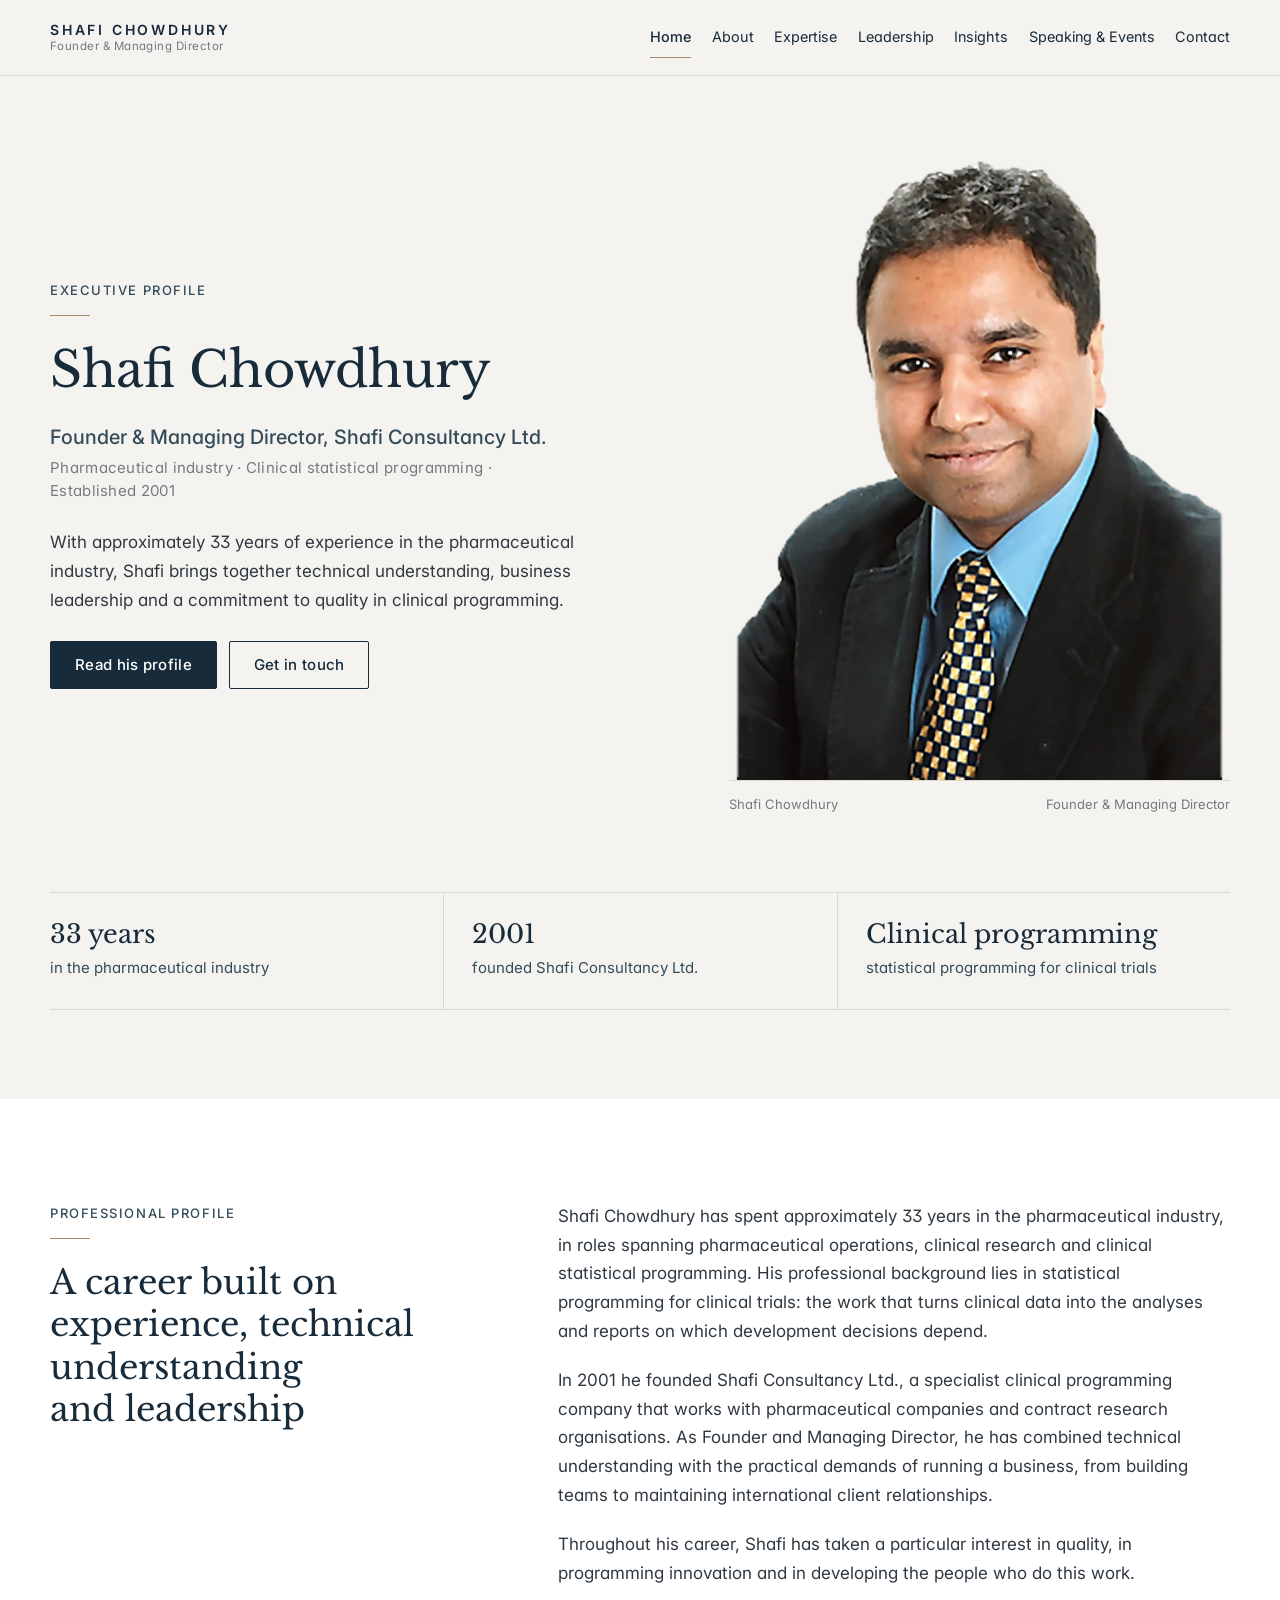
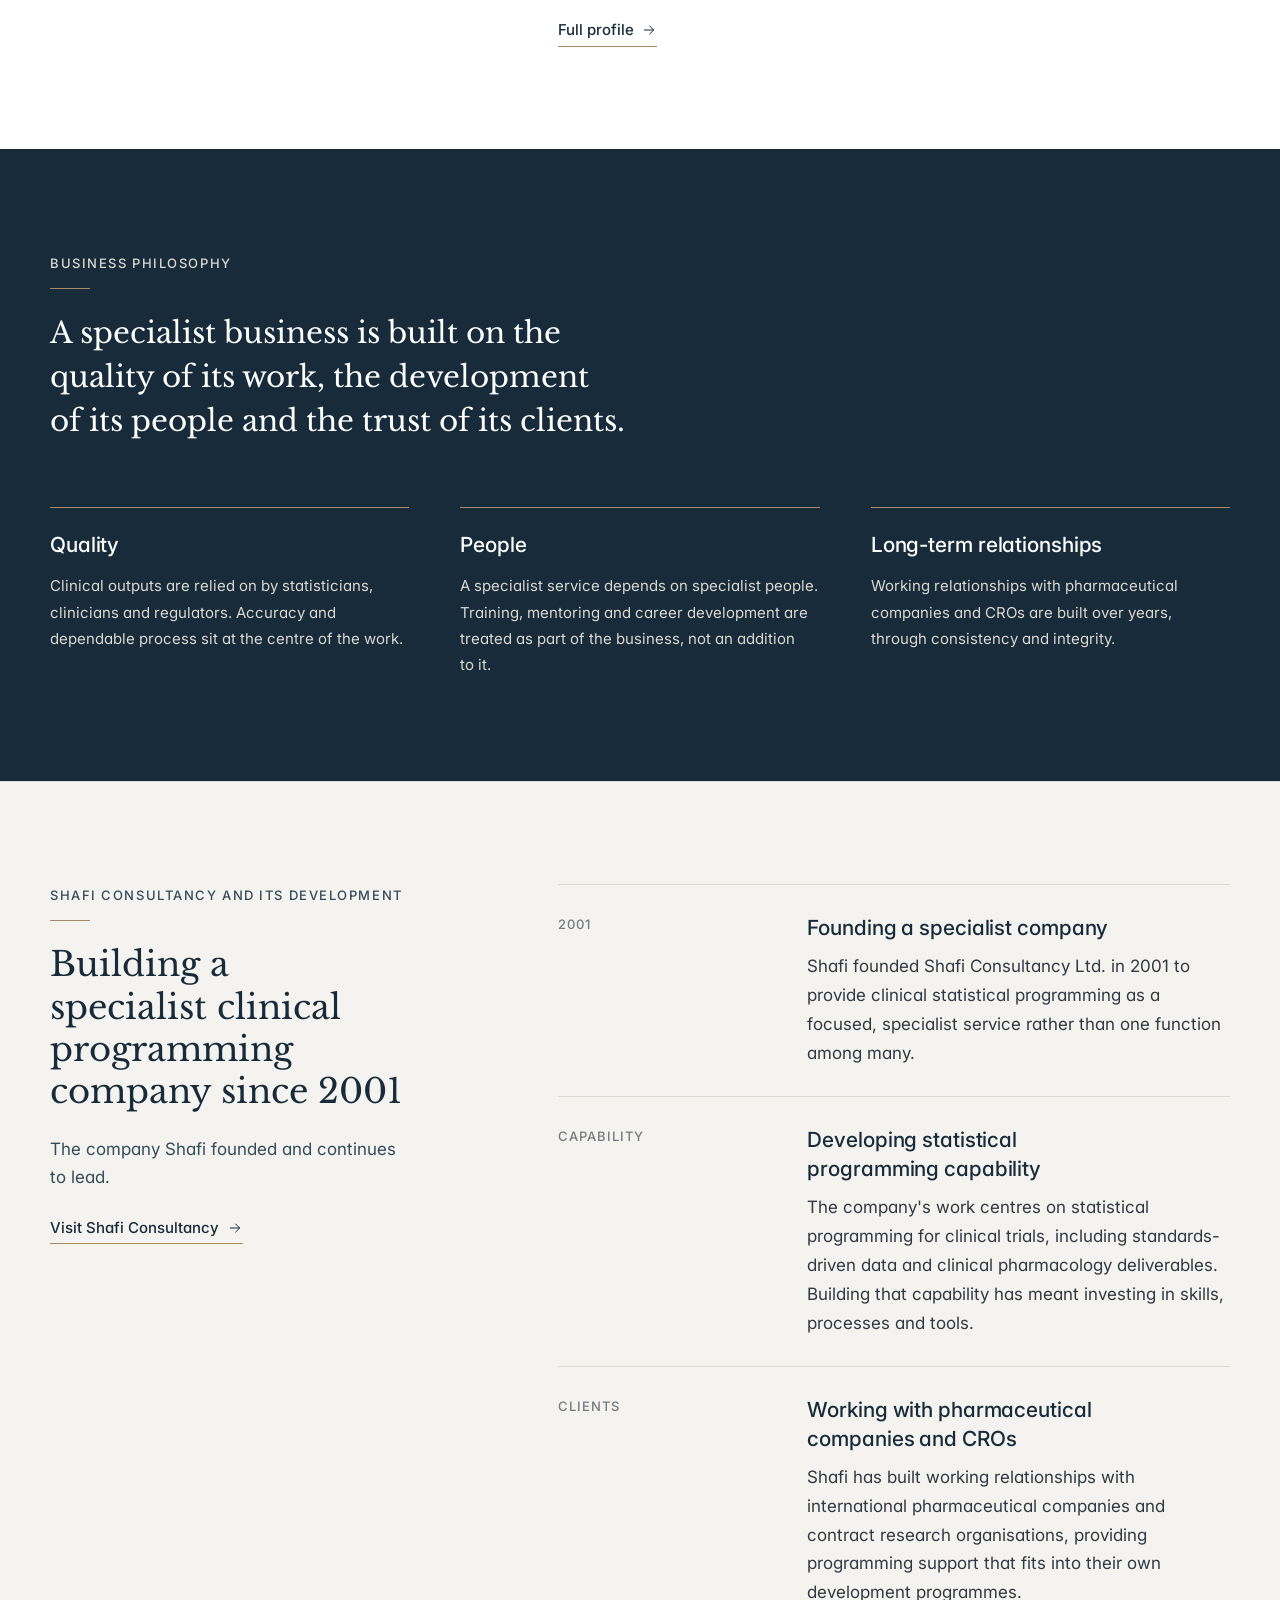
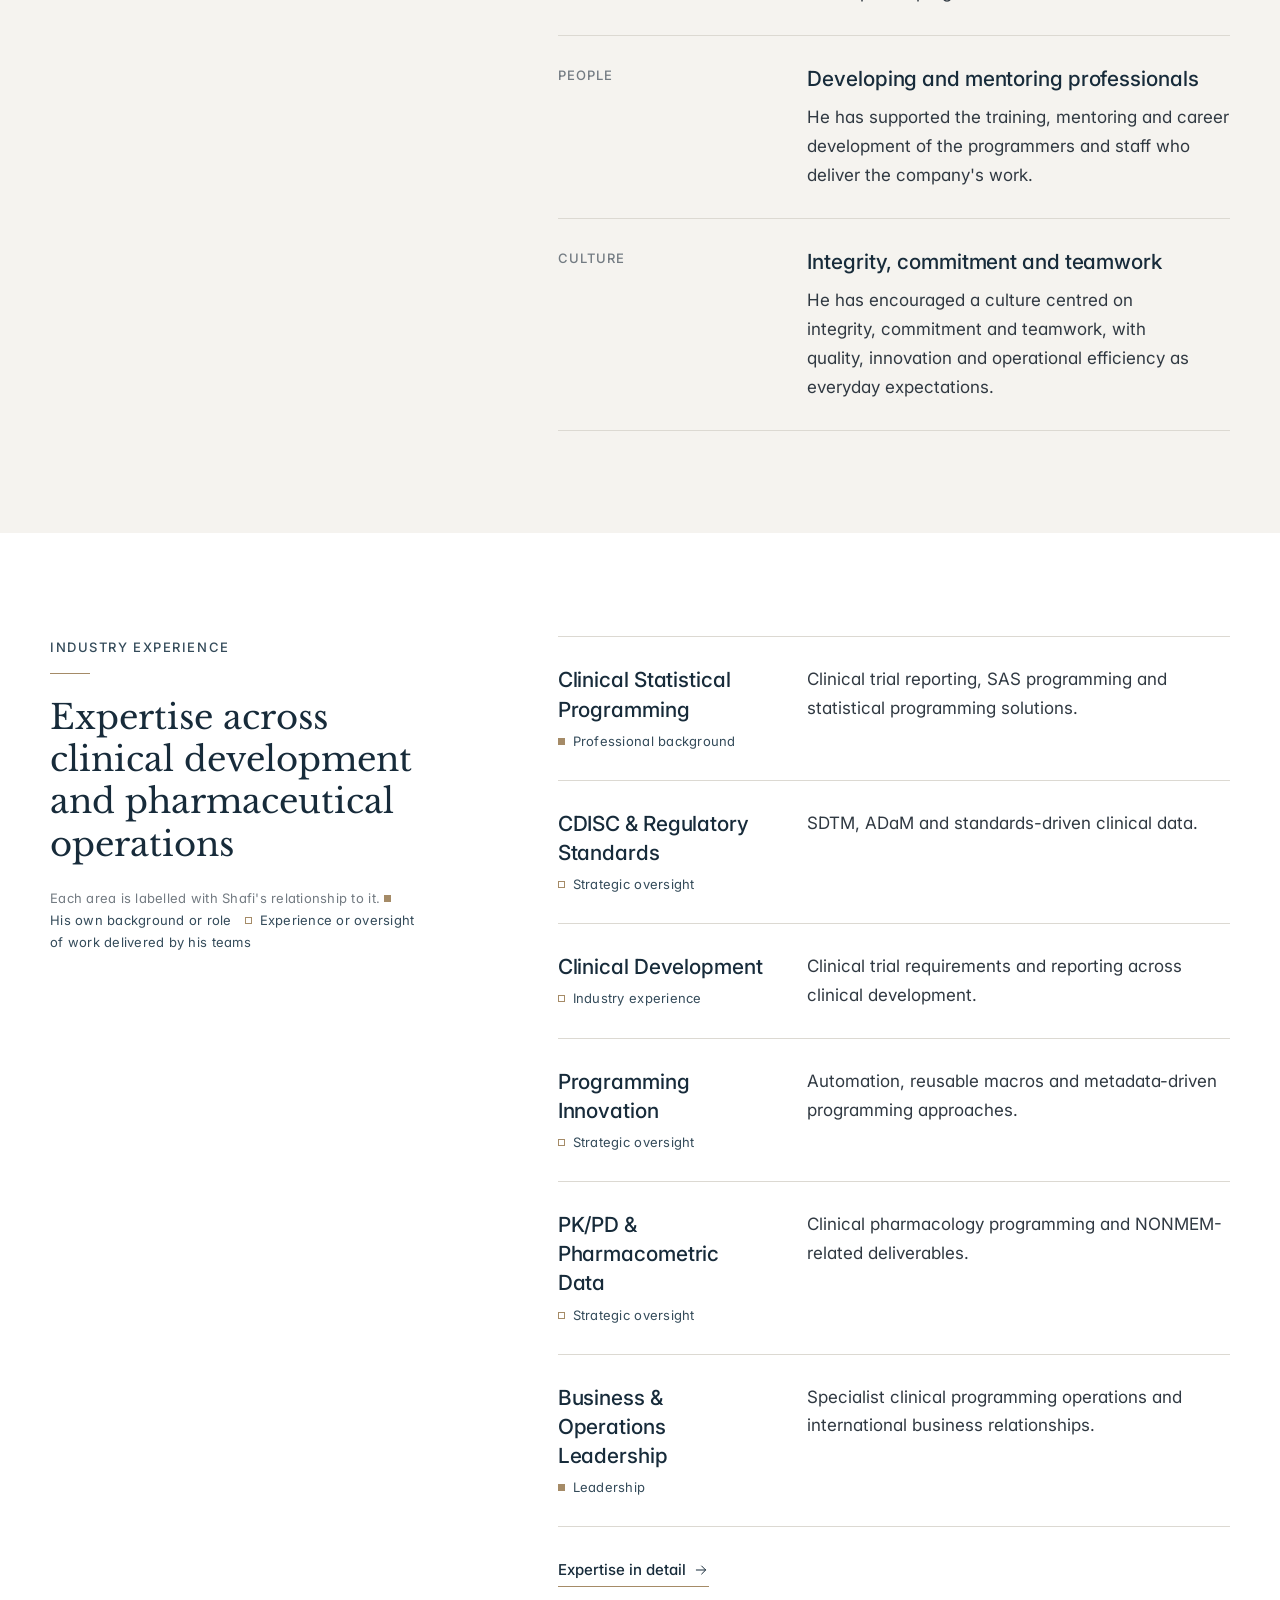
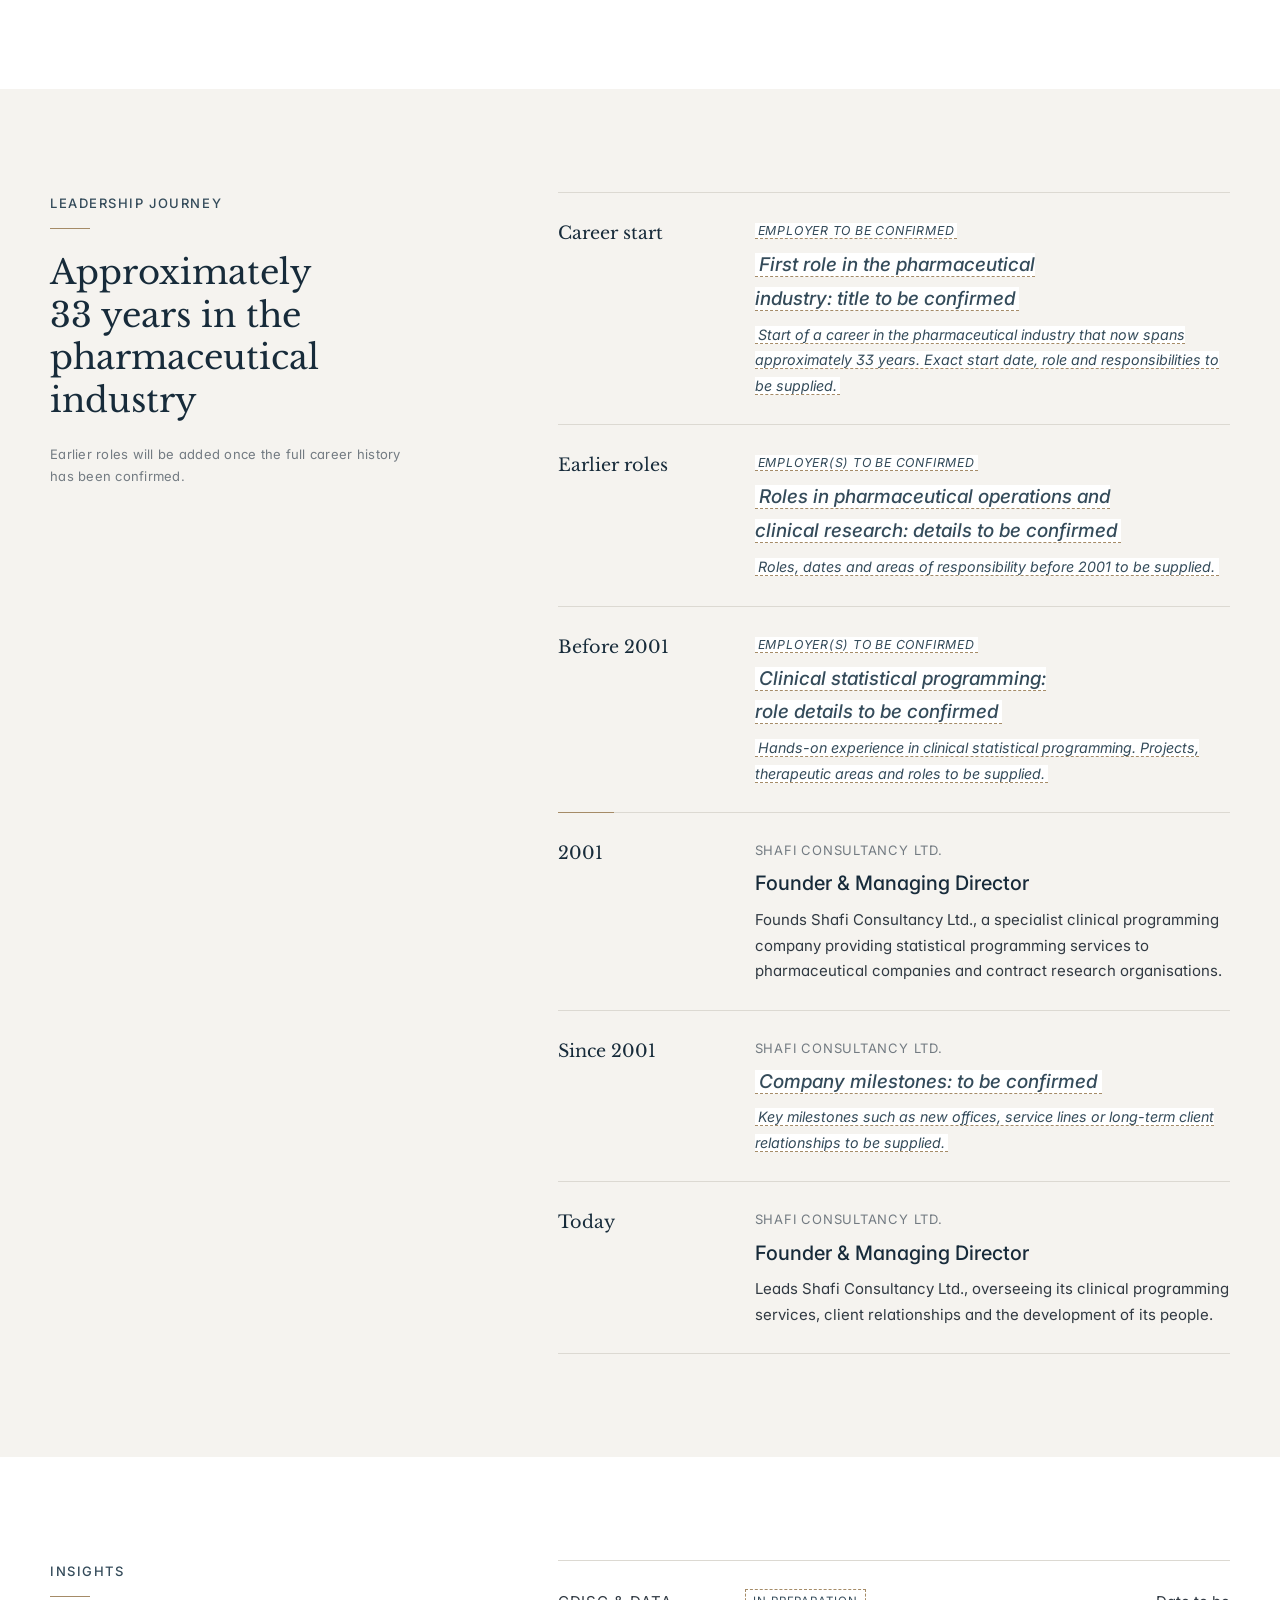
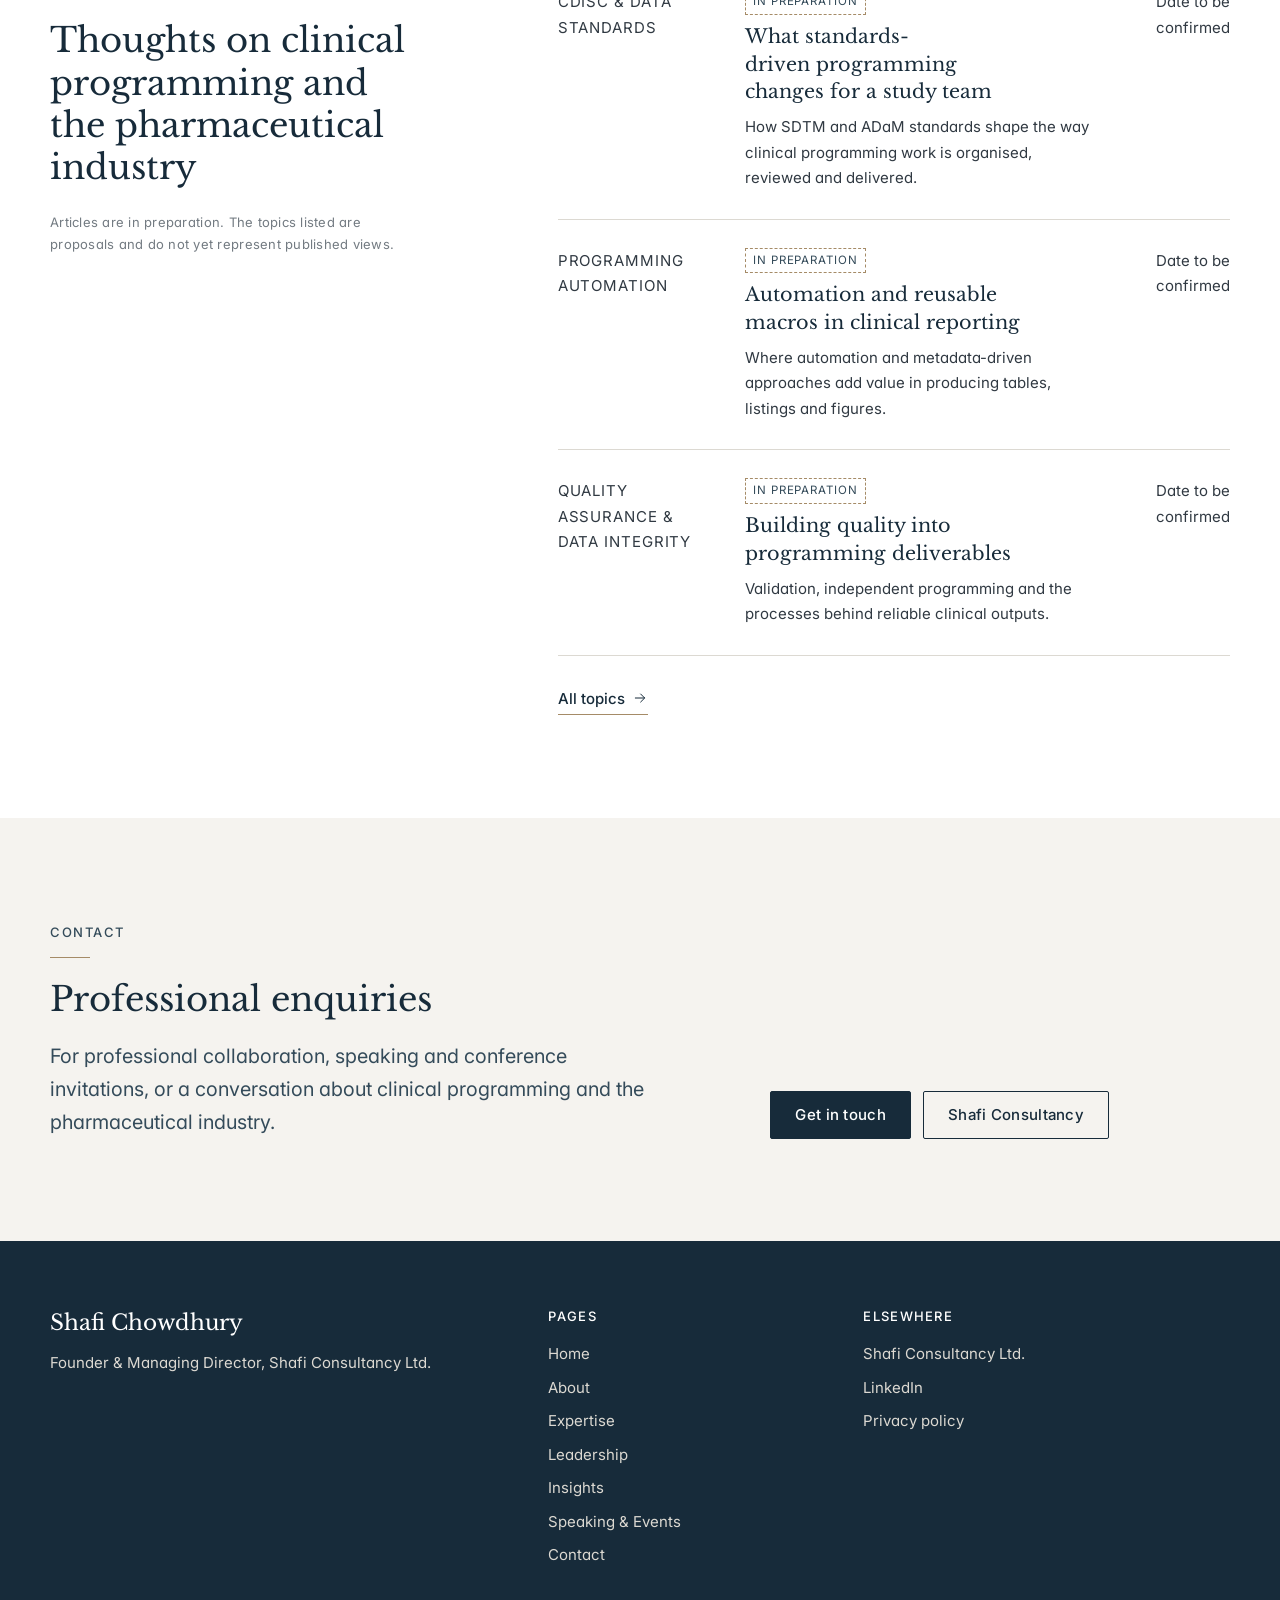
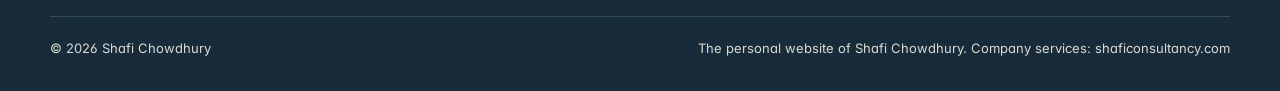
<file: index.html>
<!doctype html>
<html lang="en-GB">
<head>
<meta charset="utf-8">
<meta name="viewport" content="width=device-width, initial-scale=1, viewport-fit=cover">
<title>Shafi Chowdhury | Founder &amp; Managing Director, Shafi Consultancy Ltd.</title>
<meta name="claude:viewport-fit-sides" content="cover">
<meta name="description" content="Shafi Chowdhury is Founder and Managing Director of Shafi Consultancy Ltd., with approximately 33 years in the pharmaceutical industry and a background in clinical statistical programming.">
<link rel="canonical" href="https://www.shafichowdhury.com/">
<meta name="robots" content="index,follow">
<meta name="author" content="Shafi Chowdhury">
<meta name="theme-color" content="#F5F3EF">
<meta property="og:type" content="profile">
<meta property="og:site_name" content="Shafi Chowdhury">
<meta property="og:title" content="Shafi Chowdhury | Founder &amp; Managing Director, Shafi Consultancy Ltd.">
<meta property="og:description" content="Shafi Chowdhury is Founder and Managing Director of Shafi Consultancy Ltd., with approximately 33 years in the pharmaceutical industry and a background in clinical statistical programming.">
<meta property="og:url" content="https://www.shafichowdhury.com/">
<meta property="og:image" content="https://www.shafichowdhury.com/assets/img/og-shafi-chowdhury.jpg">
<meta property="og:image:width" content="1200"><meta property="og:image:height" content="630">
<meta property="og:locale" content="en_GB">
<meta name="twitter:card" content="summary_large_image">
<meta name="twitter:title" content="Shafi Chowdhury | Founder &amp; Managing Director, Shafi Consultancy Ltd.">
<meta name="twitter:description" content="Shafi Chowdhury is Founder and Managing Director of Shafi Consultancy Ltd., with approximately 33 years in the pharmaceutical industry and a background in clinical statistical programming.">
<meta name="twitter:image" content="https://www.shafichowdhury.com/assets/img/og-shafi-chowdhury.jpg">
<link rel="icon" href="assets/img/favicon.svg" type="image/svg+xml">
<link rel="manifest" href="site.webmanifest">
<link rel="preconnect" href="https://fonts.googleapis.com"><link rel="preconnect" href="https://fonts.gstatic.com" crossorigin>
<link rel="stylesheet" href="https://fonts.googleapis.com/css2?family=Inter:wght@400;500;600&family=Libre+Baskerville:ital,wght@0,400;0,700;1,400&display=swap">
<link rel="stylesheet" href="assets/css/site.css">
<script type="application/ld+json">{"@context": "https://schema.org", "@graph": [{"@type": "ProfilePage", "url": "https://www.shafichowdhury.com/", "name": "Shafi Chowdhury", "inLanguage": "en-GB", "mainEntity": {"@id": "https://www.shafichowdhury.com/#person"}, "dateModified": "2026-11-10"}, {"@type": "Person", "@id": "https://www.shafichowdhury.com/#person", "name": "Shafi Chowdhury", "jobTitle": "Founder and Managing Director", "description": "Founder and Managing Director of Shafi Consultancy Ltd., with approximately 33 years of experience in the pharmaceutical industry across clinical statistical programming, clinical research and pharmaceutical operations.", "url": "https://www.shafichowdhury.com/", "image": "https://www.shafichowdhury.com/assets/img/shafi-chowdhury-portrait.jpg", "alumniOf": [{"@type": "CollegeOrUniversity", "name": "Sheffield Hallam University"}, {"@type": "CollegeOrUniversity", "name": "De Montfort University"}], "worksFor": {"@id": "https://www.shafichowdhury.com/#organization"}, "founder": {"@id": "https://www.shafichowdhury.com/#organization"}, "knowsAbout": ["Clinical statistical programming", "Clinical trial reporting", "SAS programming", "CDISC standards", "SDTM", "ADaM", "PK/PD programming", "Pharmaceutical industry", "Contract research organisations", "Business leadership"]}, {"@type": "Organization", "@id": "https://www.shafichowdhury.com/#organization", "name": "Shafi Consultancy Ltd.", "url": "https://www.shaficonsultancy.com/", "foundingDate": "2001", "founder": {"@id": "https://www.shafichowdhury.com/#person"}, "description": "Specialist clinical programming company providing statistical programming services to pharmaceutical companies and contract research organisations."}, {"@type": "WebSite", "url": "https://www.shafichowdhury.com/", "name": "Shafi Chowdhury", "inLanguage": "en-GB", "publisher": {"@id": "https://www.shafichowdhury.com/#person"}}]}</script>
</head>
<body>
<a class="skip-link" href="#main">Skip to content</a>
<header class="site-header">
  <div class="container">
    <a class="wordmark" href="./" aria-label="Shafi Chowdhury, home"><span class="wordmark__name">SHAFI CHOWDHURY</span><span class="wordmark__role">Founder &amp; Managing Director</span></a>
    <button class="menu-toggle" type="button" aria-expanded="false" aria-controls="site-nav"><svg viewBox="0 0 24 24" fill="none" stroke="currentColor" stroke-width="1.5" stroke-linecap="round" stroke-linejoin="round" aria-hidden="true" focusable="false"><path d="M4 8h16M4 16h16"/></svg><span class="menu-toggle__label">Menu</span></button>
    <nav class="nav" id="site-nav" aria-label="Main"><ul class="nav__list"><li><a class="nav__link" href="./" aria-current="page">Home</a></li><li><a class="nav__link" href="about.html">About</a></li><li><a class="nav__link" href="expertise.html">Expertise</a></li><li><a class="nav__link" href="leadership.html">Leadership</a></li><li><a class="nav__link" href="insights.html">Insights</a></li><li><a class="nav__link" href="speaking.html">Speaking & Events</a></li><li><a class="nav__link" href="contact.html">Contact</a></li></ul></nav>
  </div>
</header>
<main id="main" tabindex="-1">

<section class="hero" aria-labelledby="hero-title">
  <div class="container">
    <div class="hero__grid">
      <div class="hero__text">
        <span class="kicker">Executive profile</span>
        <h1 id="hero-title" class="hero__name">Shafi Chowdhury</h1>
        <p class="hero__title">Founder &amp; Managing Director, Shafi Consultancy Ltd.<span>Pharmaceutical industry · Clinical statistical programming · Established 2001</span></p>
        <p class="hero__intro">With approximately 33 years of experience in the pharmaceutical industry, Shafi brings together technical understanding, business leadership and a commitment to quality in clinical programming.</p>
        <div class="actions"><a class="btn" href="about.html">Read his profile</a><a class="btn btn--secondary" href="contact.html">Get in touch</a></div>
      </div>
      <figure class="portrait">
  <div class="portrait__frame"><picture><source srcset="assets/img/shafi-chowdhury-portrait.webp" type="image/webp">
  <img src="assets/img/shafi-chowdhury-portrait.jpg" width="744" height="930" fetchpriority="high" alt="Portrait of Shafi Chowdhury, Founder and Managing Director of Shafi Consultancy Ltd."></picture></div>
  <figcaption><span>Shafi Chowdhury</span><span>Founder &amp; Managing Director</span></figcaption>
</figure>
    </div>
    <div style="margin-top:clamp(48px,6vw,80px)"><div class="facts fade" role="list">
  <div class="fact" role="listitem"><p class="fact__value">33 years</p><p class="fact__label">in the pharmaceutical industry</p></div>
  <div class="fact" role="listitem"><p class="fact__value">2001</p><p class="fact__label">founded Shafi Consultancy Ltd.</p></div>
  <div class="fact" role="listitem"><p class="fact__value">Clinical programming</p><p class="fact__label">statistical programming for clinical trials</p></div>
</div></div>
  </div>
</section>

<section class="section section--white" aria-labelledby="profile-title">
  <div class="container grid-12">
    <div class="col-head"><span class="kicker">Professional profile</span><h2 id="profile-title" class="h2">A career built on experience, technical understanding and leadership</h2></div>
    <div class="col-body"><div class="prose fade"><p>Shafi Chowdhury has spent approximately 33 years in the pharmaceutical industry, in roles spanning pharmaceutical operations, clinical research and clinical statistical programming. His professional background lies in statistical programming for clinical trials: the work that turns clinical data into the analyses and reports on which development decisions depend.</p><p>In 2001 he founded Shafi Consultancy Ltd., a specialist clinical programming company that works with pharmaceutical companies and contract research organisations. As Founder and Managing Director, he has combined technical understanding with the practical demands of running a business, from building teams to maintaining international client relationships.</p><p>Throughout his career, Shafi has taken a particular interest in quality, in programming innovation and in developing the people who do this work.</p></div>
      <p style="margin-top:28px"><a class="more" href="about.html">Full profile <svg viewBox="0 0 24 24" fill="none" stroke="currentColor" stroke-width="1.5" stroke-linecap="round" stroke-linejoin="round" aria-hidden="true" focusable="false"><path d="M5 12h14M13 6l6 6-6 6"/></svg></a></p></div>
  </div>
</section>

<section class="section section--navy" aria-labelledby="philosophy-title">
  <div class="container" style="display:grid;gap:clamp(40px,5vw,64px)">
    <div style="display:grid;gap:22px;max-width:760px"><span class="kicker">Business philosophy</span>
      <h2 id="philosophy-title" class="statement">A specialist business is built on the quality of its work, the development of its people and the trust of its clients.</h2></div>
    <div class="principles"><div class="principle fade"><h3 class="h3">Quality</h3><p>Clinical outputs are relied on by statisticians, clinicians and regulators. Accuracy and dependable process sit at the centre of the work.</p></div><div class="principle fade"><h3 class="h3">People</h3><p>A specialist service depends on specialist people. Training, mentoring and career development are treated as part of the business, not an addition to it.</p></div><div class="principle fade"><h3 class="h3">Long-term relationships</h3><p>Working relationships with pharmaceutical companies and CROs are built over years, through consistency and integrity.</p></div></div>
  </div>
</section>

<section class="section" aria-labelledby="company-title">
  <div class="container grid-12">
    <div class="col-head"><span class="kicker">Shafi Consultancy and its development</span><h2 id="company-title" class="h2">Building a specialist clinical programming company since 2001</h2><p class="lead" style="font-size:var(--fs-body)">The company Shafi founded and continues to lead.</p><div><a class="more" href="https://www.shaficonsultancy.com/" rel="noopener" target="_blank">Visit Shafi Consultancy <svg viewBox="0 0 24 24" fill="none" stroke="currentColor" stroke-width="1.5" stroke-linecap="round" stroke-linejoin="round" aria-hidden="true" focusable="false"><path d="M5 12h14M13 6l6 6-6 6"/></svg></a></div></div>
    <div class="col-body"><ol class="ruled"><li class="row fade">
  <div class="row__k"><span class="label">2001</span></div>
  <div class="row__v"><h3 class="h3">Founding a specialist company</h3><p>Shafi founded Shafi Consultancy Ltd. in 2001 to provide clinical statistical programming as a focused, specialist service rather than one function among many.</p></div>
</li><li class="row fade">
  <div class="row__k"><span class="label">Capability</span></div>
  <div class="row__v"><h3 class="h3">Developing statistical programming capability</h3><p>The company's work centres on statistical programming for clinical trials, including standards-driven data and clinical pharmacology deliverables. Building that capability has meant investing in skills, processes and tools.</p></div>
</li><li class="row fade">
  <div class="row__k"><span class="label">Clients</span></div>
  <div class="row__v"><h3 class="h3">Working with pharmaceutical companies and CROs</h3><p>Shafi has built working relationships with international pharmaceutical companies and contract research organisations, providing programming support that fits into their own development programmes.</p></div>
</li><li class="row fade">
  <div class="row__k"><span class="label">People</span></div>
  <div class="row__v"><h3 class="h3">Developing and mentoring professionals</h3><p>He has supported the training, mentoring and career development of the programmers and staff who deliver the company's work.</p></div>
</li><li class="row fade">
  <div class="row__k"><span class="label">Culture</span></div>
  <div class="row__v"><h3 class="h3">Integrity, commitment and teamwork</h3><p>He has encouraged a culture centred on integrity, commitment and teamwork, with quality, innovation and operational efficiency as everyday expectations.</p></div>
</li></ol></div>
  </div>
</section>

<section class="section section--white" aria-labelledby="exp-title">
  <div class="container grid-12">
    <div class="col-head"><span class="kicker">Industry experience</span><h2 id="exp-title" class="h2">Expertise across clinical development and pharmaceutical operations</h2><p class="meta">Each area is labelled with Shafi's relationship to it. <span class="involvement involvement--own">His own background or role</span>&nbsp;&nbsp; <span class="involvement">Experience or oversight of work delivered by his teams</span></p></div>
    <div class="col-body"><div class="ruled"><article class="row fade" id="clinical-statistical-programming">
  <div class="row__k"><h3 class="h3">Clinical Statistical Programming</h3><span class="involvement involvement--own">Professional background</span></div>
  <div class="row__v"><p>Clinical trial reporting, SAS programming and statistical programming solutions.</p></div>
</article><article class="row fade" id="cdisc-regulatory-standards">
  <div class="row__k"><h3 class="h3">CDISC & Regulatory Standards</h3><span class="involvement">Strategic oversight</span></div>
  <div class="row__v"><p>SDTM, ADaM and standards-driven clinical data.</p></div>
</article><article class="row fade" id="clinical-development">
  <div class="row__k"><h3 class="h3">Clinical Development</h3><span class="involvement">Industry experience</span></div>
  <div class="row__v"><p>Clinical trial requirements and reporting across clinical development.</p></div>
</article><article class="row fade" id="programming-innovation">
  <div class="row__k"><h3 class="h3">Programming Innovation</h3><span class="involvement">Strategic oversight</span></div>
  <div class="row__v"><p>Automation, reusable macros and metadata-driven programming approaches.</p></div>
</article><article class="row fade" id="pk-pd-pharmacometric-data">
  <div class="row__k"><h3 class="h3">PK/PD & Pharmacometric Data</h3><span class="involvement">Strategic oversight</span></div>
  <div class="row__v"><p>Clinical pharmacology programming and NONMEM-related deliverables.</p></div>
</article><article class="row fade" id="business-operations-leadership">
  <div class="row__k"><h3 class="h3">Business & Operations Leadership</h3><span class="involvement involvement--own">Leadership</span></div>
  <div class="row__v"><p>Specialist clinical programming operations and international business relationships.</p></div>
</article></div><p style="margin-top:28px"><a class="more" href="expertise.html">Expertise in detail <svg viewBox="0 0 24 24" fill="none" stroke="currentColor" stroke-width="1.5" stroke-linecap="round" stroke-linejoin="round" aria-hidden="true" focusable="false"><path d="M5 12h14M13 6l6 6-6 6"/></svg></a></p></div>
  </div>
</section>

<section class="section" id="journey" aria-labelledby="journey-title">
  <div class="container grid-12">
    <div class="col-head"><span class="kicker">Leadership journey</span><h2 id="journey-title" class="h2">Approximately 33 years in the pharmaceutical industry</h2><p class="meta">Earlier roles will be added once the full career history has been confirmed.</p></div>
    <div class="col-body"><ol class="timeline" data-timeline>
  <li class="tl"><p class="tl__when">2001</p><div class="tl__body"><p class="tl__org">Shafi Consultancy Ltd.</p><h3 class="tl__title">Founder &amp; Managing Director</h3></div></li>
</ol></div>
  </div>
</section>

<section class="section section--white" aria-labelledby="ins-title">
  <div class="container grid-12">
    <div class="col-head"><span class="kicker">Insights</span><h2 id="ins-title" class="h2">Thoughts on clinical programming and the pharmaceutical industry</h2><p class="meta">Articles are in preparation. The topics listed are proposals and do not yet represent published views.</p></div>
    <div class="col-body"><ul class="articles"><li class="article-row fade" data-category="CDISC &amp; Data Standards">
  <p class="article-row__cat">CDISC &amp; Data Standards</p>
  <div class="article-row__main"><span class="status">In preparation</span><h3><a href="insights/standards-driven-programming.html">What standards-driven programming changes for a study team</a></h3><p>How SDTM and ADaM standards shape the way clinical programming work is organised, reviewed and delivered.</p></div>
  <p class="article-row__date">Date to be confirmed</p>
</li><li class="article-row fade" data-category="Programming Automation">
  <p class="article-row__cat">Programming Automation</p>
  <div class="article-row__main"><span class="status">In preparation</span><h3><a href="insights/automation-in-clinical-reporting.html">Automation and reusable macros in clinical reporting</a></h3><p>Where automation and metadata-driven approaches add value in producing tables, listings and figures.</p></div>
  <p class="article-row__date">Date to be confirmed</p>
</li><li class="article-row fade" data-category="Quality Assurance &amp; Data Integrity">
  <p class="article-row__cat">Quality Assurance &amp; Data Integrity</p>
  <div class="article-row__main"><span class="status">In preparation</span><h3><a href="insights/quality-and-data-integrity.html">Building quality into programming deliverables</a></h3><p>Validation, independent programming and the processes behind reliable clinical outputs.</p></div>
  <p class="article-row__date">Date to be confirmed</p>
</li></ul><p style="margin-top:28px"><a class="more" href="insights.html">All topics <svg viewBox="0 0 24 24" fill="none" stroke="currentColor" stroke-width="1.5" stroke-linecap="round" stroke-linejoin="round" aria-hidden="true" focusable="false"><path d="M5 12h14M13 6l6 6-6 6"/></svg></a></p></div>
  </div>
</section>
<section class="section " aria-labelledby="closing-title">
  <div class="container closing">
    <div style="display:grid;gap:20px"><span class="kicker">Contact</span><h2 id="closing-title" class="h2">Professional enquiries</h2><p class="lead">For professional collaboration, speaking and conference invitations, or a conversation about clinical programming and the pharmaceutical industry.</p></div>
    <div class="actions"><a class="btn" href="contact.html">Get in touch</a><a class="btn btn--secondary" href="https://www.shaficonsultancy.com/" rel="noopener" target="_blank">Shafi Consultancy</a></div>
  </div>
</section>
</main>
<footer class="site-footer">
  <div class="container">
    <div class="footer__grid">
      <div class="footer__brand">
        <p class="footer__name">Shafi Chowdhury</p>
        <p>Founder &amp; Managing Director, Shafi Consultancy Ltd.</p>
      </div>
      <nav aria-label="Footer"><h2>Pages</h2><ul><li><a href="./">Home</a></li><li><a href="about.html">About</a></li><li><a href="expertise.html">Expertise</a></li><li><a href="leadership.html">Leadership</a></li><li><a href="insights.html">Insights</a></li><li><a href="speaking.html">Speaking & Events</a></li><li><a href="contact.html">Contact</a></li></ul></nav>
      <div><h2>Elsewhere</h2><ul>
        <li><a href="https://www.shaficonsultancy.com/" rel="noopener" target="_blank">Shafi Consultancy Ltd.</a></li>
        <li><a href="https://uk.linkedin.com/in/shafi-chowdhury-47b53619" rel="noopener" target="_blank">LinkedIn</a></li>
        <li><a href="privacy.html">Privacy policy</a></li>
      </ul></div>
    </div>
    <div class="footer__bottom">
      <p>© 2026 Shafi Chowdhury</p>
      <p>The personal website of Shafi Chowdhury. Company services: <a href="https://www.shaficonsultancy.com/" rel="noopener" target="_blank">shaficonsultancy.com</a></p>
    </div>
  </div>
</footer>
<button class="to-top" type="button" aria-label="Back to top"><svg viewBox="0 0 24 24" fill="none" stroke="currentColor" stroke-width="1.5" stroke-linecap="round" stroke-linejoin="round" aria-hidden="true" focusable="false"><path d="M12 19V5M6 11l6-6 6 6"/></svg></button>
<script src="assets/js/timeline.js" defer></script>
<script src="assets/js/site.js" defer></script>
</body>
</html>
</file>
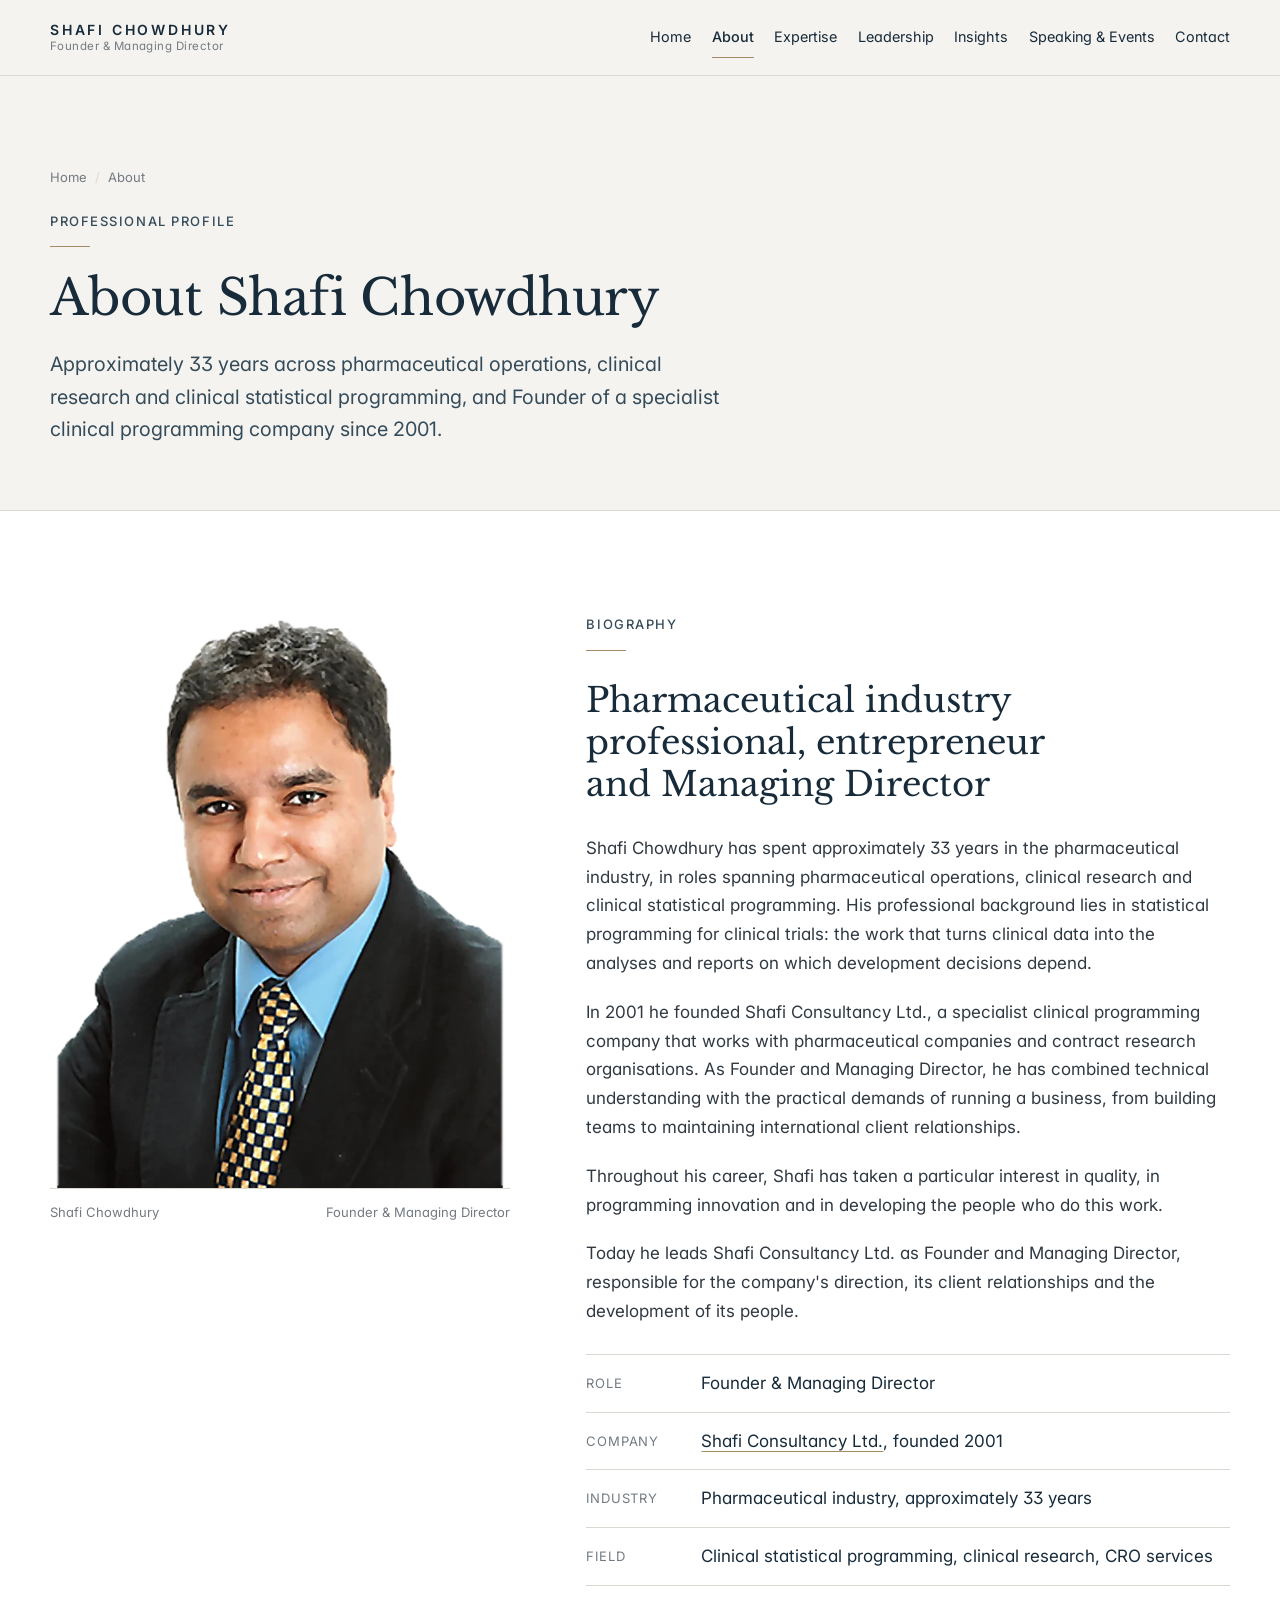
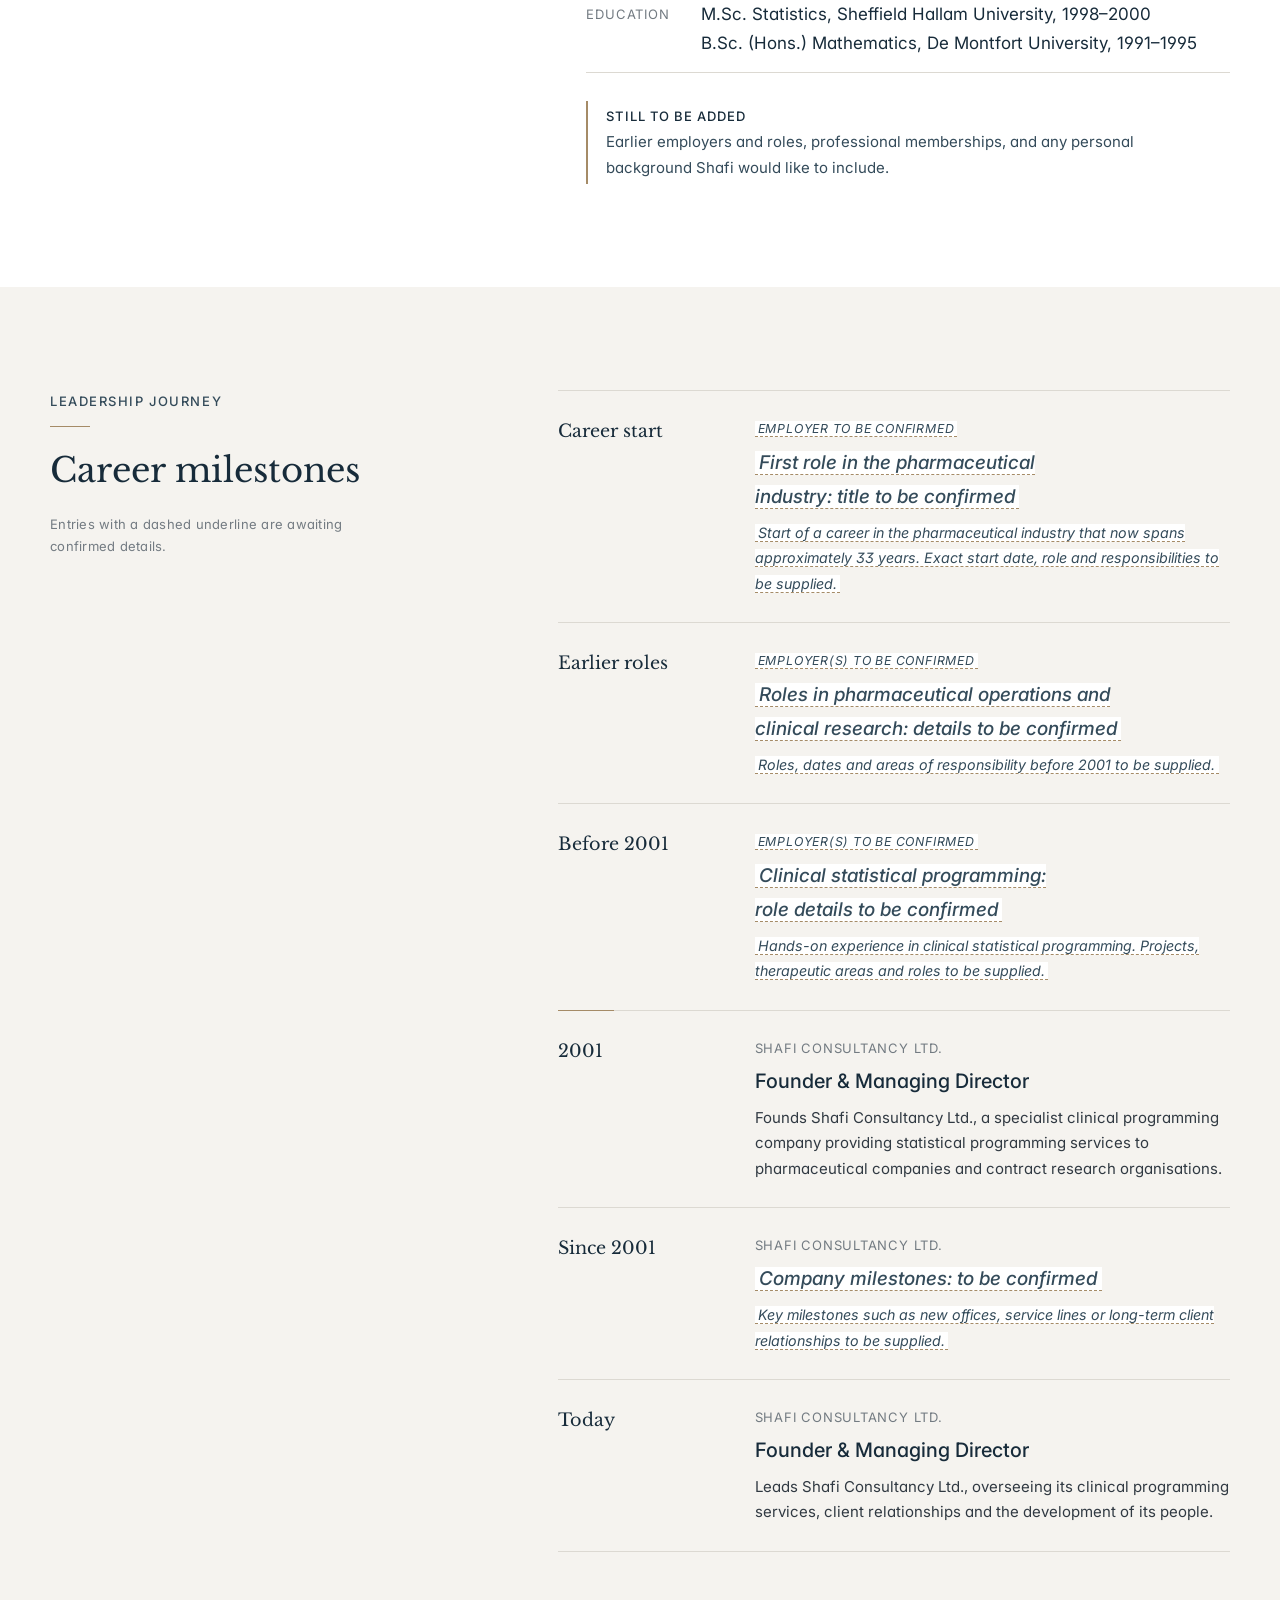
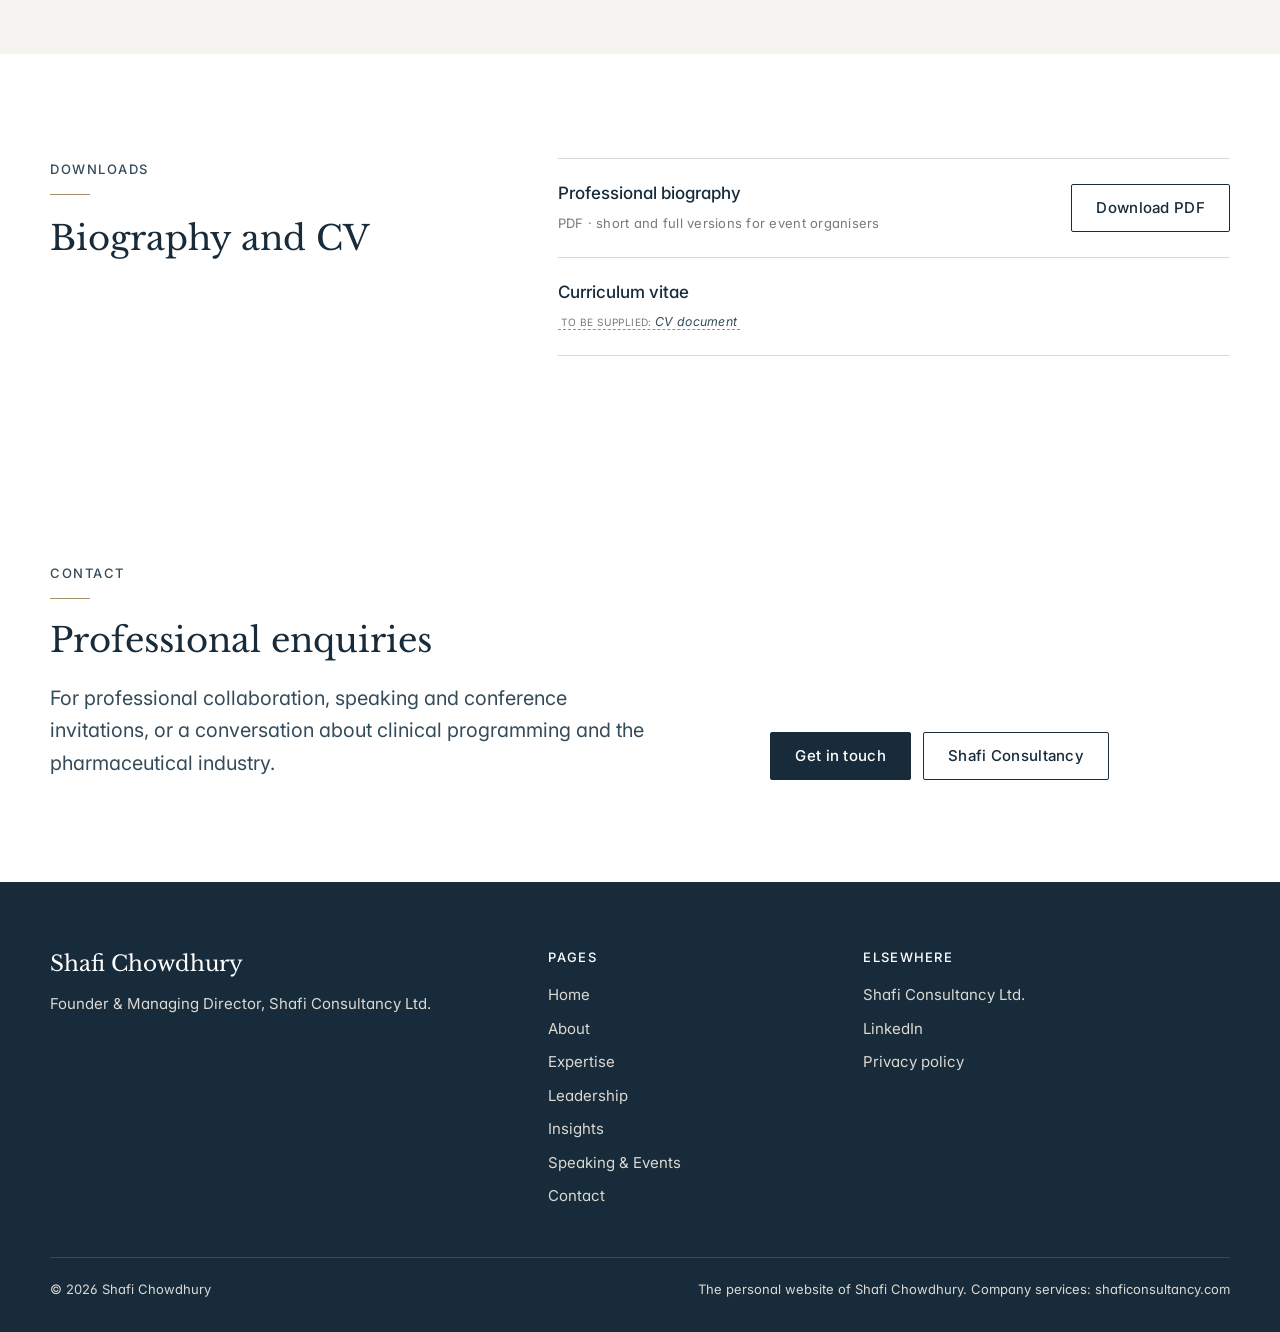
<file: about.html>
<!doctype html>
<html lang="en-GB">
<head>
<meta charset="utf-8">
<meta name="viewport" content="width=device-width, initial-scale=1, viewport-fit=cover">
<title>About Shafi Chowdhury | Founder &amp; Managing Director</title>
<meta name="claude:viewport-fit-sides" content="cover">
<meta name="description" content="Biography of Shafi Chowdhury: approximately 33 years in the pharmaceutical industry, a background in clinical statistical programming, and Founder of Shafi Consultancy Ltd. in 2001.">
<link rel="canonical" href="https://www.shafichowdhury.com/about.html">
<meta name="robots" content="index,follow">
<meta name="author" content="Shafi Chowdhury">
<meta name="theme-color" content="#F5F3EF">
<meta property="og:type" content="profile">
<meta property="og:site_name" content="Shafi Chowdhury">
<meta property="og:title" content="About Shafi Chowdhury | Founder &amp; Managing Director">
<meta property="og:description" content="Biography of Shafi Chowdhury: approximately 33 years in the pharmaceutical industry, a background in clinical statistical programming, and Founder of Shafi Consultancy Ltd. in 2001.">
<meta property="og:url" content="https://www.shafichowdhury.com/about.html">
<meta property="og:image" content="https://www.shafichowdhury.com/assets/img/og-shafi-chowdhury.jpg">
<meta property="og:image:width" content="1200"><meta property="og:image:height" content="630">
<meta property="og:locale" content="en_GB">
<meta name="twitter:card" content="summary_large_image">
<meta name="twitter:title" content="About Shafi Chowdhury | Founder &amp; Managing Director">
<meta name="twitter:description" content="Biography of Shafi Chowdhury: approximately 33 years in the pharmaceutical industry, a background in clinical statistical programming, and Founder of Shafi Consultancy Ltd. in 2001.">
<meta name="twitter:image" content="https://www.shafichowdhury.com/assets/img/og-shafi-chowdhury.jpg">
<link rel="icon" href="assets/img/favicon.svg" type="image/svg+xml">
<link rel="manifest" href="site.webmanifest">
<link rel="preconnect" href="https://fonts.googleapis.com"><link rel="preconnect" href="https://fonts.gstatic.com" crossorigin>
<link rel="stylesheet" href="https://fonts.googleapis.com/css2?family=Inter:wght@400;500;600&family=Libre+Baskerville:ital,wght@0,400;0,700;1,400&display=swap">
<link rel="stylesheet" href="assets/css/site.css">
<script type="application/ld+json">{"@context": "https://schema.org", "@graph": [{"@type": "ProfilePage", "url": "https://www.shafichowdhury.com/about.html", "name": "About Shafi Chowdhury", "inLanguage": "en-GB", "mainEntity": {"@id": "https://www.shafichowdhury.com/#person"}}, {"@type": "Person", "@id": "https://www.shafichowdhury.com/#person", "name": "Shafi Chowdhury", "jobTitle": "Founder and Managing Director", "description": "Founder and Managing Director of Shafi Consultancy Ltd., with approximately 33 years of experience in the pharmaceutical industry across clinical statistical programming, clinical research and pharmaceutical operations.", "url": "https://www.shafichowdhury.com/", "image": "https://www.shafichowdhury.com/assets/img/shafi-chowdhury-portrait.jpg", "alumniOf": [{"@type": "CollegeOrUniversity", "name": "Sheffield Hallam University"}, {"@type": "CollegeOrUniversity", "name": "De Montfort University"}], "worksFor": {"@id": "https://www.shafichowdhury.com/#organization"}, "founder": {"@id": "https://www.shafichowdhury.com/#organization"}, "knowsAbout": ["Clinical statistical programming", "Clinical trial reporting", "SAS programming", "CDISC standards", "SDTM", "ADaM", "PK/PD programming", "Pharmaceutical industry", "Contract research organisations", "Business leadership"]}, {"@type": "Organization", "@id": "https://www.shafichowdhury.com/#organization", "name": "Shafi Consultancy Ltd.", "url": "https://www.shaficonsultancy.com/", "foundingDate": "2001", "founder": {"@id": "https://www.shafichowdhury.com/#person"}, "description": "Specialist clinical programming company providing statistical programming services to pharmaceutical companies and contract research organisations."}, {"@type": "BreadcrumbList", "itemListElement": [{"@type": "ListItem", "position": 1, "name": "Home", "item": "https://www.shafichowdhury.com/"}, {"@type": "ListItem", "position": 2, "name": "About", "item": "https://www.shafichowdhury.com/about.html"}]}]}</script>
</head>
<body>
<a class="skip-link" href="#main">Skip to content</a>
<header class="site-header">
  <div class="container">
    <a class="wordmark" href="./" aria-label="Shafi Chowdhury, home"><span class="wordmark__name">SHAFI CHOWDHURY</span><span class="wordmark__role">Founder &amp; Managing Director</span></a>
    <button class="menu-toggle" type="button" aria-expanded="false" aria-controls="site-nav"><svg viewBox="0 0 24 24" fill="none" stroke="currentColor" stroke-width="1.5" stroke-linecap="round" stroke-linejoin="round" aria-hidden="true" focusable="false"><path d="M4 8h16M4 16h16"/></svg><span class="menu-toggle__label">Menu</span></button>
    <nav class="nav" id="site-nav" aria-label="Main"><ul class="nav__list"><li><a class="nav__link" href="./">Home</a></li><li><a class="nav__link" href="about.html" aria-current="page">About</a></li><li><a class="nav__link" href="expertise.html">Expertise</a></li><li><a class="nav__link" href="leadership.html">Leadership</a></li><li><a class="nav__link" href="insights.html">Insights</a></li><li><a class="nav__link" href="speaking.html">Speaking & Events</a></li><li><a class="nav__link" href="contact.html">Contact</a></li></ul></nav>
  </div>
</header>
<main id="main" tabindex="-1">
<section class="page-head">
  <div class="container"><div class="page-head__inner">
    <ol class="crumbs" aria-label="Breadcrumb"><li><a href="./">Home</a></li><li aria-current="page">About</li></ol>
    <span class="kicker">Professional profile</span>
    <h1 class="h1">About Shafi Chowdhury</h1>
    <p class="lead">Approximately 33 years across pharmaceutical operations, clinical research and clinical statistical programming, and Founder of a specialist clinical programming company since 2001.</p>
  </div></div>
</section>
<section class="section section--white" aria-labelledby="bio-title">
  <div class="container split">
    <figure class="portrait">
  <div class="portrait__frame"><picture><source srcset="assets/img/shafi-chowdhury-portrait.webp" type="image/webp">
  <img src="assets/img/shafi-chowdhury-portrait.jpg" width="744" height="930" loading="lazy" decoding="async" alt="Portrait of Shafi Chowdhury, Founder and Managing Director of Shafi Consultancy Ltd."></picture></div>
  <figcaption><span>Shafi Chowdhury</span><span>Founder &amp; Managing Director</span></figcaption>
</figure>
    <div style="display:grid;gap:28px">
      <span class="kicker">Biography</span>
      <h2 id="bio-title" class="h2">Pharmaceutical industry professional, entrepreneur and Managing Director</h2>
      <div class="prose"><p>Shafi Chowdhury has spent approximately 33 years in the pharmaceutical industry, in roles spanning pharmaceutical operations, clinical research and clinical statistical programming. His professional background lies in statistical programming for clinical trials: the work that turns clinical data into the analyses and reports on which development decisions depend.</p><p>In 2001 he founded Shafi Consultancy Ltd., a specialist clinical programming company that works with pharmaceutical companies and contract research organisations. As Founder and Managing Director, he has combined technical understanding with the practical demands of running a business, from building teams to maintaining international client relationships.</p><p>Throughout his career, Shafi has taken a particular interest in quality, in programming innovation and in developing the people who do this work.</p>
        <p>Today he leads Shafi Consultancy Ltd. as Founder and Managing Director, responsible for the company's direction, its client relationships and the development of its people.</p></div>
      <dl class="glance">
  <dt>Role</dt><dd>Founder &amp; Managing Director</dd>
  <dt>Company</dt><dd><a href="https://www.shaficonsultancy.com/" rel="noopener" target="_blank">Shafi Consultancy Ltd.</a>, founded 2001</dd>
  <dt>Industry</dt><dd>Pharmaceutical industry, approximately 33 years</dd>
  <dt>Field</dt><dd>Clinical statistical programming, clinical research, CRO services</dd>
  <dt>Education</dt><dd>M.Sc. Statistics, Sheffield Hallam University, 1998–2000<br>B.Sc. (Hons.) Mathematics, De Montfort University, 1991–1995</dd>
</dl>
      <p class="note"><b>Still to be added</b>Earlier employers and roles, professional memberships, and any personal background Shafi would like to include.</p>
    </div>
  </div>
</section>

<section class="section" id="journey" aria-labelledby="journey-title">
  <div class="container grid-12">
    <div class="col-head"><span class="kicker">Leadership journey</span><h2 id="journey-title" class="h2">Career milestones</h2><p class="meta">Entries with a dashed underline are awaiting confirmed details.</p></div>
    <div class="col-body"><ol class="timeline" data-timeline>
  <li class="tl"><p class="tl__when">2001</p><div class="tl__body"><p class="tl__org">Shafi Consultancy Ltd.</p><h3 class="tl__title">Founder &amp; Managing Director</h3></div></li>
</ol></div>
  </div>
</section>

<section class="section section--white" aria-labelledby="dl-title">
  <div class="container grid-12">
    <div class="col-head"><span class="kicker">Downloads</span><h2 id="dl-title" class="h2">Biography and CV</h2></div>
    <div class="col-body"><ul class="downloads">
      <li><div><b>Professional biography</b><span class="meta">PDF · short and full versions for event organisers</span></div><a class="btn btn--secondary" href="assets/docs/shafi-chowdhury-biography.pdf" download>Download PDF</a></li>
      <li><div><b>Curriculum vitae</b><span class="meta"><span class="ph">CV document</span></span></div></li>
    </ul></div>
  </div>
</section>
<section class="section section--white" aria-labelledby="closing-title">
  <div class="container closing">
    <div style="display:grid;gap:20px"><span class="kicker">Contact</span><h2 id="closing-title" class="h2">Professional enquiries</h2><p class="lead">For professional collaboration, speaking and conference invitations, or a conversation about clinical programming and the pharmaceutical industry.</p></div>
    <div class="actions"><a class="btn" href="contact.html">Get in touch</a><a class="btn btn--secondary" href="https://www.shaficonsultancy.com/" rel="noopener" target="_blank">Shafi Consultancy</a></div>
  </div>
</section>
</main>
<footer class="site-footer">
  <div class="container">
    <div class="footer__grid">
      <div class="footer__brand">
        <p class="footer__name">Shafi Chowdhury</p>
        <p>Founder &amp; Managing Director, Shafi Consultancy Ltd.</p>
      </div>
      <nav aria-label="Footer"><h2>Pages</h2><ul><li><a href="./">Home</a></li><li><a href="about.html">About</a></li><li><a href="expertise.html">Expertise</a></li><li><a href="leadership.html">Leadership</a></li><li><a href="insights.html">Insights</a></li><li><a href="speaking.html">Speaking & Events</a></li><li><a href="contact.html">Contact</a></li></ul></nav>
      <div><h2>Elsewhere</h2><ul>
        <li><a href="https://www.shaficonsultancy.com/" rel="noopener" target="_blank">Shafi Consultancy Ltd.</a></li>
        <li><a href="https://uk.linkedin.com/in/shafi-chowdhury-47b53619" rel="noopener" target="_blank">LinkedIn</a></li>
        <li><a href="privacy.html">Privacy policy</a></li>
      </ul></div>
    </div>
    <div class="footer__bottom">
      <p>© 2026 Shafi Chowdhury</p>
      <p>The personal website of Shafi Chowdhury. Company services: <a href="https://www.shaficonsultancy.com/" rel="noopener" target="_blank">shaficonsultancy.com</a></p>
    </div>
  </div>
</footer>
<button class="to-top" type="button" aria-label="Back to top"><svg viewBox="0 0 24 24" fill="none" stroke="currentColor" stroke-width="1.5" stroke-linecap="round" stroke-linejoin="round" aria-hidden="true" focusable="false"><path d="M12 19V5M6 11l6-6 6 6"/></svg></button>
<script src="assets/js/timeline.js" defer></script>
<script src="assets/js/site.js" defer></script>
</body>
</html>
</file>
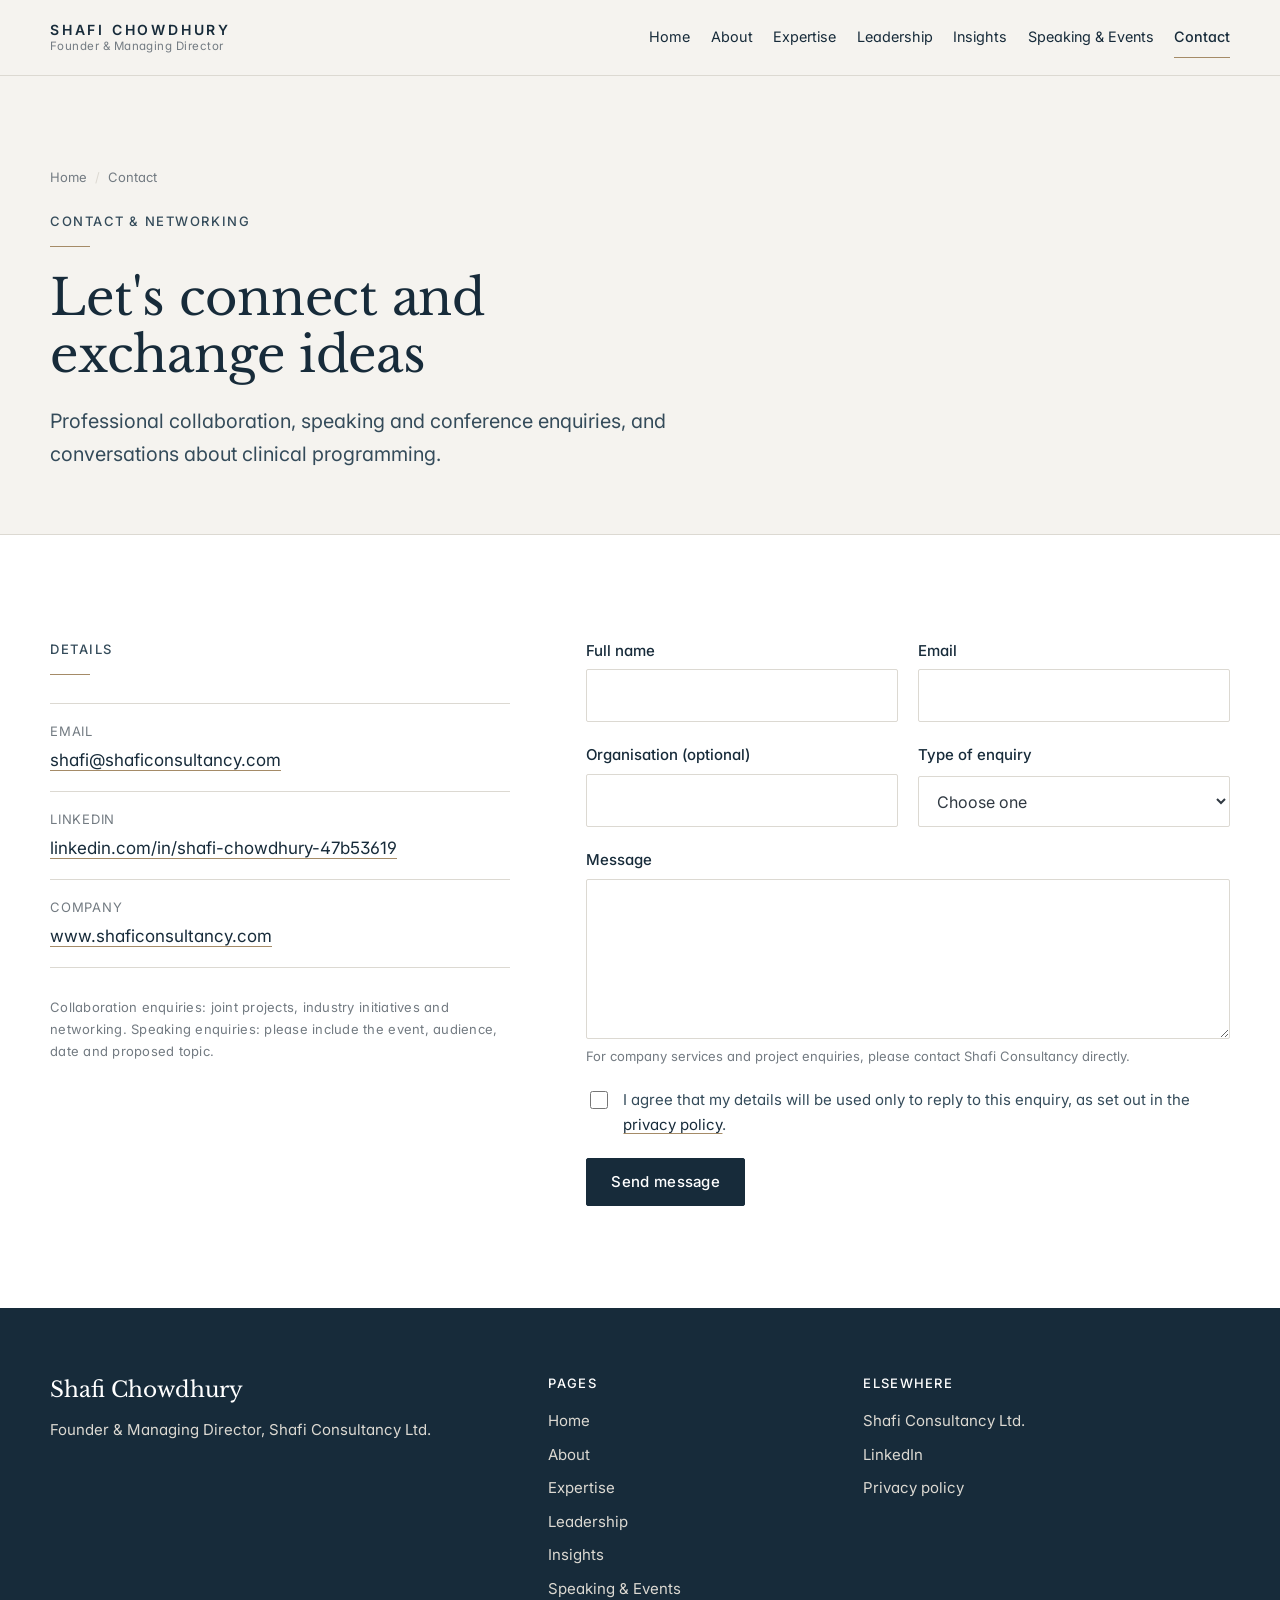
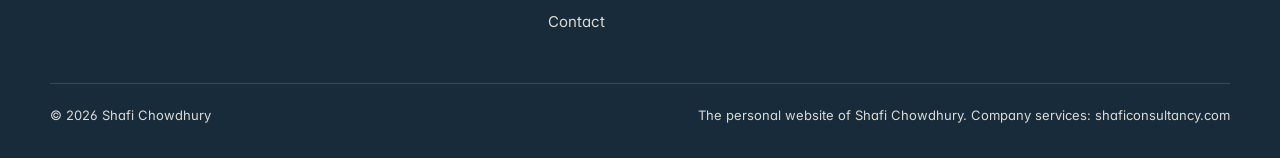
<file: contact.html>
<!doctype html>
<html lang="en-GB">
<head>
<meta charset="utf-8">
<meta name="viewport" content="width=device-width, initial-scale=1, viewport-fit=cover">
<title>Contact | Shafi Chowdhury</title>
<meta name="claude:viewport-fit-sides" content="cover">
<meta name="description" content="Contact Shafi Chowdhury for professional collaboration, speaking and conference enquiries.">
<link rel="canonical" href="https://www.shafichowdhury.com/contact.html">
<meta name="robots" content="index,follow">
<meta name="author" content="Shafi Chowdhury">
<meta name="theme-color" content="#F5F3EF">
<meta property="og:type" content="profile">
<meta property="og:site_name" content="Shafi Chowdhury">
<meta property="og:title" content="Contact | Shafi Chowdhury">
<meta property="og:description" content="Contact Shafi Chowdhury for professional collaboration, speaking and conference enquiries.">
<meta property="og:url" content="https://www.shafichowdhury.com/contact.html">
<meta property="og:image" content="https://www.shafichowdhury.com/assets/img/og-shafi-chowdhury.jpg">
<meta property="og:image:width" content="1200"><meta property="og:image:height" content="630">
<meta property="og:locale" content="en_GB">
<meta name="twitter:card" content="summary_large_image">
<meta name="twitter:title" content="Contact | Shafi Chowdhury">
<meta name="twitter:description" content="Contact Shafi Chowdhury for professional collaboration, speaking and conference enquiries.">
<meta name="twitter:image" content="https://www.shafichowdhury.com/assets/img/og-shafi-chowdhury.jpg">
<link rel="icon" href="assets/img/favicon.svg" type="image/svg+xml">
<link rel="manifest" href="site.webmanifest">
<link rel="preconnect" href="https://fonts.googleapis.com"><link rel="preconnect" href="https://fonts.gstatic.com" crossorigin>
<link rel="stylesheet" href="https://fonts.googleapis.com/css2?family=Inter:wght@400;500;600&family=Libre+Baskerville:ital,wght@0,400;0,700;1,400&display=swap">
<link rel="stylesheet" href="assets/css/site.css">
<script type="application/ld+json">{"@context": "https://schema.org", "@graph": [{"@type": "ContactPage", "url": "https://www.shafichowdhury.com/contact.html", "name": "Contact Shafi Chowdhury", "about": {"@id": "https://www.shafichowdhury.com/#person"}}, {"@type": "Person", "@id": "https://www.shafichowdhury.com/#person", "name": "Shafi Chowdhury", "jobTitle": "Founder and Managing Director", "description": "Founder and Managing Director of Shafi Consultancy Ltd., with approximately 33 years of experience in the pharmaceutical industry across clinical statistical programming, clinical research and pharmaceutical operations.", "url": "https://www.shafichowdhury.com/", "image": "https://www.shafichowdhury.com/assets/img/shafi-chowdhury-portrait.jpg", "alumniOf": [{"@type": "CollegeOrUniversity", "name": "Sheffield Hallam University"}, {"@type": "CollegeOrUniversity", "name": "De Montfort University"}], "worksFor": {"@id": "https://www.shafichowdhury.com/#organization"}, "founder": {"@id": "https://www.shafichowdhury.com/#organization"}, "knowsAbout": ["Clinical statistical programming", "Clinical trial reporting", "SAS programming", "CDISC standards", "SDTM", "ADaM", "PK/PD programming", "Pharmaceutical industry", "Contract research organisations", "Business leadership"]}, {"@type": "BreadcrumbList", "itemListElement": [{"@type": "ListItem", "position": 1, "name": "Home", "item": "https://www.shafichowdhury.com/"}, {"@type": "ListItem", "position": 2, "name": "Contact", "item": "https://www.shafichowdhury.com/contact.html"}]}]}</script>
</head>
<body>
<a class="skip-link" href="#main">Skip to content</a>
<header class="site-header">
  <div class="container">
    <a class="wordmark" href="./" aria-label="Shafi Chowdhury, home"><span class="wordmark__name">SHAFI CHOWDHURY</span><span class="wordmark__role">Founder &amp; Managing Director</span></a>
    <button class="menu-toggle" type="button" aria-expanded="false" aria-controls="site-nav"><svg viewBox="0 0 24 24" fill="none" stroke="currentColor" stroke-width="1.5" stroke-linecap="round" stroke-linejoin="round" aria-hidden="true" focusable="false"><path d="M4 8h16M4 16h16"/></svg><span class="menu-toggle__label">Menu</span></button>
    <nav class="nav" id="site-nav" aria-label="Main"><ul class="nav__list"><li><a class="nav__link" href="./">Home</a></li><li><a class="nav__link" href="about.html">About</a></li><li><a class="nav__link" href="expertise.html">Expertise</a></li><li><a class="nav__link" href="leadership.html">Leadership</a></li><li><a class="nav__link" href="insights.html">Insights</a></li><li><a class="nav__link" href="speaking.html">Speaking & Events</a></li><li><a class="nav__link" href="contact.html" aria-current="page">Contact</a></li></ul></nav>
  </div>
</header>
<main id="main" tabindex="-1">
<section class="page-head">
  <div class="container"><div class="page-head__inner">
    <ol class="crumbs" aria-label="Breadcrumb"><li><a href="./">Home</a></li><li aria-current="page">Contact</li></ol>
    <span class="kicker">Contact &amp; networking</span>
    <h1 class="h1">Let's connect and exchange ideas</h1>
    <p class="lead">Professional collaboration, speaking and conference enquiries, and conversations about clinical programming.</p>
  </div></div>
</section>
<section class="section section--white" aria-label="Contact details and enquiry form">
  <div class="container contact">
    <div style="display:grid;gap:28px;align-content:start">
      <span class="kicker">Details</span>
      <dl class="details">
  <div><dt>Email</dt><dd><a href="mailto:shafi@shaficonsultancy.com">shafi@shaficonsultancy.com</a></dd></div>
  <div><dt>LinkedIn</dt><dd><a href="https://uk.linkedin.com/in/shafi-chowdhury-47b53619" rel="noopener" target="_blank">linkedin.com/in/shafi-chowdhury-47b53619</a></dd></div>
  <div><dt>Company</dt><dd><a href="https://www.shaficonsultancy.com/" rel="noopener" target="_blank">www.shaficonsultancy.com</a></dd></div>
</dl>
      <p class="meta">Collaboration enquiries: joint projects, industry initiatives and networking. Speaking enquiries: please include the event, audience, date and proposed topic.</p>
    </div>
    <form class="form" data-contact-form novalidate aria-label="Enquiry form">
  <div class="form__row">
    <div class="field"><label for="name">Full name</label><input id="name" name="name" type="text" autocomplete="name" required aria-describedby="name-error"><p class="field__error" id="name-error" aria-live="polite"></p></div>
    <div class="field"><label for="email">Email</label><input id="email" name="email" type="email" autocomplete="email" required aria-describedby="email-error"><p class="field__error" id="email-error" aria-live="polite"></p></div>
  </div>
  <div class="form__row">
    <div class="field"><label for="organisation">Organisation (optional)</label><input id="organisation" name="organisation" type="text" autocomplete="organization"></div>
    <div class="field"><label for="topic">Type of enquiry</label>
      <select id="topic" name="topic" required aria-describedby="topic-error">
        <option value="">Choose one</option><option>Professional collaboration</option><option>Speaking or conference invitation</option><option>Media or interview request</option><option>General enquiry</option>
      </select><p class="field__error" id="topic-error" aria-live="polite"></p></div>
  </div>
  <div class="field"><label for="message">Message</label><textarea id="message" name="message" required aria-describedby="message-hint message-error"></textarea>
    <p class="field__hint" id="message-hint">For company services and project enquiries, please contact Shafi Consultancy directly.</p><p class="field__error" id="message-error" aria-live="polite"></p></div>
  <label class="hp" aria-hidden="true">Website<input name="website" type="text" tabindex="-1" autocomplete="off"></label>
  <div class="check"><input id="consent" name="consent" type="checkbox" aria-describedby="consent-error"><label for="consent">I agree that my details will be used only to reply to this enquiry, as set out in the <a href="privacy.html">privacy policy</a>.</label></div>
  <p class="field__error" id="consent-error" aria-live="polite"></p>
  <div><button class="btn" type="submit">Send message</button></div>
  <p class="form__status" role="status" hidden></p>
</form>
  </div>
</section>
</main>
<footer class="site-footer">
  <div class="container">
    <div class="footer__grid">
      <div class="footer__brand">
        <p class="footer__name">Shafi Chowdhury</p>
        <p>Founder &amp; Managing Director, Shafi Consultancy Ltd.</p>
      </div>
      <nav aria-label="Footer"><h2>Pages</h2><ul><li><a href="./">Home</a></li><li><a href="about.html">About</a></li><li><a href="expertise.html">Expertise</a></li><li><a href="leadership.html">Leadership</a></li><li><a href="insights.html">Insights</a></li><li><a href="speaking.html">Speaking & Events</a></li><li><a href="contact.html">Contact</a></li></ul></nav>
      <div><h2>Elsewhere</h2><ul>
        <li><a href="https://www.shaficonsultancy.com/" rel="noopener" target="_blank">Shafi Consultancy Ltd.</a></li>
        <li><a href="https://uk.linkedin.com/in/shafi-chowdhury-47b53619" rel="noopener" target="_blank">LinkedIn</a></li>
        <li><a href="privacy.html">Privacy policy</a></li>
      </ul></div>
    </div>
    <div class="footer__bottom">
      <p>© 2026 Shafi Chowdhury</p>
      <p>The personal website of Shafi Chowdhury. Company services: <a href="https://www.shaficonsultancy.com/" rel="noopener" target="_blank">shaficonsultancy.com</a></p>
    </div>
  </div>
</footer>
<button class="to-top" type="button" aria-label="Back to top"><svg viewBox="0 0 24 24" fill="none" stroke="currentColor" stroke-width="1.5" stroke-linecap="round" stroke-linejoin="round" aria-hidden="true" focusable="false"><path d="M12 19V5M6 11l6-6 6 6"/></svg></button>
<script src="assets/js/site.js" defer></script>
</body>
</html>
</file>
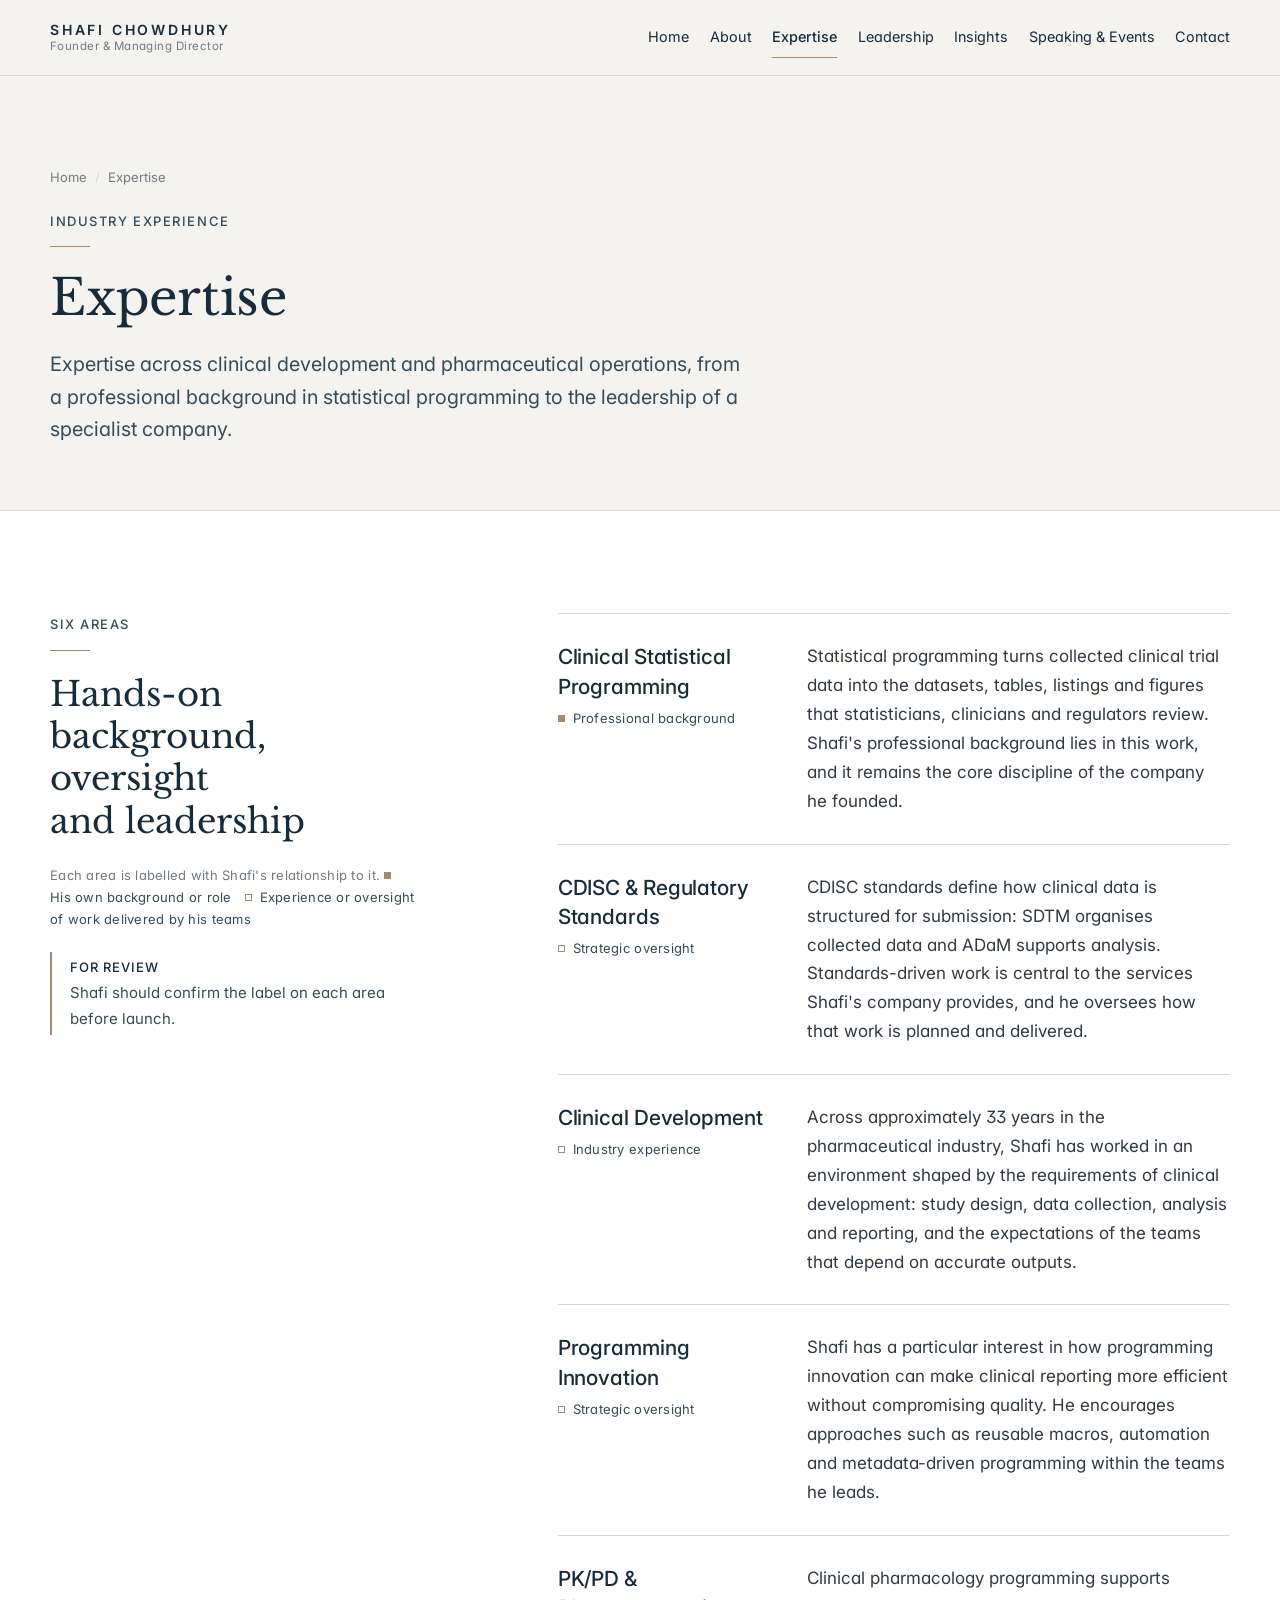
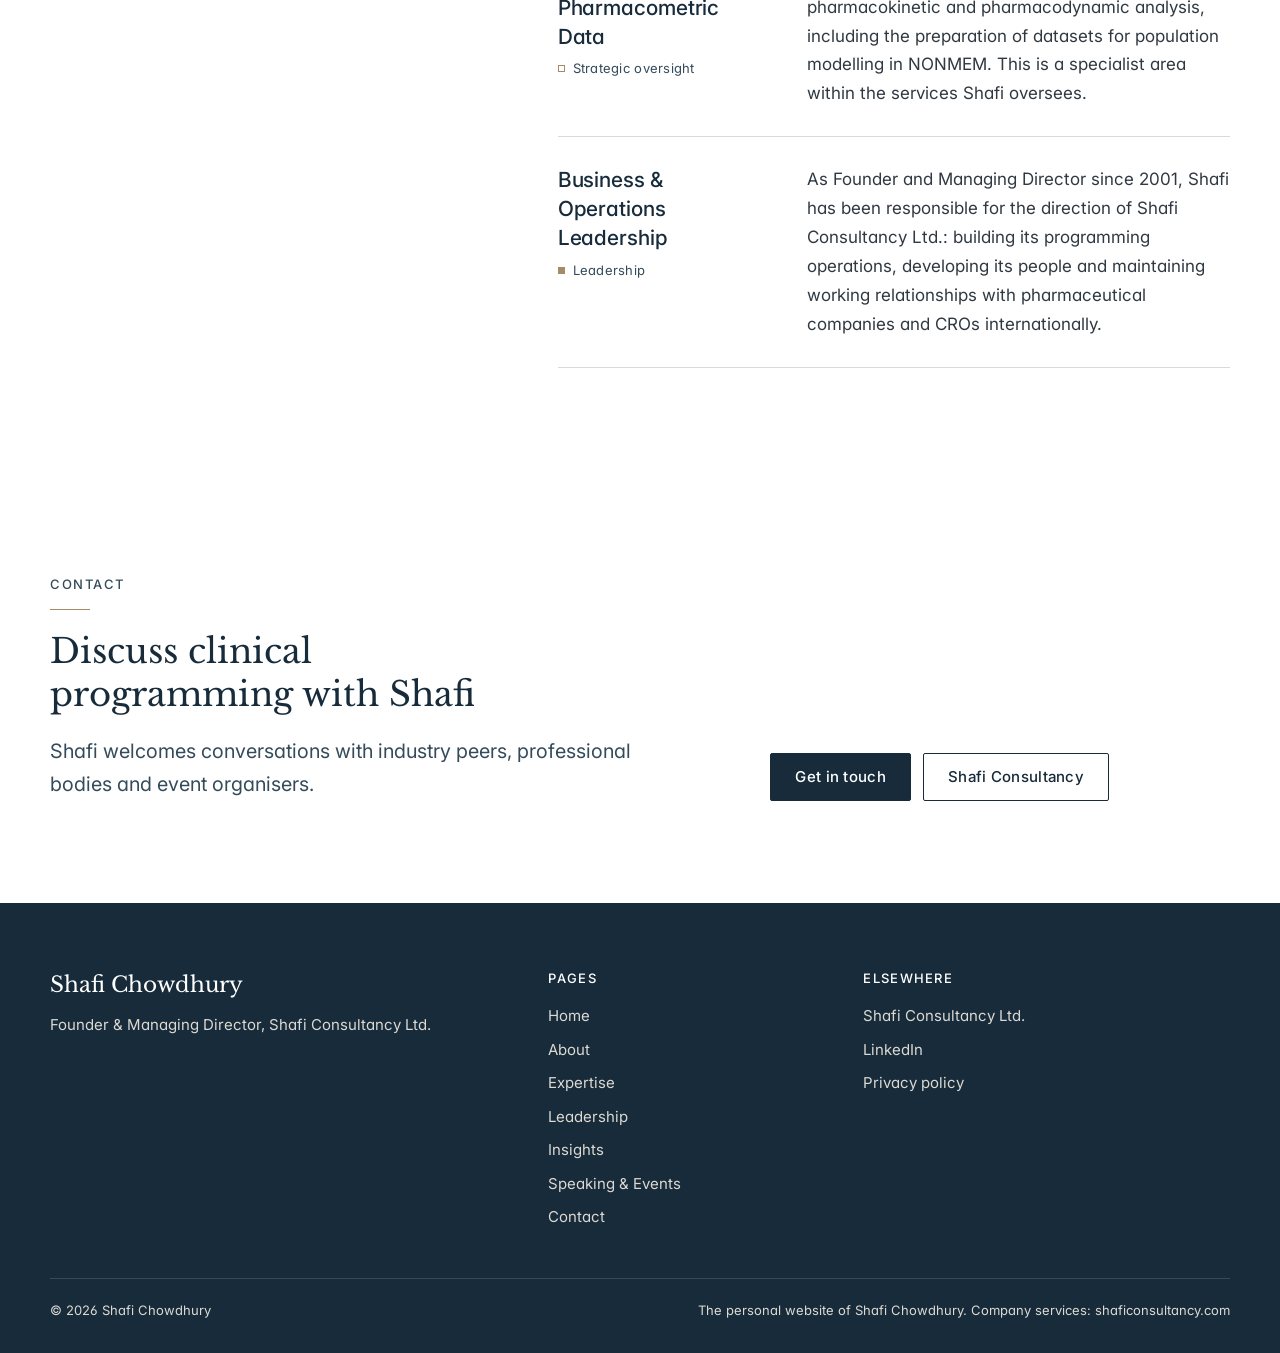
<file: expertise.html>
<!doctype html>
<html lang="en-GB">
<head>
<meta charset="utf-8">
<meta name="viewport" content="width=device-width, initial-scale=1, viewport-fit=cover">
<title>Expertise | Shafi Chowdhury, Clinical Statistical Programming</title>
<meta name="claude:viewport-fit-sides" content="cover">
<meta name="description" content="Shafi Chowdhury&#x27;s areas of expertise: clinical statistical programming, CDISC standards, clinical development, programming innovation, PK/PD data and business leadership.">
<link rel="canonical" href="https://www.shafichowdhury.com/expertise.html">
<meta name="robots" content="index,follow">
<meta name="author" content="Shafi Chowdhury">
<meta name="theme-color" content="#F5F3EF">
<meta property="og:type" content="profile">
<meta property="og:site_name" content="Shafi Chowdhury">
<meta property="og:title" content="Expertise | Shafi Chowdhury, Clinical Statistical Programming">
<meta property="og:description" content="Shafi Chowdhury&#x27;s areas of expertise: clinical statistical programming, CDISC standards, clinical development, programming innovation, PK/PD data and business leadership.">
<meta property="og:url" content="https://www.shafichowdhury.com/expertise.html">
<meta property="og:image" content="https://www.shafichowdhury.com/assets/img/og-shafi-chowdhury.jpg">
<meta property="og:image:width" content="1200"><meta property="og:image:height" content="630">
<meta property="og:locale" content="en_GB">
<meta name="twitter:card" content="summary_large_image">
<meta name="twitter:title" content="Expertise | Shafi Chowdhury, Clinical Statistical Programming">
<meta name="twitter:description" content="Shafi Chowdhury&#x27;s areas of expertise: clinical statistical programming, CDISC standards, clinical development, programming innovation, PK/PD data and business leadership.">
<meta name="twitter:image" content="https://www.shafichowdhury.com/assets/img/og-shafi-chowdhury.jpg">
<link rel="icon" href="assets/img/favicon.svg" type="image/svg+xml">
<link rel="manifest" href="site.webmanifest">
<link rel="preconnect" href="https://fonts.googleapis.com"><link rel="preconnect" href="https://fonts.gstatic.com" crossorigin>
<link rel="stylesheet" href="https://fonts.googleapis.com/css2?family=Inter:wght@400;500;600&family=Libre+Baskerville:ital,wght@0,400;0,700;1,400&display=swap">
<link rel="stylesheet" href="assets/css/site.css">
<script type="application/ld+json">{"@context": "https://schema.org", "@graph": [{"@type": "Person", "@id": "https://www.shafichowdhury.com/#person", "name": "Shafi Chowdhury", "jobTitle": "Founder and Managing Director", "description": "Founder and Managing Director of Shafi Consultancy Ltd., with approximately 33 years of experience in the pharmaceutical industry across clinical statistical programming, clinical research and pharmaceutical operations.", "url": "https://www.shafichowdhury.com/", "image": "https://www.shafichowdhury.com/assets/img/shafi-chowdhury-portrait.jpg", "alumniOf": [{"@type": "CollegeOrUniversity", "name": "Sheffield Hallam University"}, {"@type": "CollegeOrUniversity", "name": "De Montfort University"}], "worksFor": {"@id": "https://www.shafichowdhury.com/#organization"}, "founder": {"@id": "https://www.shafichowdhury.com/#organization"}, "knowsAbout": ["Clinical statistical programming", "Clinical trial reporting", "SAS programming", "CDISC standards", "SDTM", "ADaM", "PK/PD programming", "Pharmaceutical industry", "Contract research organisations", "Business leadership"]}, {"@type": "BreadcrumbList", "itemListElement": [{"@type": "ListItem", "position": 1, "name": "Home", "item": "https://www.shafichowdhury.com/"}, {"@type": "ListItem", "position": 2, "name": "Expertise", "item": "https://www.shafichowdhury.com/expertise.html"}]}]}</script>
</head>
<body>
<a class="skip-link" href="#main">Skip to content</a>
<header class="site-header">
  <div class="container">
    <a class="wordmark" href="./" aria-label="Shafi Chowdhury, home"><span class="wordmark__name">SHAFI CHOWDHURY</span><span class="wordmark__role">Founder &amp; Managing Director</span></a>
    <button class="menu-toggle" type="button" aria-expanded="false" aria-controls="site-nav"><svg viewBox="0 0 24 24" fill="none" stroke="currentColor" stroke-width="1.5" stroke-linecap="round" stroke-linejoin="round" aria-hidden="true" focusable="false"><path d="M4 8h16M4 16h16"/></svg><span class="menu-toggle__label">Menu</span></button>
    <nav class="nav" id="site-nav" aria-label="Main"><ul class="nav__list"><li><a class="nav__link" href="./">Home</a></li><li><a class="nav__link" href="about.html">About</a></li><li><a class="nav__link" href="expertise.html" aria-current="page">Expertise</a></li><li><a class="nav__link" href="leadership.html">Leadership</a></li><li><a class="nav__link" href="insights.html">Insights</a></li><li><a class="nav__link" href="speaking.html">Speaking & Events</a></li><li><a class="nav__link" href="contact.html">Contact</a></li></ul></nav>
  </div>
</header>
<main id="main" tabindex="-1">
<section class="page-head">
  <div class="container"><div class="page-head__inner">
    <ol class="crumbs" aria-label="Breadcrumb"><li><a href="./">Home</a></li><li aria-current="page">Expertise</li></ol>
    <span class="kicker">Industry experience</span>
    <h1 class="h1">Expertise</h1>
    <p class="lead">Expertise across clinical development and pharmaceutical operations, from a professional background in statistical programming to the leadership of a specialist company.</p>
  </div></div>
</section>
<section class="section section--white" aria-labelledby="areas-title">
  <div class="container grid-12">
    <div class="col-head"><span class="kicker">Six areas</span><h2 id="areas-title" class="h2">Hands-on background, oversight and leadership</h2><p class="meta">Each area is labelled with Shafi's relationship to it. <span class="involvement involvement--own">His own background or role</span>&nbsp;&nbsp; <span class="involvement">Experience or oversight of work delivered by his teams</span></p><p class="note"><b>For review</b>Shafi should confirm the label on each area before launch.</p></div>
    <div class="col-body"><div class="ruled"><article class="row fade" id="clinical-statistical-programming">
  <div class="row__k"><h3 class="h3">Clinical Statistical Programming</h3><span class="involvement involvement--own">Professional background</span></div>
  <div class="row__v"><p>Statistical programming turns collected clinical trial data into the datasets, tables, listings and figures that statisticians, clinicians and regulators review. Shafi's professional background lies in this work, and it remains the core discipline of the company he founded.</p></div>
</article><article class="row fade" id="cdisc-regulatory-standards">
  <div class="row__k"><h3 class="h3">CDISC & Regulatory Standards</h3><span class="involvement">Strategic oversight</span></div>
  <div class="row__v"><p>CDISC standards define how clinical data is structured for submission: SDTM organises collected data and ADaM supports analysis. Standards-driven work is central to the services Shafi's company provides, and he oversees how that work is planned and delivered.</p></div>
</article><article class="row fade" id="clinical-development">
  <div class="row__k"><h3 class="h3">Clinical Development</h3><span class="involvement">Industry experience</span></div>
  <div class="row__v"><p>Across approximately 33 years in the pharmaceutical industry, Shafi has worked in an environment shaped by the requirements of clinical development: study design, data collection, analysis and reporting, and the expectations of the teams that depend on accurate outputs.</p></div>
</article><article class="row fade" id="programming-innovation">
  <div class="row__k"><h3 class="h3">Programming Innovation</h3><span class="involvement">Strategic oversight</span></div>
  <div class="row__v"><p>Shafi has a particular interest in how programming innovation can make clinical reporting more efficient without compromising quality. He encourages approaches such as reusable macros, automation and metadata-driven programming within the teams he leads.</p></div>
</article><article class="row fade" id="pk-pd-pharmacometric-data">
  <div class="row__k"><h3 class="h3">PK/PD & Pharmacometric Data</h3><span class="involvement">Strategic oversight</span></div>
  <div class="row__v"><p>Clinical pharmacology programming supports pharmacokinetic and pharmacodynamic analysis, including the preparation of datasets for population modelling in NONMEM. This is a specialist area within the services Shafi oversees.</p></div>
</article><article class="row fade" id="business-operations-leadership">
  <div class="row__k"><h3 class="h3">Business & Operations Leadership</h3><span class="involvement involvement--own">Leadership</span></div>
  <div class="row__v"><p>As Founder and Managing Director since 2001, Shafi has been responsible for the direction of Shafi Consultancy Ltd.: building its programming operations, developing its people and maintaining working relationships with pharmaceutical companies and CROs internationally.</p></div>
</article></div></div>
  </div>
</section><section class="section section--white" aria-labelledby="closing-title">
  <div class="container closing">
    <div style="display:grid;gap:20px"><span class="kicker">Contact</span><h2 id="closing-title" class="h2">Discuss clinical programming with Shafi</h2><p class="lead">Shafi welcomes conversations with industry peers, professional bodies and event organisers.</p></div>
    <div class="actions"><a class="btn" href="contact.html">Get in touch</a><a class="btn btn--secondary" href="https://www.shaficonsultancy.com/" rel="noopener" target="_blank">Shafi Consultancy</a></div>
  </div>
</section>
</main>
<footer class="site-footer">
  <div class="container">
    <div class="footer__grid">
      <div class="footer__brand">
        <p class="footer__name">Shafi Chowdhury</p>
        <p>Founder &amp; Managing Director, Shafi Consultancy Ltd.</p>
      </div>
      <nav aria-label="Footer"><h2>Pages</h2><ul><li><a href="./">Home</a></li><li><a href="about.html">About</a></li><li><a href="expertise.html">Expertise</a></li><li><a href="leadership.html">Leadership</a></li><li><a href="insights.html">Insights</a></li><li><a href="speaking.html">Speaking & Events</a></li><li><a href="contact.html">Contact</a></li></ul></nav>
      <div><h2>Elsewhere</h2><ul>
        <li><a href="https://www.shaficonsultancy.com/" rel="noopener" target="_blank">Shafi Consultancy Ltd.</a></li>
        <li><a href="https://uk.linkedin.com/in/shafi-chowdhury-47b53619" rel="noopener" target="_blank">LinkedIn</a></li>
        <li><a href="privacy.html">Privacy policy</a></li>
      </ul></div>
    </div>
    <div class="footer__bottom">
      <p>© 2026 Shafi Chowdhury</p>
      <p>The personal website of Shafi Chowdhury. Company services: <a href="https://www.shaficonsultancy.com/" rel="noopener" target="_blank">shaficonsultancy.com</a></p>
    </div>
  </div>
</footer>
<button class="to-top" type="button" aria-label="Back to top"><svg viewBox="0 0 24 24" fill="none" stroke="currentColor" stroke-width="1.5" stroke-linecap="round" stroke-linejoin="round" aria-hidden="true" focusable="false"><path d="M12 19V5M6 11l6-6 6 6"/></svg></button>
<script src="assets/js/site.js" defer></script>
</body>
</html>
</file>
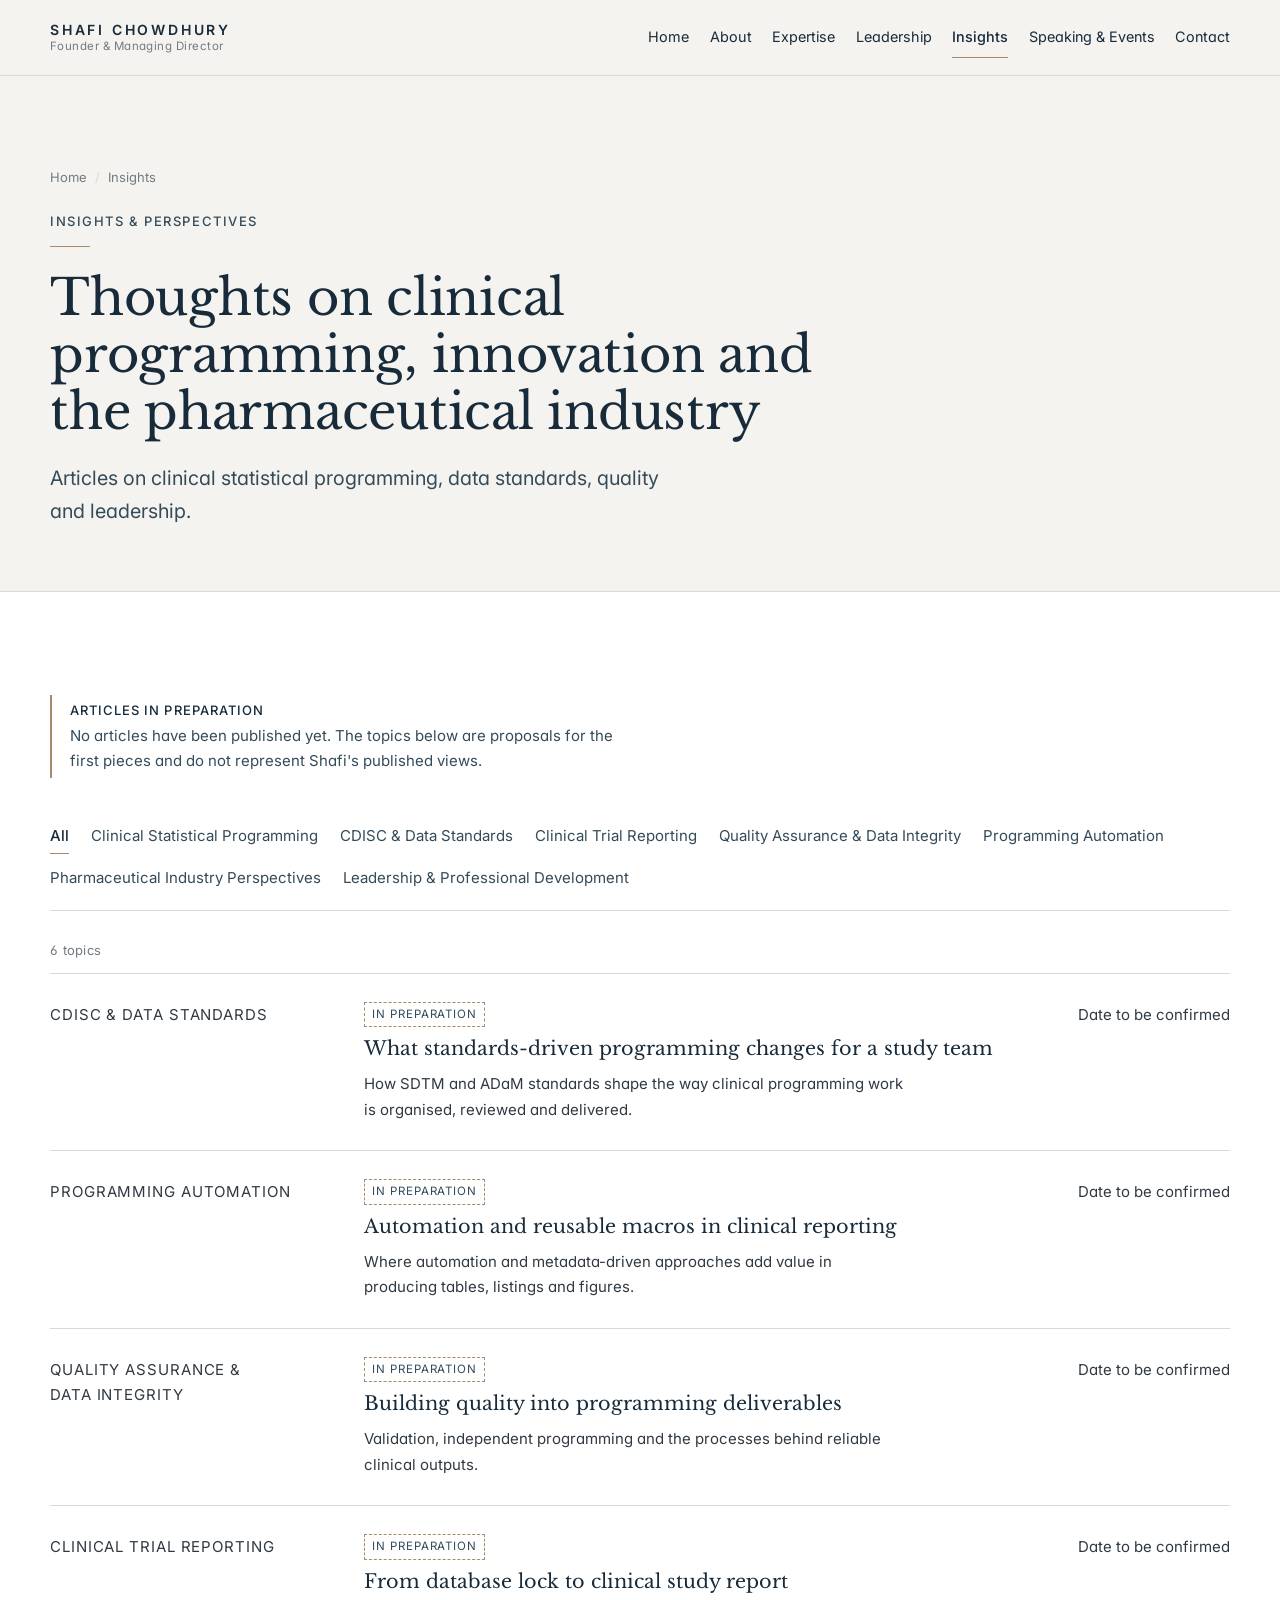
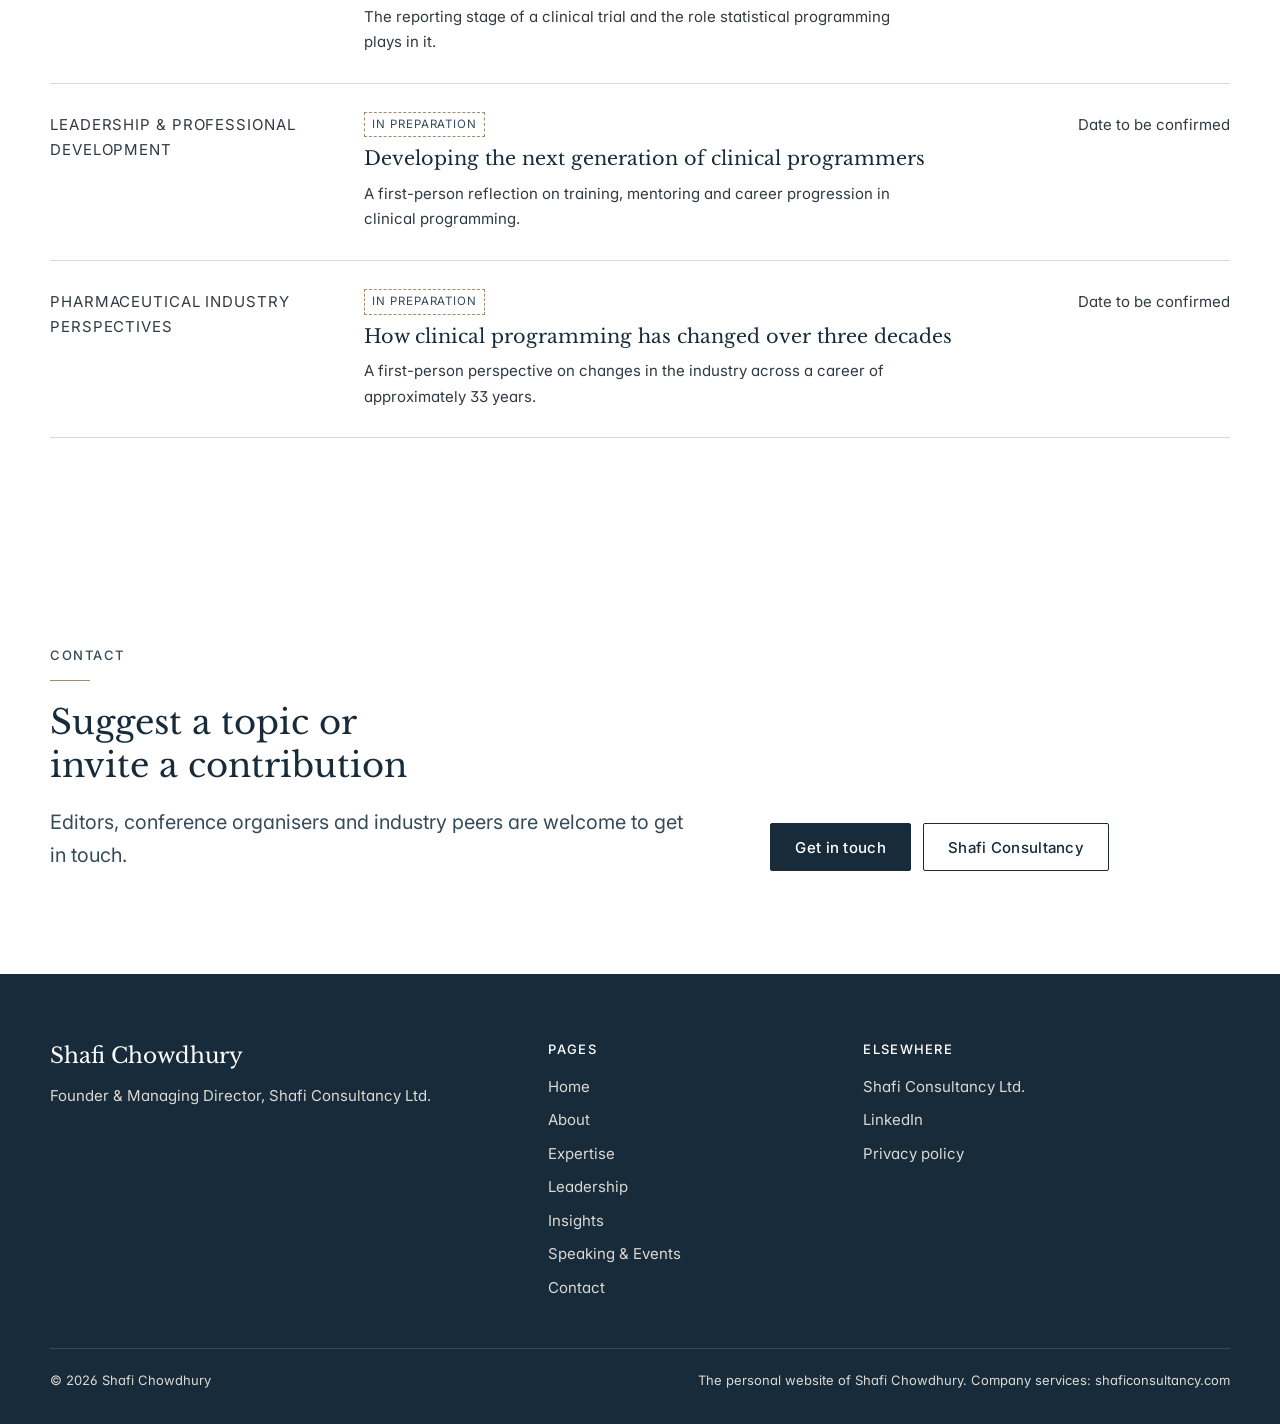
<file: insights.html>
<!doctype html>
<html lang="en-GB">
<head>
<meta charset="utf-8">
<meta name="viewport" content="width=device-width, initial-scale=1, viewport-fit=cover">
<title>Insights | Shafi Chowdhury on Clinical Programming</title>
<meta name="claude:viewport-fit-sides" content="cover">
<meta name="description" content="Articles and perspectives by Shafi Chowdhury on clinical statistical programming, CDISC standards, clinical trial reporting, quality and leadership.">
<link rel="canonical" href="https://www.shafichowdhury.com/insights.html">
<meta name="robots" content="index,follow">
<meta name="author" content="Shafi Chowdhury">
<meta name="theme-color" content="#F5F3EF">
<meta property="og:type" content="profile">
<meta property="og:site_name" content="Shafi Chowdhury">
<meta property="og:title" content="Insights | Shafi Chowdhury on Clinical Programming">
<meta property="og:description" content="Articles and perspectives by Shafi Chowdhury on clinical statistical programming, CDISC standards, clinical trial reporting, quality and leadership.">
<meta property="og:url" content="https://www.shafichowdhury.com/insights.html">
<meta property="og:image" content="https://www.shafichowdhury.com/assets/img/og-shafi-chowdhury.jpg">
<meta property="og:image:width" content="1200"><meta property="og:image:height" content="630">
<meta property="og:locale" content="en_GB">
<meta name="twitter:card" content="summary_large_image">
<meta name="twitter:title" content="Insights | Shafi Chowdhury on Clinical Programming">
<meta name="twitter:description" content="Articles and perspectives by Shafi Chowdhury on clinical statistical programming, CDISC standards, clinical trial reporting, quality and leadership.">
<meta name="twitter:image" content="https://www.shafichowdhury.com/assets/img/og-shafi-chowdhury.jpg">
<link rel="icon" href="assets/img/favicon.svg" type="image/svg+xml">
<link rel="manifest" href="site.webmanifest">
<link rel="preconnect" href="https://fonts.googleapis.com"><link rel="preconnect" href="https://fonts.gstatic.com" crossorigin>
<link rel="stylesheet" href="https://fonts.googleapis.com/css2?family=Inter:wght@400;500;600&family=Libre+Baskerville:ital,wght@0,400;0,700;1,400&display=swap">
<link rel="stylesheet" href="assets/css/site.css">
<script type="application/ld+json">{"@context": "https://schema.org", "@graph": [{"@type": "CollectionPage", "url": "https://www.shafichowdhury.com/insights.html", "name": "Insights by Shafi Chowdhury", "about": {"@id": "https://www.shafichowdhury.com/#person"}}, {"@type": "BreadcrumbList", "itemListElement": [{"@type": "ListItem", "position": 1, "name": "Home", "item": "https://www.shafichowdhury.com/"}, {"@type": "ListItem", "position": 2, "name": "Insights", "item": "https://www.shafichowdhury.com/insights.html"}]}]}</script>
</head>
<body>
<a class="skip-link" href="#main">Skip to content</a>
<header class="site-header">
  <div class="container">
    <a class="wordmark" href="./" aria-label="Shafi Chowdhury, home"><span class="wordmark__name">SHAFI CHOWDHURY</span><span class="wordmark__role">Founder &amp; Managing Director</span></a>
    <button class="menu-toggle" type="button" aria-expanded="false" aria-controls="site-nav"><svg viewBox="0 0 24 24" fill="none" stroke="currentColor" stroke-width="1.5" stroke-linecap="round" stroke-linejoin="round" aria-hidden="true" focusable="false"><path d="M4 8h16M4 16h16"/></svg><span class="menu-toggle__label">Menu</span></button>
    <nav class="nav" id="site-nav" aria-label="Main"><ul class="nav__list"><li><a class="nav__link" href="./">Home</a></li><li><a class="nav__link" href="about.html">About</a></li><li><a class="nav__link" href="expertise.html">Expertise</a></li><li><a class="nav__link" href="leadership.html">Leadership</a></li><li><a class="nav__link" href="insights.html" aria-current="page">Insights</a></li><li><a class="nav__link" href="speaking.html">Speaking & Events</a></li><li><a class="nav__link" href="contact.html">Contact</a></li></ul></nav>
  </div>
</header>
<main id="main" tabindex="-1">
<section class="page-head">
  <div class="container"><div class="page-head__inner">
    <ol class="crumbs" aria-label="Breadcrumb"><li><a href="./">Home</a></li><li aria-current="page">Insights</li></ol>
    <span class="kicker">Insights &amp; perspectives</span>
    <h1 class="h1">Thoughts on clinical programming, innovation and the pharmaceutical industry</h1>
    <p class="lead">Articles on clinical statistical programming, data standards, quality and leadership.</p>
  </div></div>
</section>
<section class="section section--white" aria-label="Articles">
  <div class="container">
    <p class="note" style="margin-bottom:40px"><b>Articles in preparation</b>No articles have been published yet. The topics below are proposals for the first pieces and do not represent Shafi's published views.</p>
    <div class="filters" data-filters role="group" aria-label="Filter by category"><button class="filter" type="button" aria-pressed="true" data-filter="all">All</button><button class="filter" type="button" aria-pressed="false" data-filter="Clinical Statistical Programming">Clinical Statistical Programming</button><button class="filter" type="button" aria-pressed="false" data-filter="CDISC &amp; Data Standards">CDISC &amp; Data Standards</button><button class="filter" type="button" aria-pressed="false" data-filter="Clinical Trial Reporting">Clinical Trial Reporting</button><button class="filter" type="button" aria-pressed="false" data-filter="Quality Assurance &amp; Data Integrity">Quality Assurance &amp; Data Integrity</button><button class="filter" type="button" aria-pressed="false" data-filter="Programming Automation">Programming Automation</button><button class="filter" type="button" aria-pressed="false" data-filter="Pharmaceutical Industry Perspectives">Pharmaceutical Industry Perspectives</button><button class="filter" type="button" aria-pressed="false" data-filter="Leadership &amp; Professional Development">Leadership &amp; Professional Development</button></div>
    <p class="meta" style="margin-bottom:12px" data-count-label aria-live="polite">6 topics</p>
    <ul class="articles"><li class="article-row fade" data-category="CDISC &amp; Data Standards">
  <p class="article-row__cat">CDISC &amp; Data Standards</p>
  <div class="article-row__main"><span class="status">In preparation</span><h3><a href="insights/standards-driven-programming.html">What standards-driven programming changes for a study team</a></h3><p>How SDTM and ADaM standards shape the way clinical programming work is organised, reviewed and delivered.</p></div>
  <p class="article-row__date">Date to be confirmed</p>
</li><li class="article-row fade" data-category="Programming Automation">
  <p class="article-row__cat">Programming Automation</p>
  <div class="article-row__main"><span class="status">In preparation</span><h3><a href="insights/automation-in-clinical-reporting.html">Automation and reusable macros in clinical reporting</a></h3><p>Where automation and metadata-driven approaches add value in producing tables, listings and figures.</p></div>
  <p class="article-row__date">Date to be confirmed</p>
</li><li class="article-row fade" data-category="Quality Assurance &amp; Data Integrity">
  <p class="article-row__cat">Quality Assurance &amp; Data Integrity</p>
  <div class="article-row__main"><span class="status">In preparation</span><h3><a href="insights/quality-and-data-integrity.html">Building quality into programming deliverables</a></h3><p>Validation, independent programming and the processes behind reliable clinical outputs.</p></div>
  <p class="article-row__date">Date to be confirmed</p>
</li><li class="article-row fade" data-category="Clinical Trial Reporting">
  <p class="article-row__cat">Clinical Trial Reporting</p>
  <div class="article-row__main"><span class="status">In preparation</span><h3><a href="insights/clinical-trial-reporting.html">From database lock to clinical study report</a></h3><p>The reporting stage of a clinical trial and the role statistical programming plays in it.</p></div>
  <p class="article-row__date">Date to be confirmed</p>
</li><li class="article-row fade" data-category="Leadership &amp; Professional Development">
  <p class="article-row__cat">Leadership &amp; Professional Development</p>
  <div class="article-row__main"><span class="status">In preparation</span><h3><a href="insights/developing-programmers.html">Developing the next generation of clinical programmers</a></h3><p>A first-person reflection on training, mentoring and career progression in clinical programming.</p></div>
  <p class="article-row__date">Date to be confirmed</p>
</li><li class="article-row fade" data-category="Pharmaceutical Industry Perspectives">
  <p class="article-row__cat">Pharmaceutical Industry Perspectives</p>
  <div class="article-row__main"><span class="status">In preparation</span><h3><a href="insights/industry-perspectives.html">How clinical programming has changed over three decades</a></h3><p>A first-person perspective on changes in the industry across a career of approximately 33 years.</p></div>
  <p class="article-row__date">Date to be confirmed</p>
</li></ul>
    <p class="empty-note" data-empty hidden>No topics in this category yet.</p>
  </div>
</section><section class="section section--white" aria-labelledby="closing-title">
  <div class="container closing">
    <div style="display:grid;gap:20px"><span class="kicker">Contact</span><h2 id="closing-title" class="h2">Suggest a topic or invite a contribution</h2><p class="lead">Editors, conference organisers and industry peers are welcome to get in touch.</p></div>
    <div class="actions"><a class="btn" href="contact.html">Get in touch</a><a class="btn btn--secondary" href="https://www.shaficonsultancy.com/" rel="noopener" target="_blank">Shafi Consultancy</a></div>
  </div>
</section>
</main>
<footer class="site-footer">
  <div class="container">
    <div class="footer__grid">
      <div class="footer__brand">
        <p class="footer__name">Shafi Chowdhury</p>
        <p>Founder &amp; Managing Director, Shafi Consultancy Ltd.</p>
      </div>
      <nav aria-label="Footer"><h2>Pages</h2><ul><li><a href="./">Home</a></li><li><a href="about.html">About</a></li><li><a href="expertise.html">Expertise</a></li><li><a href="leadership.html">Leadership</a></li><li><a href="insights.html">Insights</a></li><li><a href="speaking.html">Speaking & Events</a></li><li><a href="contact.html">Contact</a></li></ul></nav>
      <div><h2>Elsewhere</h2><ul>
        <li><a href="https://www.shaficonsultancy.com/" rel="noopener" target="_blank">Shafi Consultancy Ltd.</a></li>
        <li><a href="https://uk.linkedin.com/in/shafi-chowdhury-47b53619" rel="noopener" target="_blank">LinkedIn</a></li>
        <li><a href="privacy.html">Privacy policy</a></li>
      </ul></div>
    </div>
    <div class="footer__bottom">
      <p>© 2026 Shafi Chowdhury</p>
      <p>The personal website of Shafi Chowdhury. Company services: <a href="https://www.shaficonsultancy.com/" rel="noopener" target="_blank">shaficonsultancy.com</a></p>
    </div>
  </div>
</footer>
<button class="to-top" type="button" aria-label="Back to top"><svg viewBox="0 0 24 24" fill="none" stroke="currentColor" stroke-width="1.5" stroke-linecap="round" stroke-linejoin="round" aria-hidden="true" focusable="false"><path d="M12 19V5M6 11l6-6 6 6"/></svg></button>
<script src="assets/js/site.js" defer></script>
</body>
</html>
</file>
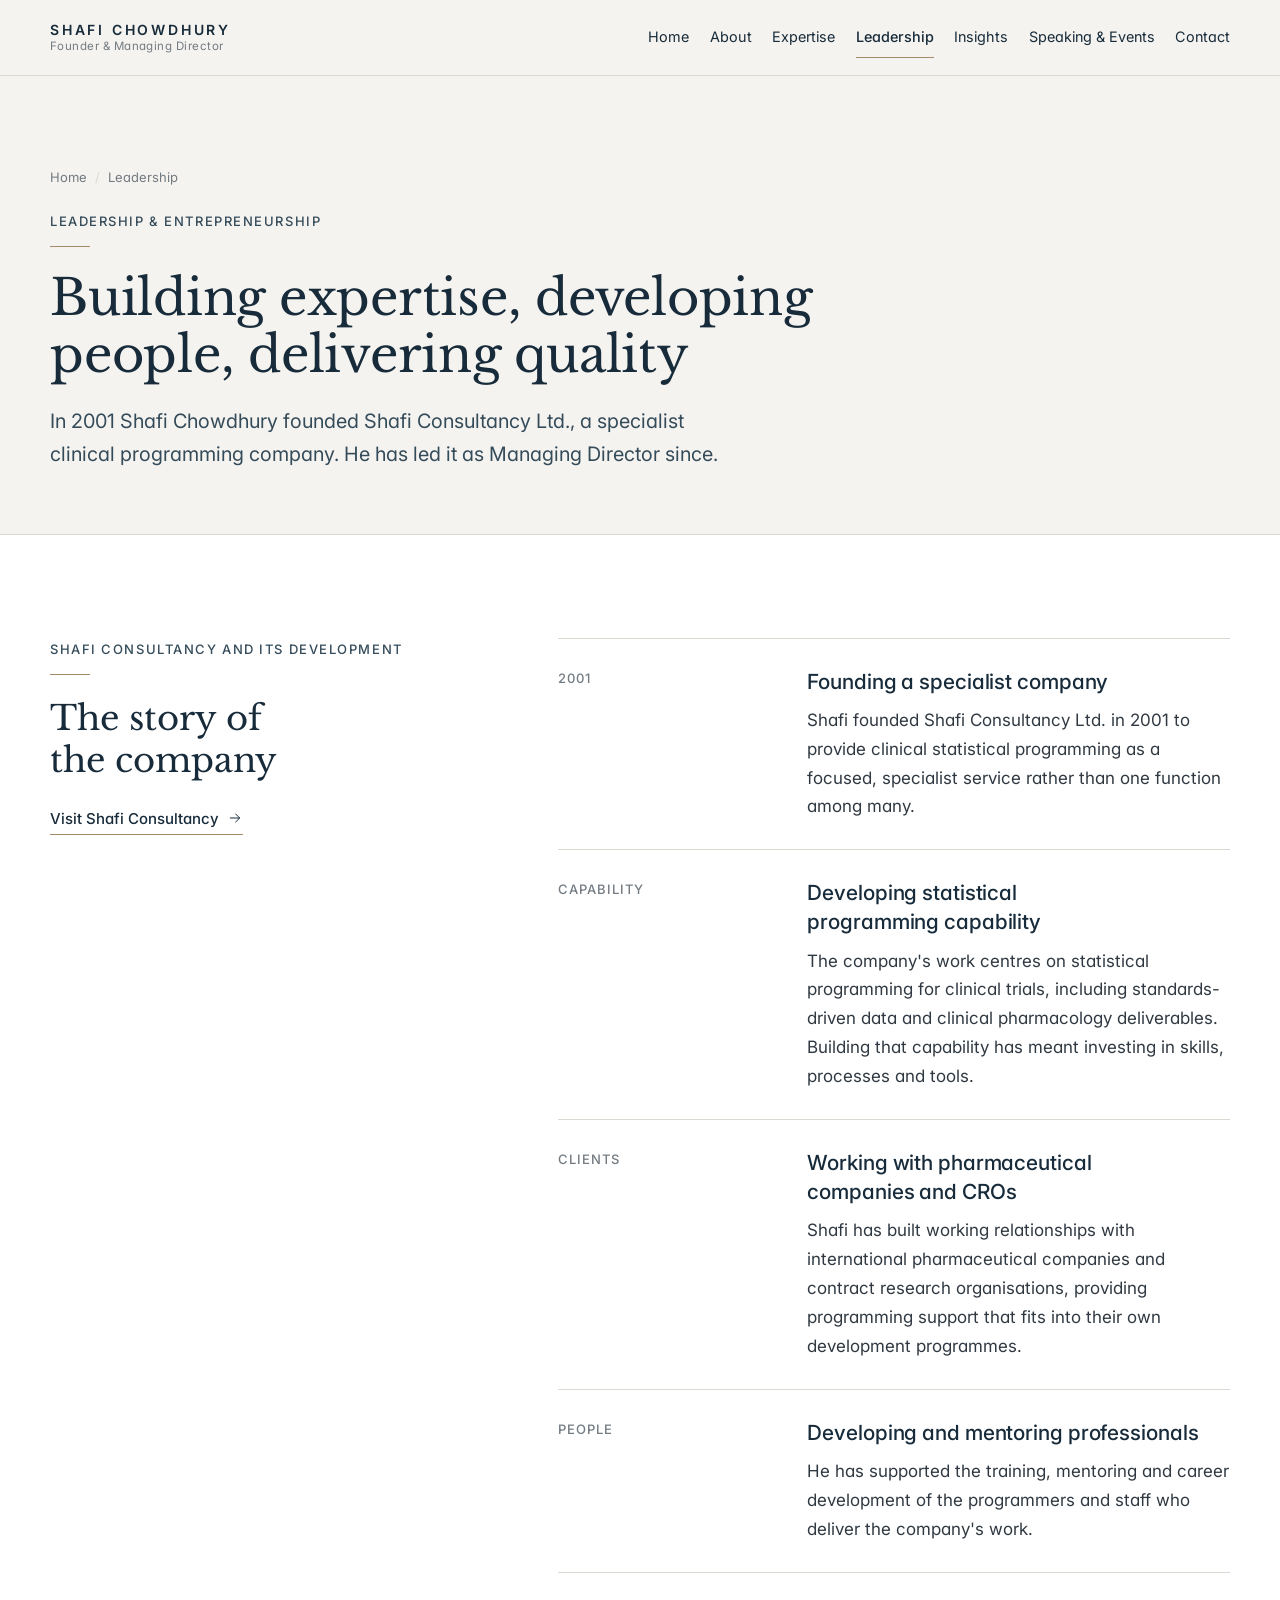
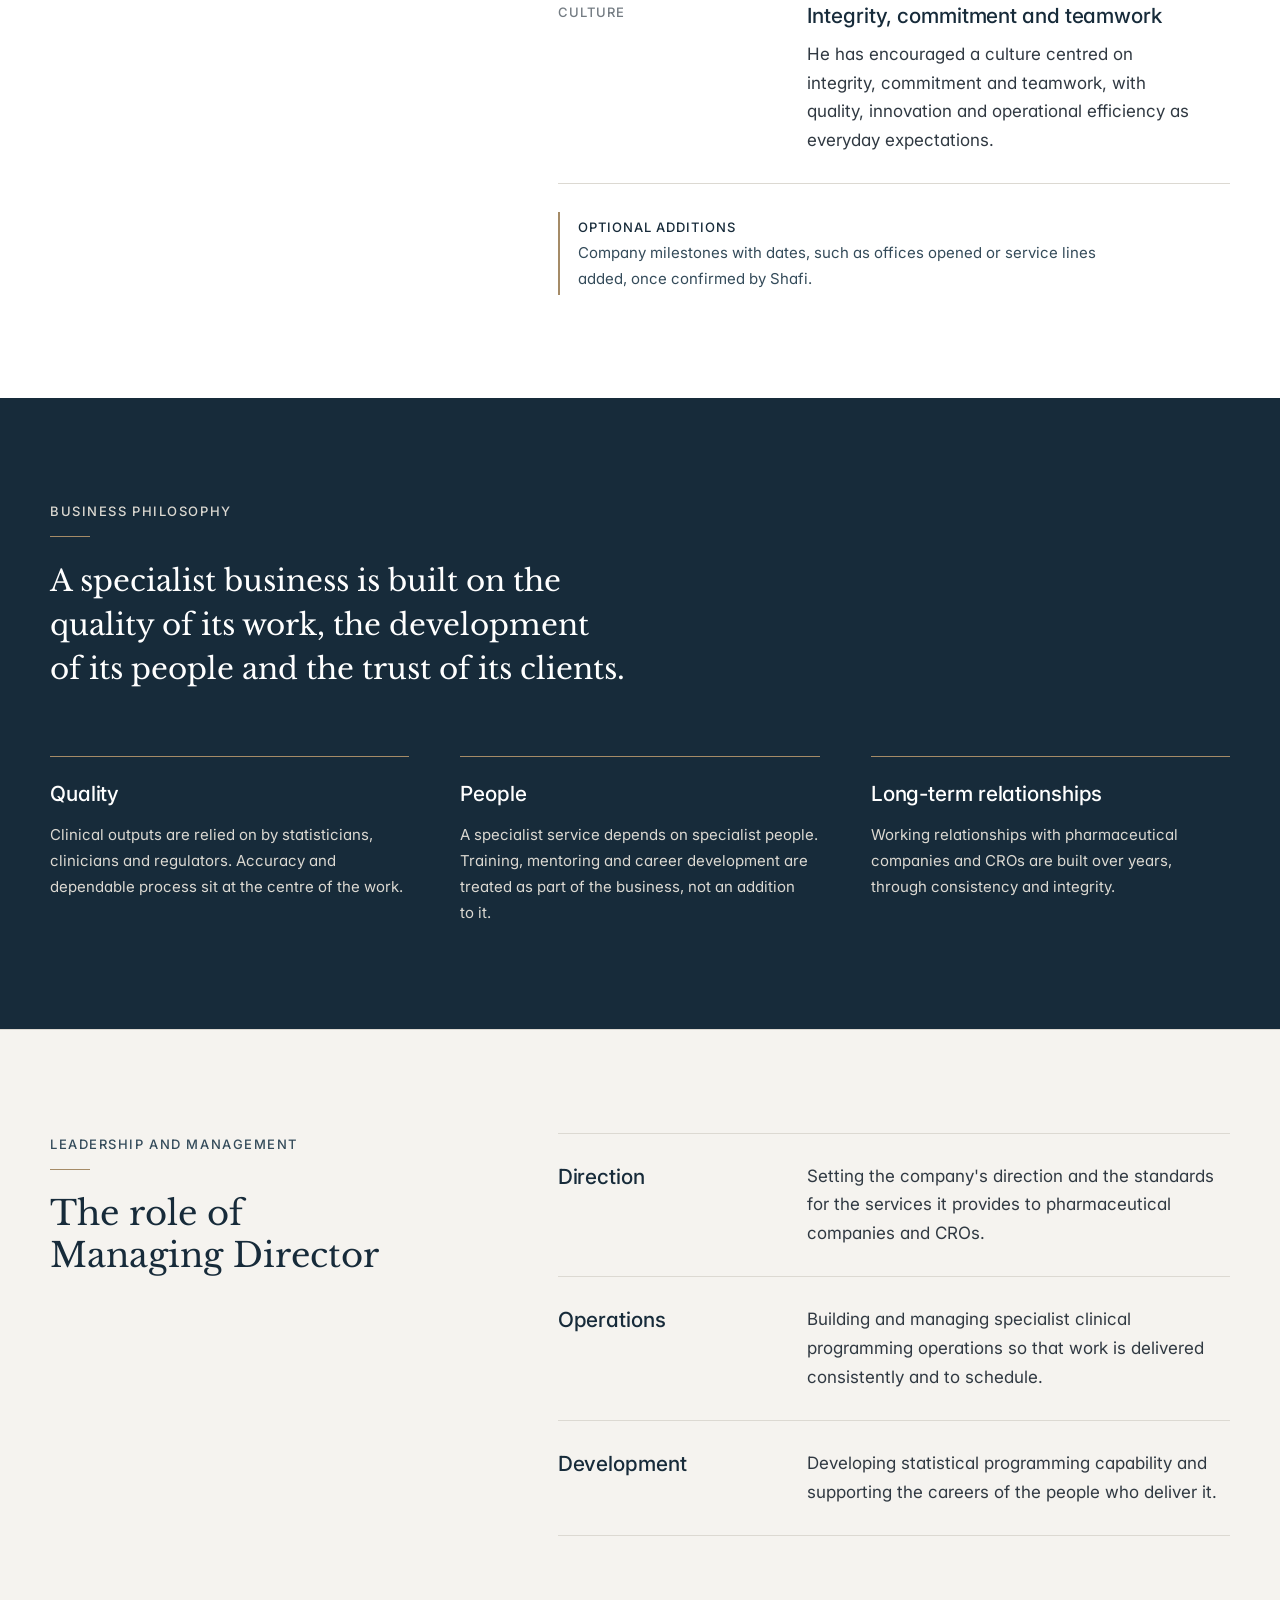
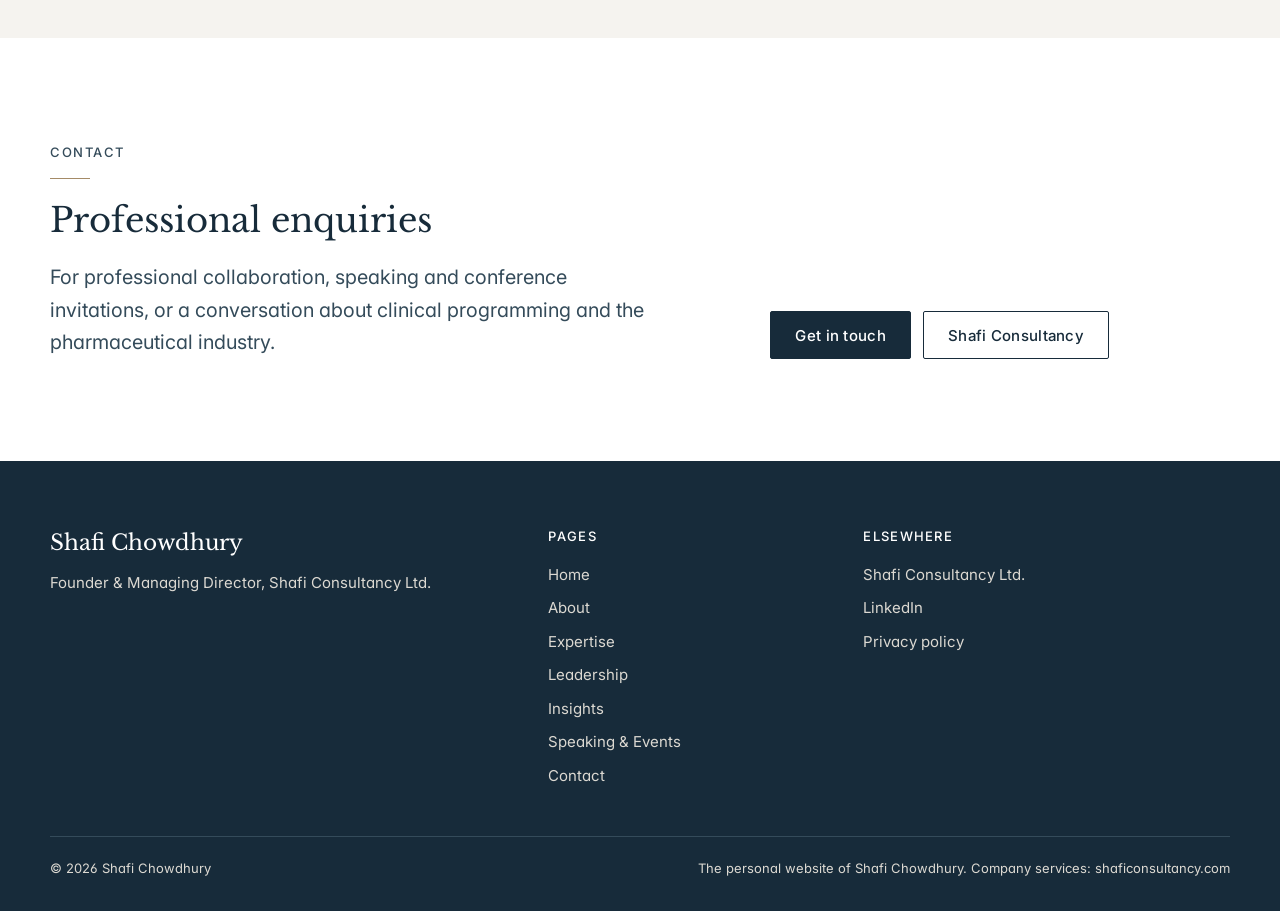
<file: leadership.html>
<!doctype html>
<html lang="en-GB">
<head>
<meta charset="utf-8">
<meta name="viewport" content="width=device-width, initial-scale=1, viewport-fit=cover">
<title>Leadership &amp; Entrepreneurship | Shafi Chowdhury</title>
<meta name="claude:viewport-fit-sides" content="cover">
<meta name="description" content="How Shafi Chowdhury founded and leads Shafi Consultancy Ltd., a specialist clinical programming company established in 2001.">
<link rel="canonical" href="https://www.shafichowdhury.com/leadership.html">
<meta name="robots" content="index,follow">
<meta name="author" content="Shafi Chowdhury">
<meta name="theme-color" content="#F5F3EF">
<meta property="og:type" content="profile">
<meta property="og:site_name" content="Shafi Chowdhury">
<meta property="og:title" content="Leadership &amp; Entrepreneurship | Shafi Chowdhury">
<meta property="og:description" content="How Shafi Chowdhury founded and leads Shafi Consultancy Ltd., a specialist clinical programming company established in 2001.">
<meta property="og:url" content="https://www.shafichowdhury.com/leadership.html">
<meta property="og:image" content="https://www.shafichowdhury.com/assets/img/og-shafi-chowdhury.jpg">
<meta property="og:image:width" content="1200"><meta property="og:image:height" content="630">
<meta property="og:locale" content="en_GB">
<meta name="twitter:card" content="summary_large_image">
<meta name="twitter:title" content="Leadership &amp; Entrepreneurship | Shafi Chowdhury">
<meta name="twitter:description" content="How Shafi Chowdhury founded and leads Shafi Consultancy Ltd., a specialist clinical programming company established in 2001.">
<meta name="twitter:image" content="https://www.shafichowdhury.com/assets/img/og-shafi-chowdhury.jpg">
<link rel="icon" href="assets/img/favicon.svg" type="image/svg+xml">
<link rel="manifest" href="site.webmanifest">
<link rel="preconnect" href="https://fonts.googleapis.com"><link rel="preconnect" href="https://fonts.gstatic.com" crossorigin>
<link rel="stylesheet" href="https://fonts.googleapis.com/css2?family=Inter:wght@400;500;600&family=Libre+Baskerville:ital,wght@0,400;0,700;1,400&display=swap">
<link rel="stylesheet" href="assets/css/site.css">
<script type="application/ld+json">{"@context": "https://schema.org", "@graph": [{"@type": "Person", "@id": "https://www.shafichowdhury.com/#person", "name": "Shafi Chowdhury", "jobTitle": "Founder and Managing Director", "description": "Founder and Managing Director of Shafi Consultancy Ltd., with approximately 33 years of experience in the pharmaceutical industry across clinical statistical programming, clinical research and pharmaceutical operations.", "url": "https://www.shafichowdhury.com/", "image": "https://www.shafichowdhury.com/assets/img/shafi-chowdhury-portrait.jpg", "alumniOf": [{"@type": "CollegeOrUniversity", "name": "Sheffield Hallam University"}, {"@type": "CollegeOrUniversity", "name": "De Montfort University"}], "worksFor": {"@id": "https://www.shafichowdhury.com/#organization"}, "founder": {"@id": "https://www.shafichowdhury.com/#organization"}, "knowsAbout": ["Clinical statistical programming", "Clinical trial reporting", "SAS programming", "CDISC standards", "SDTM", "ADaM", "PK/PD programming", "Pharmaceutical industry", "Contract research organisations", "Business leadership"]}, {"@type": "Organization", "@id": "https://www.shafichowdhury.com/#organization", "name": "Shafi Consultancy Ltd.", "url": "https://www.shaficonsultancy.com/", "foundingDate": "2001", "founder": {"@id": "https://www.shafichowdhury.com/#person"}, "description": "Specialist clinical programming company providing statistical programming services to pharmaceutical companies and contract research organisations."}, {"@type": "BreadcrumbList", "itemListElement": [{"@type": "ListItem", "position": 1, "name": "Home", "item": "https://www.shafichowdhury.com/"}, {"@type": "ListItem", "position": 2, "name": "Leadership", "item": "https://www.shafichowdhury.com/leadership.html"}]}]}</script>
</head>
<body>
<a class="skip-link" href="#main">Skip to content</a>
<header class="site-header">
  <div class="container">
    <a class="wordmark" href="./" aria-label="Shafi Chowdhury, home"><span class="wordmark__name">SHAFI CHOWDHURY</span><span class="wordmark__role">Founder &amp; Managing Director</span></a>
    <button class="menu-toggle" type="button" aria-expanded="false" aria-controls="site-nav"><svg viewBox="0 0 24 24" fill="none" stroke="currentColor" stroke-width="1.5" stroke-linecap="round" stroke-linejoin="round" aria-hidden="true" focusable="false"><path d="M4 8h16M4 16h16"/></svg><span class="menu-toggle__label">Menu</span></button>
    <nav class="nav" id="site-nav" aria-label="Main"><ul class="nav__list"><li><a class="nav__link" href="./">Home</a></li><li><a class="nav__link" href="about.html">About</a></li><li><a class="nav__link" href="expertise.html">Expertise</a></li><li><a class="nav__link" href="leadership.html" aria-current="page">Leadership</a></li><li><a class="nav__link" href="insights.html">Insights</a></li><li><a class="nav__link" href="speaking.html">Speaking & Events</a></li><li><a class="nav__link" href="contact.html">Contact</a></li></ul></nav>
  </div>
</header>
<main id="main" tabindex="-1">
<section class="page-head">
  <div class="container"><div class="page-head__inner">
    <ol class="crumbs" aria-label="Breadcrumb"><li><a href="./">Home</a></li><li aria-current="page">Leadership</li></ol>
    <span class="kicker">Leadership &amp; entrepreneurship</span>
    <h1 class="h1">Building expertise, developing people, delivering quality</h1>
    <p class="lead">In 2001 Shafi Chowdhury founded Shafi Consultancy Ltd., a specialist clinical programming company. He has led it as Managing Director since.</p>
  </div></div>
</section>
<section class="section section--white" aria-labelledby="company-title">
  <div class="container grid-12">
    <div class="col-head"><span class="kicker">Shafi Consultancy and its development</span><h2 id="company-title" class="h2">The story of the company</h2><div><a class="more" href="https://www.shaficonsultancy.com/" rel="noopener" target="_blank">Visit Shafi Consultancy <svg viewBox="0 0 24 24" fill="none" stroke="currentColor" stroke-width="1.5" stroke-linecap="round" stroke-linejoin="round" aria-hidden="true" focusable="false"><path d="M5 12h14M13 6l6 6-6 6"/></svg></a></div></div>
    <div class="col-body"><ol class="ruled"><li class="row fade">
  <div class="row__k"><span class="label">2001</span></div>
  <div class="row__v"><h3 class="h3">Founding a specialist company</h3><p>Shafi founded Shafi Consultancy Ltd. in 2001 to provide clinical statistical programming as a focused, specialist service rather than one function among many.</p></div>
</li><li class="row fade">
  <div class="row__k"><span class="label">Capability</span></div>
  <div class="row__v"><h3 class="h3">Developing statistical programming capability</h3><p>The company's work centres on statistical programming for clinical trials, including standards-driven data and clinical pharmacology deliverables. Building that capability has meant investing in skills, processes and tools.</p></div>
</li><li class="row fade">
  <div class="row__k"><span class="label">Clients</span></div>
  <div class="row__v"><h3 class="h3">Working with pharmaceutical companies and CROs</h3><p>Shafi has built working relationships with international pharmaceutical companies and contract research organisations, providing programming support that fits into their own development programmes.</p></div>
</li><li class="row fade">
  <div class="row__k"><span class="label">People</span></div>
  <div class="row__v"><h3 class="h3">Developing and mentoring professionals</h3><p>He has supported the training, mentoring and career development of the programmers and staff who deliver the company's work.</p></div>
</li><li class="row fade">
  <div class="row__k"><span class="label">Culture</span></div>
  <div class="row__v"><h3 class="h3">Integrity, commitment and teamwork</h3><p>He has encouraged a culture centred on integrity, commitment and teamwork, with quality, innovation and operational efficiency as everyday expectations.</p></div>
</li></ol><p class="note" style="margin-top:28px"><b>Optional additions</b>Company milestones with dates, such as offices opened or service lines added, once confirmed by Shafi.</p></div>
  </div>
</section>

<section class="section section--navy" aria-labelledby="philosophy-title">
  <div class="container" style="display:grid;gap:clamp(40px,5vw,64px)">
    <div style="display:grid;gap:22px;max-width:760px"><span class="kicker">Business philosophy</span>
      <h2 id="philosophy-title" class="statement">A specialist business is built on the quality of its work, the development of its people and the trust of its clients.</h2></div>
    <div class="principles"><div class="principle fade"><h3 class="h3">Quality</h3><p>Clinical outputs are relied on by statisticians, clinicians and regulators. Accuracy and dependable process sit at the centre of the work.</p></div><div class="principle fade"><h3 class="h3">People</h3><p>A specialist service depends on specialist people. Training, mentoring and career development are treated as part of the business, not an addition to it.</p></div><div class="principle fade"><h3 class="h3">Long-term relationships</h3><p>Working relationships with pharmaceutical companies and CROs are built over years, through consistency and integrity.</p></div></div>
  </div>
</section>

<section class="section" aria-labelledby="mgmt-title">
  <div class="container grid-12">
    <div class="col-head"><span class="kicker">Leadership and management</span><h2 id="mgmt-title" class="h2">The role of Managing Director</h2></div>
    <div class="col-body"><ol class="ruled"><li class="row fade"><div class="row__k"><h3 class="h3">Direction</h3></div><div class="row__v"><p>Setting the company's direction and the standards for the services it provides to pharmaceutical companies and CROs.</p></div></li><li class="row fade"><div class="row__k"><h3 class="h3">Operations</h3></div><div class="row__v"><p>Building and managing specialist clinical programming operations so that work is delivered consistently and to schedule.</p></div></li><li class="row fade"><div class="row__k"><h3 class="h3">Development</h3></div><div class="row__v"><p>Developing statistical programming capability and supporting the careers of the people who deliver it.</p></div></li></ol></div>
  </div>
</section><section class="section section--white" aria-labelledby="closing-title">
  <div class="container closing">
    <div style="display:grid;gap:20px"><span class="kicker">Contact</span><h2 id="closing-title" class="h2">Professional enquiries</h2><p class="lead">For professional collaboration, speaking and conference invitations, or a conversation about clinical programming and the pharmaceutical industry.</p></div>
    <div class="actions"><a class="btn" href="contact.html">Get in touch</a><a class="btn btn--secondary" href="https://www.shaficonsultancy.com/" rel="noopener" target="_blank">Shafi Consultancy</a></div>
  </div>
</section>
</main>
<footer class="site-footer">
  <div class="container">
    <div class="footer__grid">
      <div class="footer__brand">
        <p class="footer__name">Shafi Chowdhury</p>
        <p>Founder &amp; Managing Director, Shafi Consultancy Ltd.</p>
      </div>
      <nav aria-label="Footer"><h2>Pages</h2><ul><li><a href="./">Home</a></li><li><a href="about.html">About</a></li><li><a href="expertise.html">Expertise</a></li><li><a href="leadership.html">Leadership</a></li><li><a href="insights.html">Insights</a></li><li><a href="speaking.html">Speaking & Events</a></li><li><a href="contact.html">Contact</a></li></ul></nav>
      <div><h2>Elsewhere</h2><ul>
        <li><a href="https://www.shaficonsultancy.com/" rel="noopener" target="_blank">Shafi Consultancy Ltd.</a></li>
        <li><a href="https://uk.linkedin.com/in/shafi-chowdhury-47b53619" rel="noopener" target="_blank">LinkedIn</a></li>
        <li><a href="privacy.html">Privacy policy</a></li>
      </ul></div>
    </div>
    <div class="footer__bottom">
      <p>© 2026 Shafi Chowdhury</p>
      <p>The personal website of Shafi Chowdhury. Company services: <a href="https://www.shaficonsultancy.com/" rel="noopener" target="_blank">shaficonsultancy.com</a></p>
    </div>
  </div>
</footer>
<button class="to-top" type="button" aria-label="Back to top"><svg viewBox="0 0 24 24" fill="none" stroke="currentColor" stroke-width="1.5" stroke-linecap="round" stroke-linejoin="round" aria-hidden="true" focusable="false"><path d="M12 19V5M6 11l6-6 6 6"/></svg></button>
<script src="assets/js/site.js" defer></script>
</body>
</html>
</file>
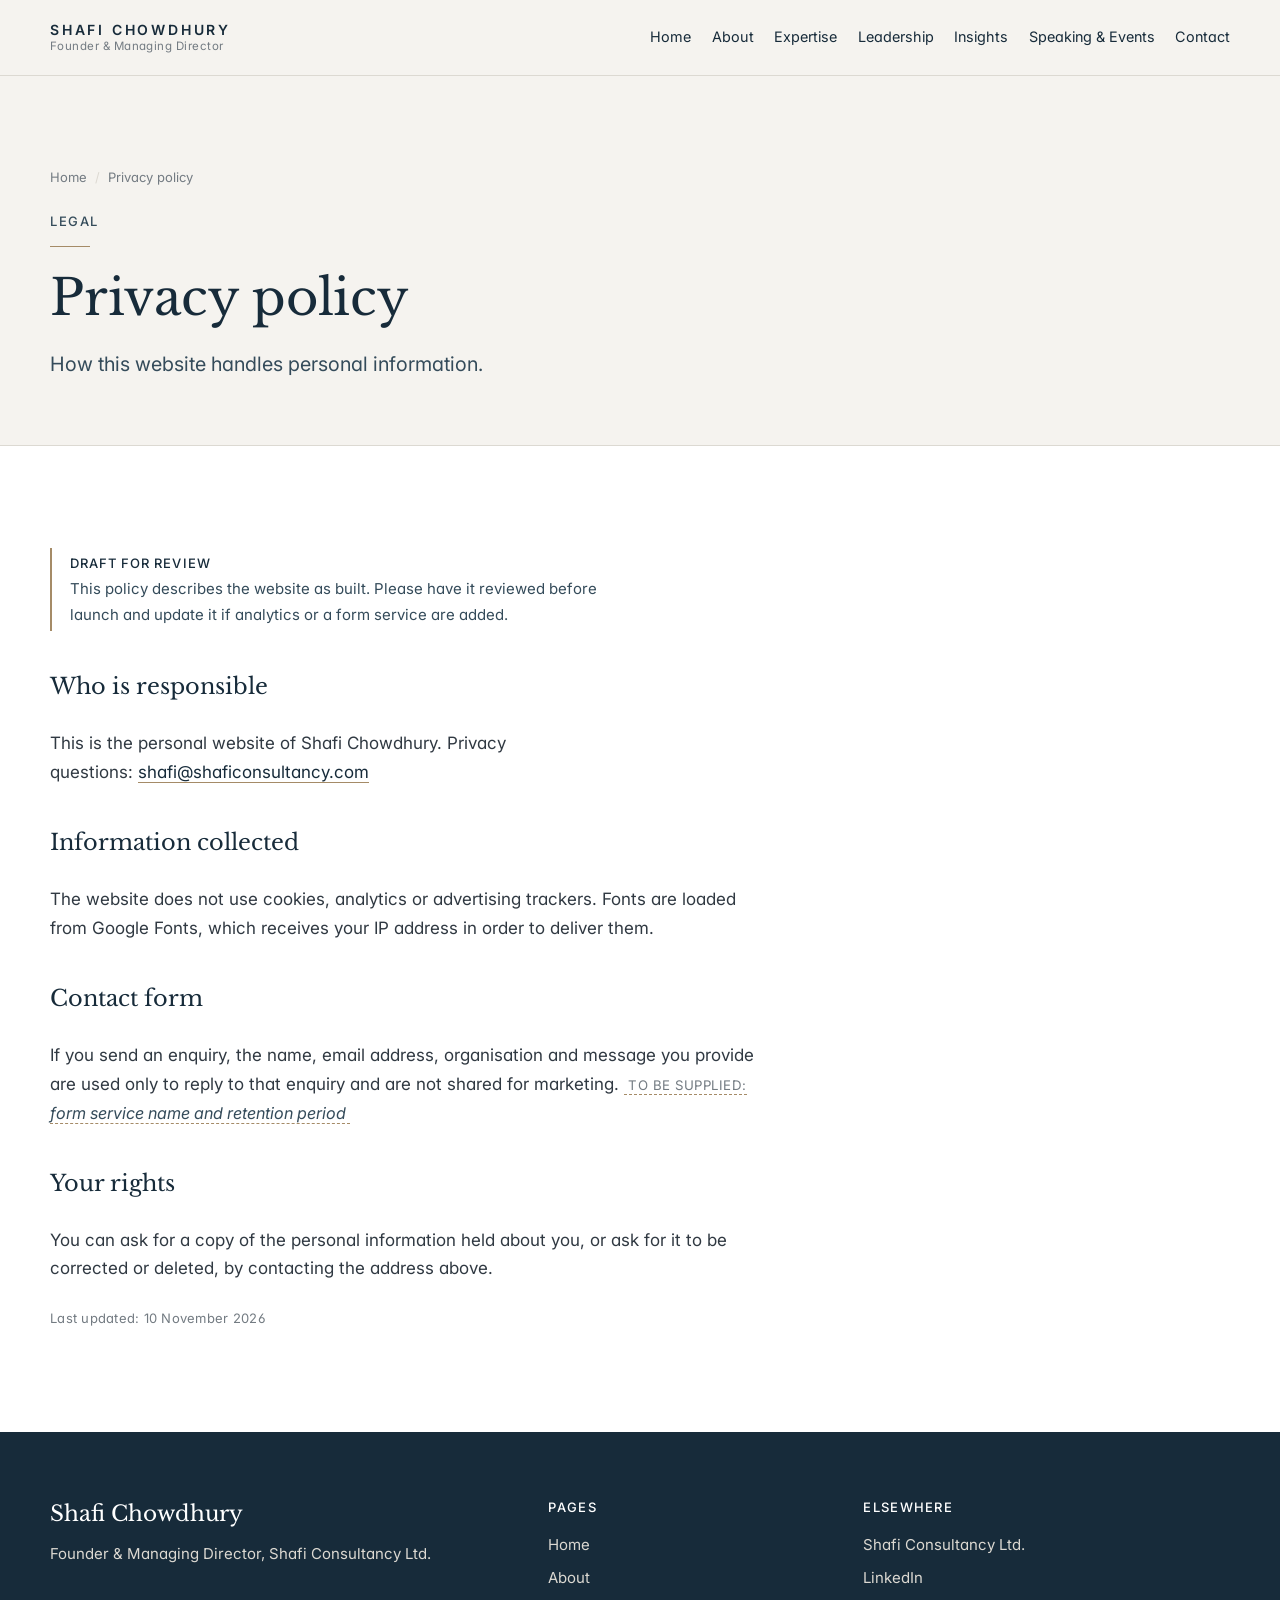
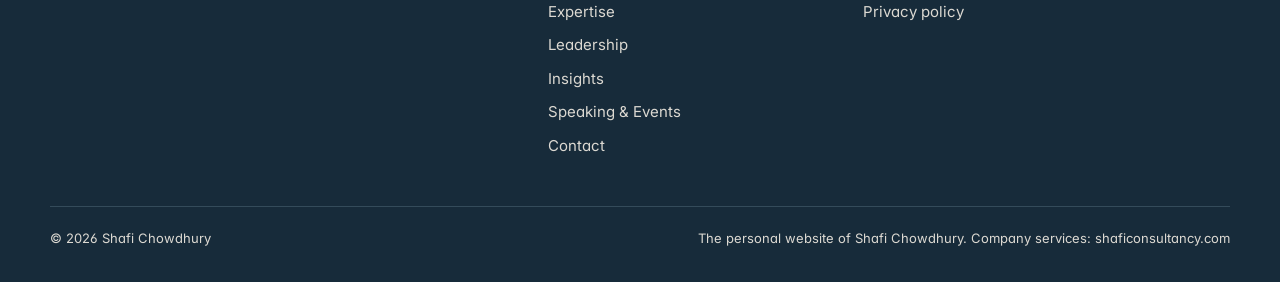
<file: privacy.html>
<!doctype html>
<html lang="en-GB">
<head>
<meta charset="utf-8">
<meta name="viewport" content="width=device-width, initial-scale=1, viewport-fit=cover">
<title>Privacy Policy | Shafi Chowdhury</title>
<meta name="claude:viewport-fit-sides" content="cover">
<meta name="description" content="Privacy policy for the personal website of Shafi Chowdhury.">
<link rel="canonical" href="https://www.shafichowdhury.com/privacy.html">
<meta name="robots" content="index,follow">
<meta name="author" content="Shafi Chowdhury">
<meta name="theme-color" content="#F5F3EF">
<meta property="og:type" content="profile">
<meta property="og:site_name" content="Shafi Chowdhury">
<meta property="og:title" content="Privacy Policy | Shafi Chowdhury">
<meta property="og:description" content="Privacy policy for the personal website of Shafi Chowdhury.">
<meta property="og:url" content="https://www.shafichowdhury.com/privacy.html">
<meta property="og:image" content="https://www.shafichowdhury.com/assets/img/og-shafi-chowdhury.jpg">
<meta property="og:image:width" content="1200"><meta property="og:image:height" content="630">
<meta property="og:locale" content="en_GB">
<meta name="twitter:card" content="summary_large_image">
<meta name="twitter:title" content="Privacy Policy | Shafi Chowdhury">
<meta name="twitter:description" content="Privacy policy for the personal website of Shafi Chowdhury.">
<meta name="twitter:image" content="https://www.shafichowdhury.com/assets/img/og-shafi-chowdhury.jpg">
<link rel="icon" href="assets/img/favicon.svg" type="image/svg+xml">
<link rel="manifest" href="site.webmanifest">
<link rel="preconnect" href="https://fonts.googleapis.com"><link rel="preconnect" href="https://fonts.gstatic.com" crossorigin>
<link rel="stylesheet" href="https://fonts.googleapis.com/css2?family=Inter:wght@400;500;600&family=Libre+Baskerville:ital,wght@0,400;0,700;1,400&display=swap">
<link rel="stylesheet" href="assets/css/site.css">

</head>
<body>
<a class="skip-link" href="#main">Skip to content</a>
<header class="site-header">
  <div class="container">
    <a class="wordmark" href="./" aria-label="Shafi Chowdhury, home"><span class="wordmark__name">SHAFI CHOWDHURY</span><span class="wordmark__role">Founder &amp; Managing Director</span></a>
    <button class="menu-toggle" type="button" aria-expanded="false" aria-controls="site-nav"><svg viewBox="0 0 24 24" fill="none" stroke="currentColor" stroke-width="1.5" stroke-linecap="round" stroke-linejoin="round" aria-hidden="true" focusable="false"><path d="M4 8h16M4 16h16"/></svg><span class="menu-toggle__label">Menu</span></button>
    <nav class="nav" id="site-nav" aria-label="Main"><ul class="nav__list"><li><a class="nav__link" href="./">Home</a></li><li><a class="nav__link" href="about.html">About</a></li><li><a class="nav__link" href="expertise.html">Expertise</a></li><li><a class="nav__link" href="leadership.html">Leadership</a></li><li><a class="nav__link" href="insights.html">Insights</a></li><li><a class="nav__link" href="speaking.html">Speaking & Events</a></li><li><a class="nav__link" href="contact.html">Contact</a></li></ul></nav>
  </div>
</header>
<main id="main" tabindex="-1">
<section class="page-head">
  <div class="container"><div class="page-head__inner">
    <ol class="crumbs" aria-label="Breadcrumb"><li><a href="./">Home</a></li><li aria-current="page">Privacy policy</li></ol>
    <span class="kicker">Legal</span>
    <h1 class="h1">Privacy policy</h1>
    <p class="lead">How this website handles personal information.</p>
  </div></div>
</section>
<section class="section section--white"><div class="container"><div class="article prose">
  <p class="note"><b>Draft for review</b>This policy describes the website as built. Please have it reviewed before launch and update it if analytics or a form service are added.</p>
  <h2>Who is responsible</h2><p>This is the personal website of Shafi Chowdhury. Privacy questions: <a href="mailto:shafi@shaficonsultancy.com">shafi@shaficonsultancy.com</a></p>
  <h2>Information collected</h2><p>The website does not use cookies, analytics or advertising trackers. Fonts are loaded from Google Fonts, which receives your IP address in order to deliver them.</p>
  <h2>Contact form</h2><p>If you send an enquiry, the name, email address, organisation and message you provide are used only to reply to that enquiry and are not shared for marketing. <span class="ph">form service name and retention period</span></p>
  <h2>Your rights</h2><p>You can ask for a copy of the personal information held about you, or ask for it to be corrected or deleted, by contacting the address above.</p>
  <p class="meta">Last updated: 10 November 2026</p>
</div></div></section>
</main>
<footer class="site-footer">
  <div class="container">
    <div class="footer__grid">
      <div class="footer__brand">
        <p class="footer__name">Shafi Chowdhury</p>
        <p>Founder &amp; Managing Director, Shafi Consultancy Ltd.</p>
      </div>
      <nav aria-label="Footer"><h2>Pages</h2><ul><li><a href="./">Home</a></li><li><a href="about.html">About</a></li><li><a href="expertise.html">Expertise</a></li><li><a href="leadership.html">Leadership</a></li><li><a href="insights.html">Insights</a></li><li><a href="speaking.html">Speaking & Events</a></li><li><a href="contact.html">Contact</a></li></ul></nav>
      <div><h2>Elsewhere</h2><ul>
        <li><a href="https://www.shaficonsultancy.com/" rel="noopener" target="_blank">Shafi Consultancy Ltd.</a></li>
        <li><a href="https://uk.linkedin.com/in/shafi-chowdhury-47b53619" rel="noopener" target="_blank">LinkedIn</a></li>
        <li><a href="privacy.html">Privacy policy</a></li>
      </ul></div>
    </div>
    <div class="footer__bottom">
      <p>© 2026 Shafi Chowdhury</p>
      <p>The personal website of Shafi Chowdhury. Company services: <a href="https://www.shaficonsultancy.com/" rel="noopener" target="_blank">shaficonsultancy.com</a></p>
    </div>
  </div>
</footer>
<button class="to-top" type="button" aria-label="Back to top"><svg viewBox="0 0 24 24" fill="none" stroke="currentColor" stroke-width="1.5" stroke-linecap="round" stroke-linejoin="round" aria-hidden="true" focusable="false"><path d="M12 19V5M6 11l6-6 6 6"/></svg></button>
<script src="assets/js/site.js" defer></script>
</body>
</html>
</file>
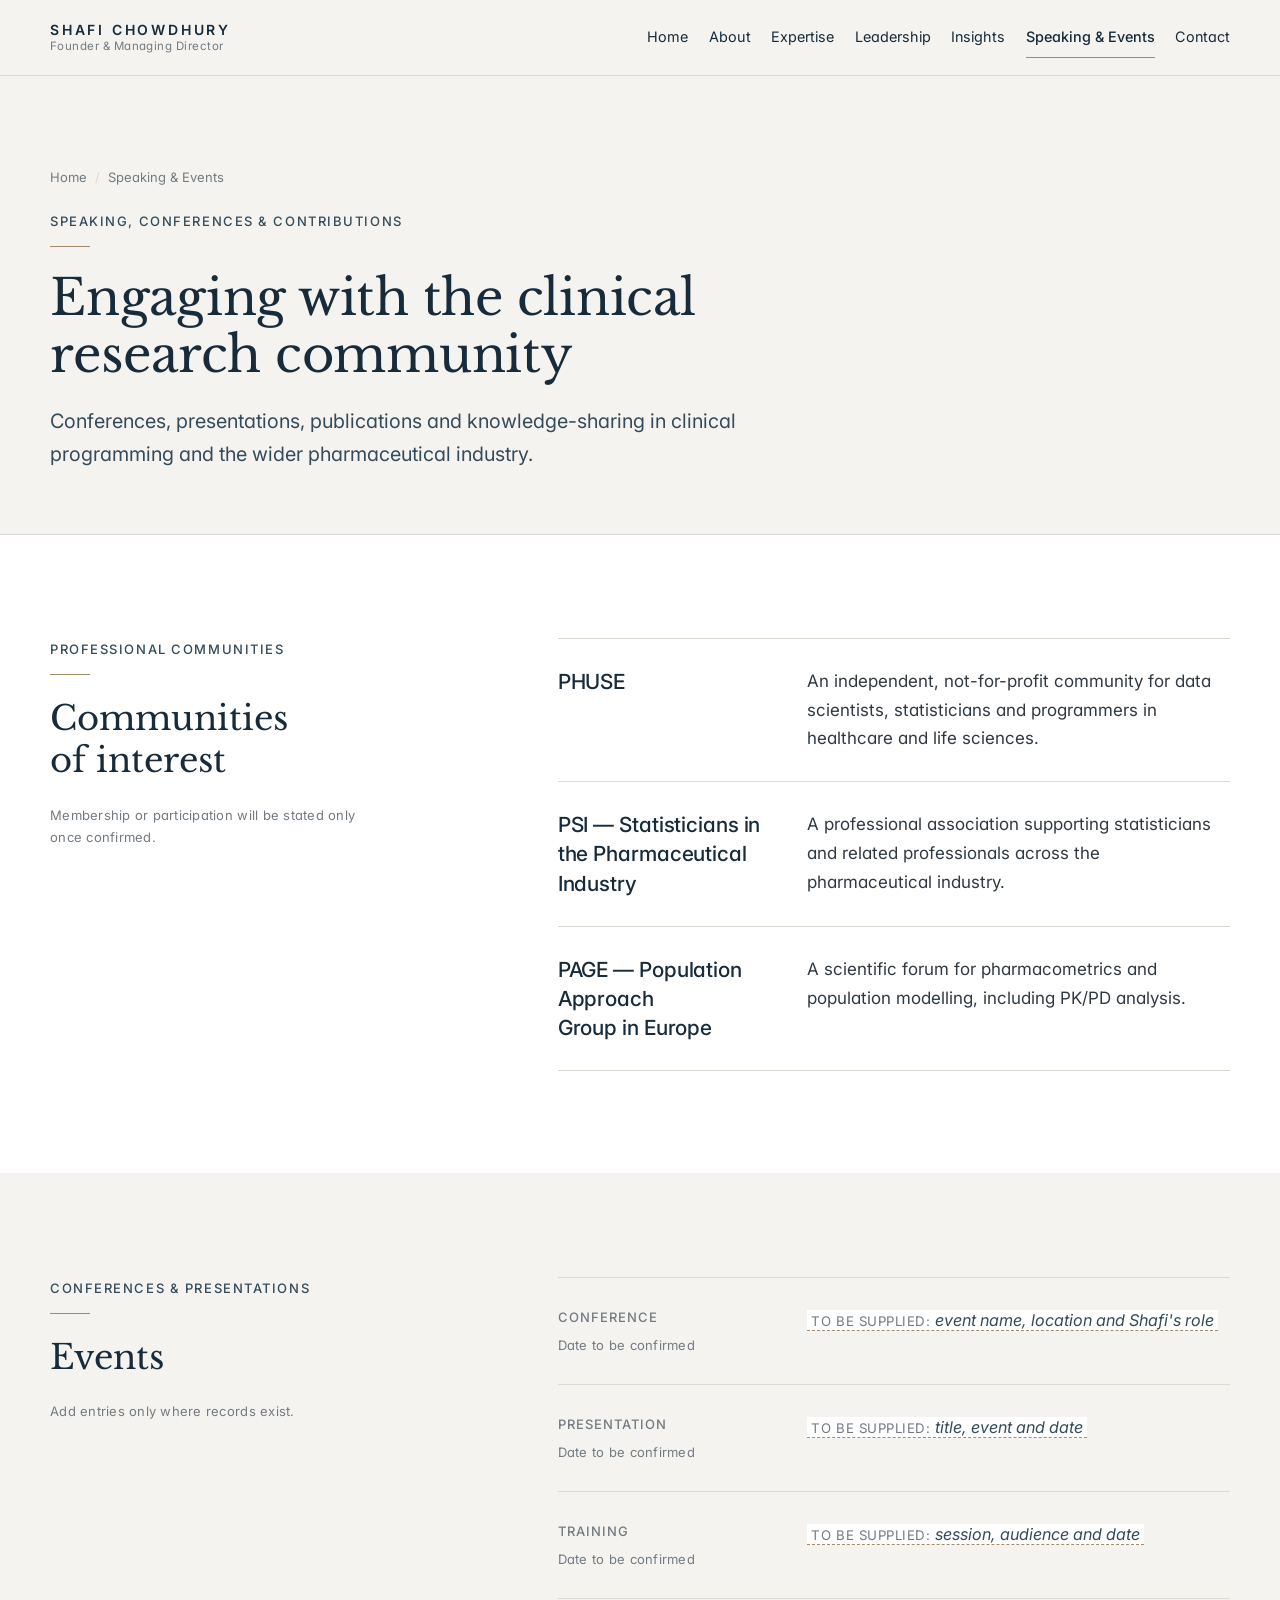
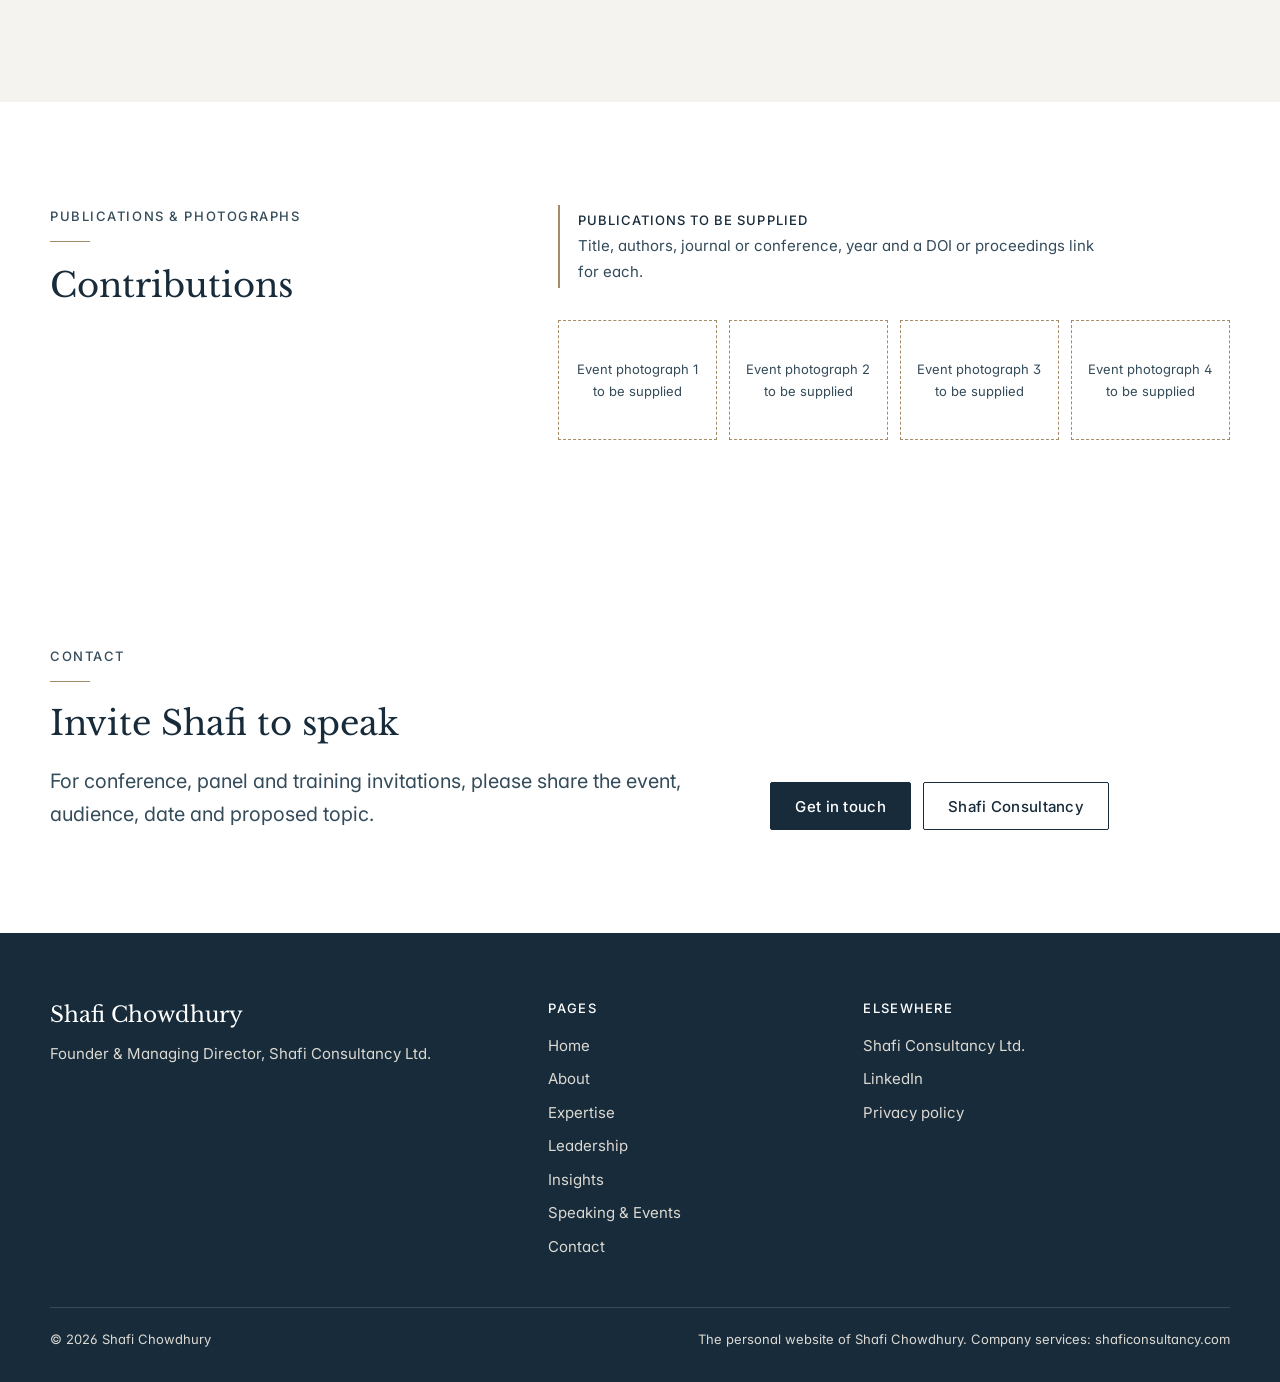
<file: speaking.html>
<!doctype html>
<html lang="en-GB">
<head>
<meta charset="utf-8">
<meta name="viewport" content="width=device-width, initial-scale=1, viewport-fit=cover">
<title>Speaking &amp; Events | Shafi Chowdhury</title>
<meta name="claude:viewport-fit-sides" content="cover">
<meta name="description" content="Speaking engagements, conferences and industry contributions by Shafi Chowdhury in clinical programming and the pharmaceutical industry.">
<link rel="canonical" href="https://www.shafichowdhury.com/speaking.html">
<meta name="robots" content="index,follow">
<meta name="author" content="Shafi Chowdhury">
<meta name="theme-color" content="#F5F3EF">
<meta property="og:type" content="profile">
<meta property="og:site_name" content="Shafi Chowdhury">
<meta property="og:title" content="Speaking &amp; Events | Shafi Chowdhury">
<meta property="og:description" content="Speaking engagements, conferences and industry contributions by Shafi Chowdhury in clinical programming and the pharmaceutical industry.">
<meta property="og:url" content="https://www.shafichowdhury.com/speaking.html">
<meta property="og:image" content="https://www.shafichowdhury.com/assets/img/og-shafi-chowdhury.jpg">
<meta property="og:image:width" content="1200"><meta property="og:image:height" content="630">
<meta property="og:locale" content="en_GB">
<meta name="twitter:card" content="summary_large_image">
<meta name="twitter:title" content="Speaking &amp; Events | Shafi Chowdhury">
<meta name="twitter:description" content="Speaking engagements, conferences and industry contributions by Shafi Chowdhury in clinical programming and the pharmaceutical industry.">
<meta name="twitter:image" content="https://www.shafichowdhury.com/assets/img/og-shafi-chowdhury.jpg">
<link rel="icon" href="assets/img/favicon.svg" type="image/svg+xml">
<link rel="manifest" href="site.webmanifest">
<link rel="preconnect" href="https://fonts.googleapis.com"><link rel="preconnect" href="https://fonts.gstatic.com" crossorigin>
<link rel="stylesheet" href="https://fonts.googleapis.com/css2?family=Inter:wght@400;500;600&family=Libre+Baskerville:ital,wght@0,400;0,700;1,400&display=swap">
<link rel="stylesheet" href="assets/css/site.css">
<script type="application/ld+json">{"@context": "https://schema.org", "@graph": [{"@type": "Person", "@id": "https://www.shafichowdhury.com/#person", "name": "Shafi Chowdhury", "jobTitle": "Founder and Managing Director", "description": "Founder and Managing Director of Shafi Consultancy Ltd., with approximately 33 years of experience in the pharmaceutical industry across clinical statistical programming, clinical research and pharmaceutical operations.", "url": "https://www.shafichowdhury.com/", "image": "https://www.shafichowdhury.com/assets/img/shafi-chowdhury-portrait.jpg", "alumniOf": [{"@type": "CollegeOrUniversity", "name": "Sheffield Hallam University"}, {"@type": "CollegeOrUniversity", "name": "De Montfort University"}], "worksFor": {"@id": "https://www.shafichowdhury.com/#organization"}, "founder": {"@id": "https://www.shafichowdhury.com/#organization"}, "knowsAbout": ["Clinical statistical programming", "Clinical trial reporting", "SAS programming", "CDISC standards", "SDTM", "ADaM", "PK/PD programming", "Pharmaceutical industry", "Contract research organisations", "Business leadership"]}, {"@type": "BreadcrumbList", "itemListElement": [{"@type": "ListItem", "position": 1, "name": "Home", "item": "https://www.shafichowdhury.com/"}, {"@type": "ListItem", "position": 2, "name": "Speaking & Events", "item": "https://www.shafichowdhury.com/speaking.html"}]}]}</script>
</head>
<body>
<a class="skip-link" href="#main">Skip to content</a>
<header class="site-header">
  <div class="container">
    <a class="wordmark" href="./" aria-label="Shafi Chowdhury, home"><span class="wordmark__name">SHAFI CHOWDHURY</span><span class="wordmark__role">Founder &amp; Managing Director</span></a>
    <button class="menu-toggle" type="button" aria-expanded="false" aria-controls="site-nav"><svg viewBox="0 0 24 24" fill="none" stroke="currentColor" stroke-width="1.5" stroke-linecap="round" stroke-linejoin="round" aria-hidden="true" focusable="false"><path d="M4 8h16M4 16h16"/></svg><span class="menu-toggle__label">Menu</span></button>
    <nav class="nav" id="site-nav" aria-label="Main"><ul class="nav__list"><li><a class="nav__link" href="./">Home</a></li><li><a class="nav__link" href="about.html">About</a></li><li><a class="nav__link" href="expertise.html">Expertise</a></li><li><a class="nav__link" href="leadership.html">Leadership</a></li><li><a class="nav__link" href="insights.html">Insights</a></li><li><a class="nav__link" href="speaking.html" aria-current="page">Speaking & Events</a></li><li><a class="nav__link" href="contact.html">Contact</a></li></ul></nav>
  </div>
</header>
<main id="main" tabindex="-1">
<section class="page-head">
  <div class="container"><div class="page-head__inner">
    <ol class="crumbs" aria-label="Breadcrumb"><li><a href="./">Home</a></li><li aria-current="page">Speaking & Events</li></ol>
    <span class="kicker">Speaking, conferences &amp; contributions</span>
    <h1 class="h1">Engaging with the clinical research community</h1>
    <p class="lead">Conferences, presentations, publications and knowledge-sharing in clinical programming and the wider pharmaceutical industry.</p>
  </div></div>
</section>
<section class="section section--white" aria-labelledby="com-title">
  <div class="container grid-12">
    <div class="col-head"><span class="kicker">Professional communities</span><h2 id="com-title" class="h2">Communities of interest</h2><p class="meta">Membership or participation will be stated only once confirmed.</p></div>
    <div class="col-body"><div class="ruled"><article class="row fade"><div class="row__k"><h3 class="h3">PHUSE</h3></div><div class="row__v"><p>An independent, not-for-profit community for data scientists, statisticians and programmers in healthcare and life sciences.</p></div></article><article class="row fade"><div class="row__k"><h3 class="h3">PSI — Statisticians in the Pharmaceutical Industry</h3></div><div class="row__v"><p>A professional association supporting statisticians and related professionals across the pharmaceutical industry.</p></div></article><article class="row fade"><div class="row__k"><h3 class="h3">PAGE — Population Approach Group in Europe</h3></div><div class="row__v"><p>A scientific forum for pharmacometrics and population modelling, including PK/PD analysis.</p></div></article></div></div>
  </div>
</section>
<section class="section" aria-labelledby="ev-title">
  <div class="container grid-12">
    <div class="col-head"><span class="kicker">Conferences &amp; presentations</span><h2 id="ev-title" class="h2">Events</h2><p class="meta">Add entries only where records exist.</p></div>
    <div class="col-body"><ol class="ruled"><li class="row"><div class="row__k"><span class="label">Conference</span><span class="meta">Date to be confirmed</span></div><div class="row__v"><p><span class="ph">event name, location and Shafi's role</span></p></div></li><li class="row"><div class="row__k"><span class="label">Presentation</span><span class="meta">Date to be confirmed</span></div><div class="row__v"><p><span class="ph">title, event and date</span></p></div></li><li class="row"><div class="row__k"><span class="label">Training</span><span class="meta">Date to be confirmed</span></div><div class="row__v"><p><span class="ph">session, audience and date</span></p></div></li></ol></div>
  </div>
</section>
<section class="section section--white" aria-labelledby="pub-title">
  <div class="container grid-12">
    <div class="col-head"><span class="kicker">Publications &amp; photographs</span><h2 id="pub-title" class="h2">Contributions</h2></div>
    <div class="col-body" style="display:grid;gap:32px"><p class="note"><b>Publications to be supplied</b>Title, authors, journal or conference, year and a DOI or proceedings link for each.</p><div class="gallery"><div class="gallery__slot">Event photograph 1<br>to be supplied</div><div class="gallery__slot">Event photograph 2<br>to be supplied</div><div class="gallery__slot">Event photograph 3<br>to be supplied</div><div class="gallery__slot">Event photograph 4<br>to be supplied</div></div></div>
  </div>
</section><section class="section section--white" aria-labelledby="closing-title">
  <div class="container closing">
    <div style="display:grid;gap:20px"><span class="kicker">Contact</span><h2 id="closing-title" class="h2">Invite Shafi to speak</h2><p class="lead">For conference, panel and training invitations, please share the event, audience, date and proposed topic.</p></div>
    <div class="actions"><a class="btn" href="contact.html">Get in touch</a><a class="btn btn--secondary" href="https://www.shaficonsultancy.com/" rel="noopener" target="_blank">Shafi Consultancy</a></div>
  </div>
</section>
</main>
<footer class="site-footer">
  <div class="container">
    <div class="footer__grid">
      <div class="footer__brand">
        <p class="footer__name">Shafi Chowdhury</p>
        <p>Founder &amp; Managing Director, Shafi Consultancy Ltd.</p>
      </div>
      <nav aria-label="Footer"><h2>Pages</h2><ul><li><a href="./">Home</a></li><li><a href="about.html">About</a></li><li><a href="expertise.html">Expertise</a></li><li><a href="leadership.html">Leadership</a></li><li><a href="insights.html">Insights</a></li><li><a href="speaking.html">Speaking & Events</a></li><li><a href="contact.html">Contact</a></li></ul></nav>
      <div><h2>Elsewhere</h2><ul>
        <li><a href="https://www.shaficonsultancy.com/" rel="noopener" target="_blank">Shafi Consultancy Ltd.</a></li>
        <li><a href="https://uk.linkedin.com/in/shafi-chowdhury-47b53619" rel="noopener" target="_blank">LinkedIn</a></li>
        <li><a href="privacy.html">Privacy policy</a></li>
      </ul></div>
    </div>
    <div class="footer__bottom">
      <p>© 2026 Shafi Chowdhury</p>
      <p>The personal website of Shafi Chowdhury. Company services: <a href="https://www.shaficonsultancy.com/" rel="noopener" target="_blank">shaficonsultancy.com</a></p>
    </div>
  </div>
</footer>
<button class="to-top" type="button" aria-label="Back to top"><svg viewBox="0 0 24 24" fill="none" stroke="currentColor" stroke-width="1.5" stroke-linecap="round" stroke-linejoin="round" aria-hidden="true" focusable="false"><path d="M12 19V5M6 11l6-6 6 6"/></svg></button>
<script src="assets/js/site.js" defer></script>
</body>
</html>
</file>
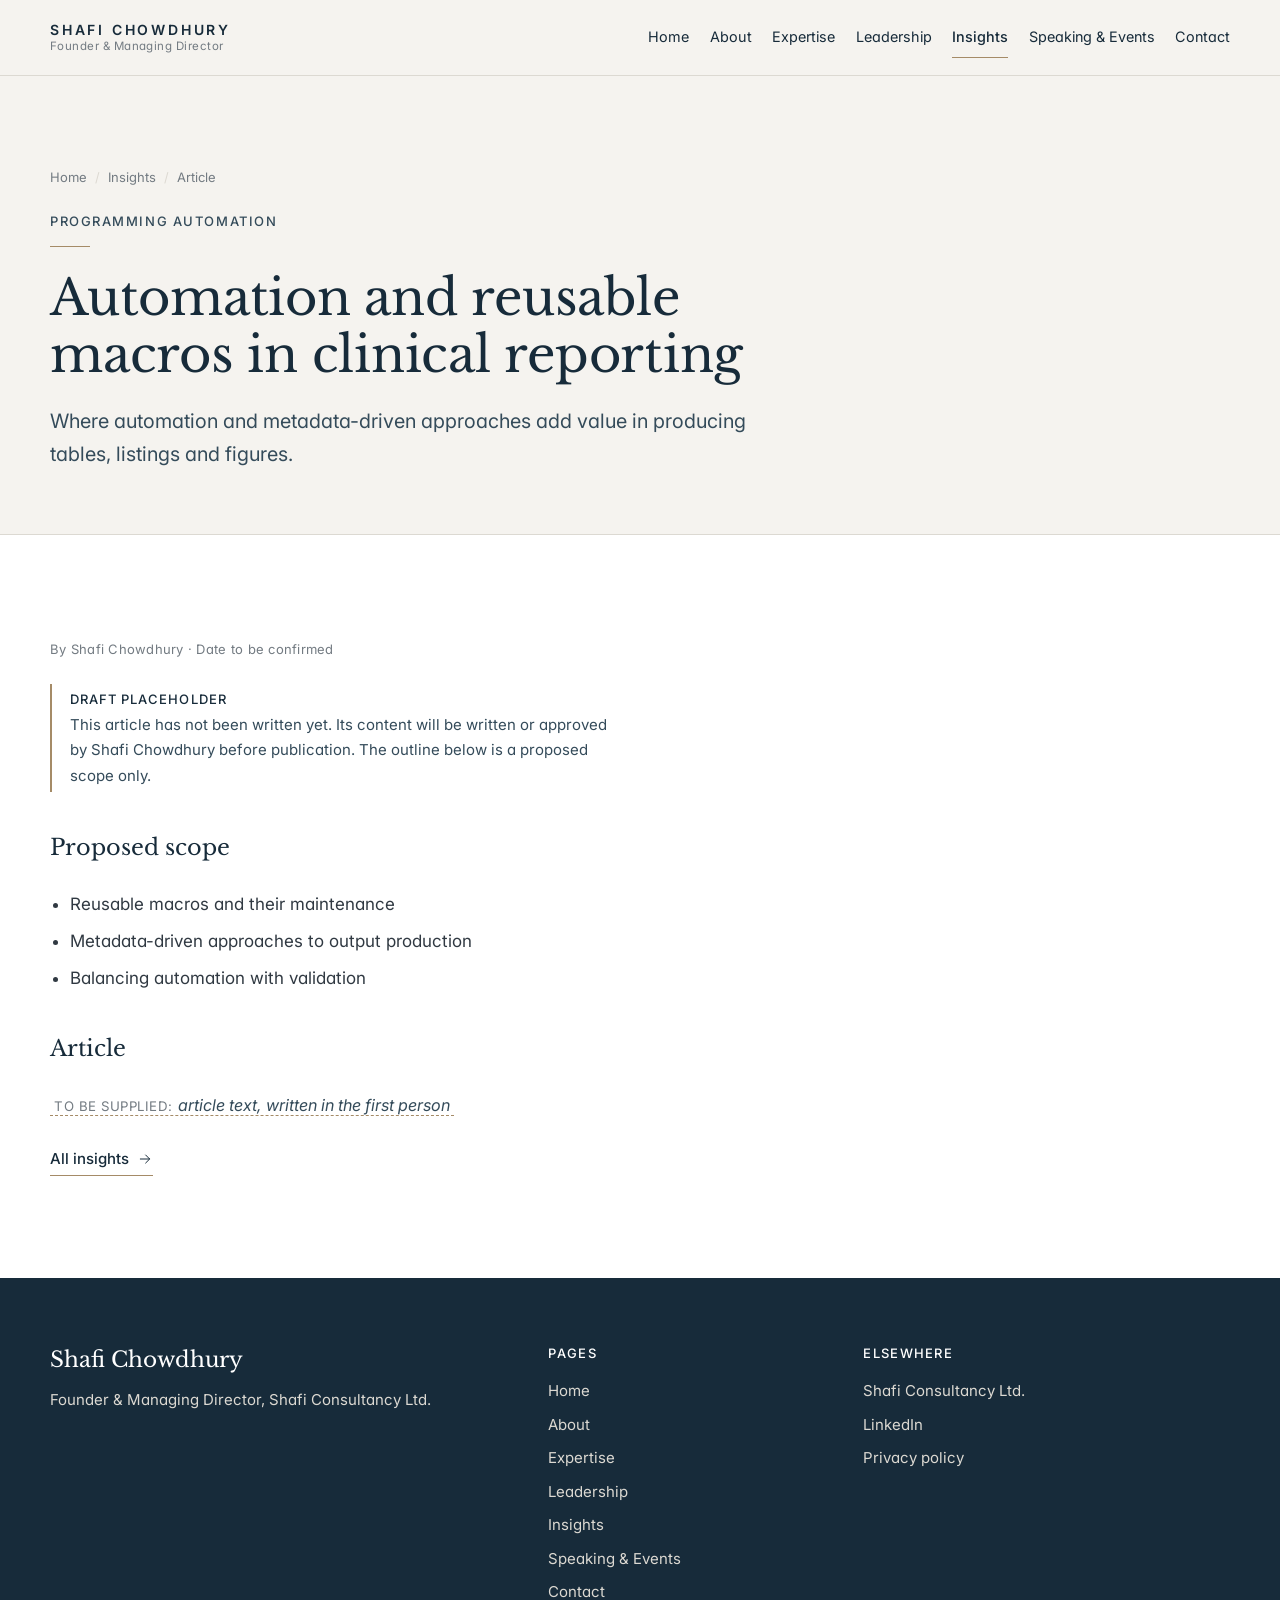
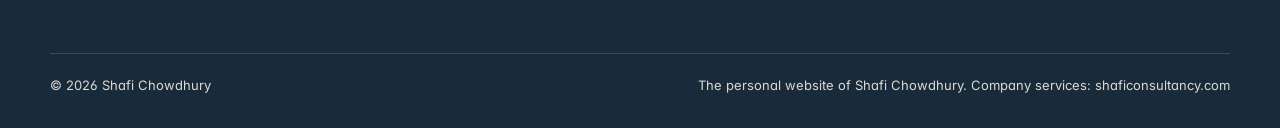
<file: insights/automation-in-clinical-reporting.html>
<!doctype html>
<html lang="en-GB">
<head>
<meta charset="utf-8">
<meta name="viewport" content="width=device-width, initial-scale=1, viewport-fit=cover">
<title>Automation and reusable macros in clinical reporting | Shafi Chowdhury</title>
<meta name="claude:viewport-fit-sides" content="cover">
<meta name="description" content="Where automation and metadata-driven approaches add value in producing tables, listings and figures.">
<link rel="canonical" href="https://www.shafichowdhury.com/insights/automation-in-clinical-reporting.html">
<meta name="robots" content="index,follow">
<meta name="author" content="Shafi Chowdhury">
<meta name="theme-color" content="#F5F3EF">
<meta property="og:type" content="article">
<meta property="og:site_name" content="Shafi Chowdhury">
<meta property="og:title" content="Automation and reusable macros in clinical reporting | Shafi Chowdhury">
<meta property="og:description" content="Where automation and metadata-driven approaches add value in producing tables, listings and figures.">
<meta property="og:url" content="https://www.shafichowdhury.com/insights/automation-in-clinical-reporting.html">
<meta property="og:image" content="https://www.shafichowdhury.com/assets/img/og-shafi-chowdhury.jpg">
<meta property="og:image:width" content="1200"><meta property="og:image:height" content="630">
<meta property="og:locale" content="en_GB">
<meta name="twitter:card" content="summary_large_image">
<meta name="twitter:title" content="Automation and reusable macros in clinical reporting | Shafi Chowdhury">
<meta name="twitter:description" content="Where automation and metadata-driven approaches add value in producing tables, listings and figures.">
<meta name="twitter:image" content="https://www.shafichowdhury.com/assets/img/og-shafi-chowdhury.jpg">
<link rel="icon" href="../assets/img/favicon.svg" type="image/svg+xml">
<link rel="manifest" href="../site.webmanifest">
<link rel="preconnect" href="https://fonts.googleapis.com"><link rel="preconnect" href="https://fonts.gstatic.com" crossorigin>
<link rel="stylesheet" href="https://fonts.googleapis.com/css2?family=Inter:wght@400;500;600&family=Libre+Baskerville:ital,wght@0,400;0,700;1,400&display=swap">
<link rel="stylesheet" href="../assets/css/site.css">
<script type="application/ld+json">{"@context": "https://schema.org", "@graph": [{"@type": "Article", "headline": "Automation and reusable macros in clinical reporting", "description": "Where automation and metadata-driven approaches add value in producing tables, listings and figures.", "author": {"@id": "https://www.shafichowdhury.com/#person"}, "publisher": {"@id": "https://www.shafichowdhury.com/#person"}, "articleSection": "Programming Automation", "inLanguage": "en-GB", "mainEntityOfPage": "https://www.shafichowdhury.com/insights/automation-in-clinical-reporting.html", "image": "https://www.shafichowdhury.com/assets/img/og-shafi-chowdhury.jpg"}, {"@type": "Person", "@id": "https://www.shafichowdhury.com/#person", "name": "Shafi Chowdhury", "jobTitle": "Founder and Managing Director", "description": "Founder and Managing Director of Shafi Consultancy Ltd., with approximately 33 years of experience in the pharmaceutical industry across clinical statistical programming, clinical research and pharmaceutical operations.", "url": "https://www.shafichowdhury.com/", "image": "https://www.shafichowdhury.com/assets/img/shafi-chowdhury-portrait.jpg", "alumniOf": [{"@type": "CollegeOrUniversity", "name": "Sheffield Hallam University"}, {"@type": "CollegeOrUniversity", "name": "De Montfort University"}], "worksFor": {"@id": "https://www.shafichowdhury.com/#organization"}, "founder": {"@id": "https://www.shafichowdhury.com/#organization"}, "knowsAbout": ["Clinical statistical programming", "Clinical trial reporting", "SAS programming", "CDISC standards", "SDTM", "ADaM", "PK/PD programming", "Pharmaceutical industry", "Contract research organisations", "Business leadership"]}, {"@type": "BreadcrumbList", "itemListElement": [{"@type": "ListItem", "position": 1, "name": "Home", "item": "https://www.shafichowdhury.com/"}, {"@type": "ListItem", "position": 2, "name": "Insights", "item": "https://www.shafichowdhury.com/insights.html"}, {"@type": "ListItem", "position": 3, "name": "Automation and reusable macros in clinical reporting", "item": "https://www.shafichowdhury.com/insights/automation-in-clinical-reporting.html"}]}]}</script>
</head>
<body>
<a class="skip-link" href="#main">Skip to content</a>
<header class="site-header">
  <div class="container">
    <a class="wordmark" href="../" aria-label="Shafi Chowdhury, home"><span class="wordmark__name">SHAFI CHOWDHURY</span><span class="wordmark__role">Founder &amp; Managing Director</span></a>
    <button class="menu-toggle" type="button" aria-expanded="false" aria-controls="site-nav"><svg viewBox="0 0 24 24" fill="none" stroke="currentColor" stroke-width="1.5" stroke-linecap="round" stroke-linejoin="round" aria-hidden="true" focusable="false"><path d="M4 8h16M4 16h16"/></svg><span class="menu-toggle__label">Menu</span></button>
    <nav class="nav" id="site-nav" aria-label="Main"><ul class="nav__list"><li><a class="nav__link" href="../">Home</a></li><li><a class="nav__link" href="../about.html">About</a></li><li><a class="nav__link" href="../expertise.html">Expertise</a></li><li><a class="nav__link" href="../leadership.html">Leadership</a></li><li><a class="nav__link" href="../insights.html" aria-current="page">Insights</a></li><li><a class="nav__link" href="../speaking.html">Speaking & Events</a></li><li><a class="nav__link" href="../contact.html">Contact</a></li></ul></nav>
  </div>
</header>
<main id="main" tabindex="-1">
<section class="page-head">
  <div class="container"><div class="page-head__inner">
    <ol class="crumbs" aria-label="Breadcrumb"><li><a href="../">Home</a></li><li><a href="../insights.html">Insights</a></li><li aria-current="page">Article</li></ol>
    <span class="kicker">Programming Automation</span>
    <h1 class="h1">Automation and reusable macros in clinical reporting</h1>
    <p class="lead">Where automation and metadata-driven approaches add value in producing tables, listings and figures.</p>
  </div></div>
</section>
<section class="section section--white" aria-label="Article">
  <div class="container"><article class="article">
    <p class="meta">By Shafi Chowdhury · Date to be confirmed</p>
    <p class="note"><b>Draft placeholder</b>This article has not been written yet. Its content will be written or approved by Shafi Chowdhury before publication. The outline below is a proposed scope only.</p>
    <h2>Proposed scope</h2><ul><li>Reusable macros and their maintenance</li><li>Metadata-driven approaches to output production</li><li>Balancing automation with validation</li></ul>
    <h2>Article</h2><p><span class="ph">article text, written in the first person</span></p>
    <p><a class="more" href="../insights.html">All insights <svg viewBox="0 0 24 24" fill="none" stroke="currentColor" stroke-width="1.5" stroke-linecap="round" stroke-linejoin="round" aria-hidden="true" focusable="false"><path d="M5 12h14M13 6l6 6-6 6"/></svg></a></p>
  </article></div>
</section>
</main>
<footer class="site-footer">
  <div class="container">
    <div class="footer__grid">
      <div class="footer__brand">
        <p class="footer__name">Shafi Chowdhury</p>
        <p>Founder &amp; Managing Director, Shafi Consultancy Ltd.</p>
      </div>
      <nav aria-label="Footer"><h2>Pages</h2><ul><li><a href="../">Home</a></li><li><a href="../about.html">About</a></li><li><a href="../expertise.html">Expertise</a></li><li><a href="../leadership.html">Leadership</a></li><li><a href="../insights.html">Insights</a></li><li><a href="../speaking.html">Speaking & Events</a></li><li><a href="../contact.html">Contact</a></li></ul></nav>
      <div><h2>Elsewhere</h2><ul>
        <li><a href="https://www.shaficonsultancy.com/" rel="noopener" target="_blank">Shafi Consultancy Ltd.</a></li>
        <li><a href="https://uk.linkedin.com/in/shafi-chowdhury-47b53619" rel="noopener" target="_blank">LinkedIn</a></li>
        <li><a href="../privacy.html">Privacy policy</a></li>
      </ul></div>
    </div>
    <div class="footer__bottom">
      <p>© 2026 Shafi Chowdhury</p>
      <p>The personal website of Shafi Chowdhury. Company services: <a href="https://www.shaficonsultancy.com/" rel="noopener" target="_blank">shaficonsultancy.com</a></p>
    </div>
  </div>
</footer>
<button class="to-top" type="button" aria-label="Back to top"><svg viewBox="0 0 24 24" fill="none" stroke="currentColor" stroke-width="1.5" stroke-linecap="round" stroke-linejoin="round" aria-hidden="true" focusable="false"><path d="M12 19V5M6 11l6-6 6 6"/></svg></button>
<script src="../assets/js/site.js" defer></script>
</body>
</html>
</file>
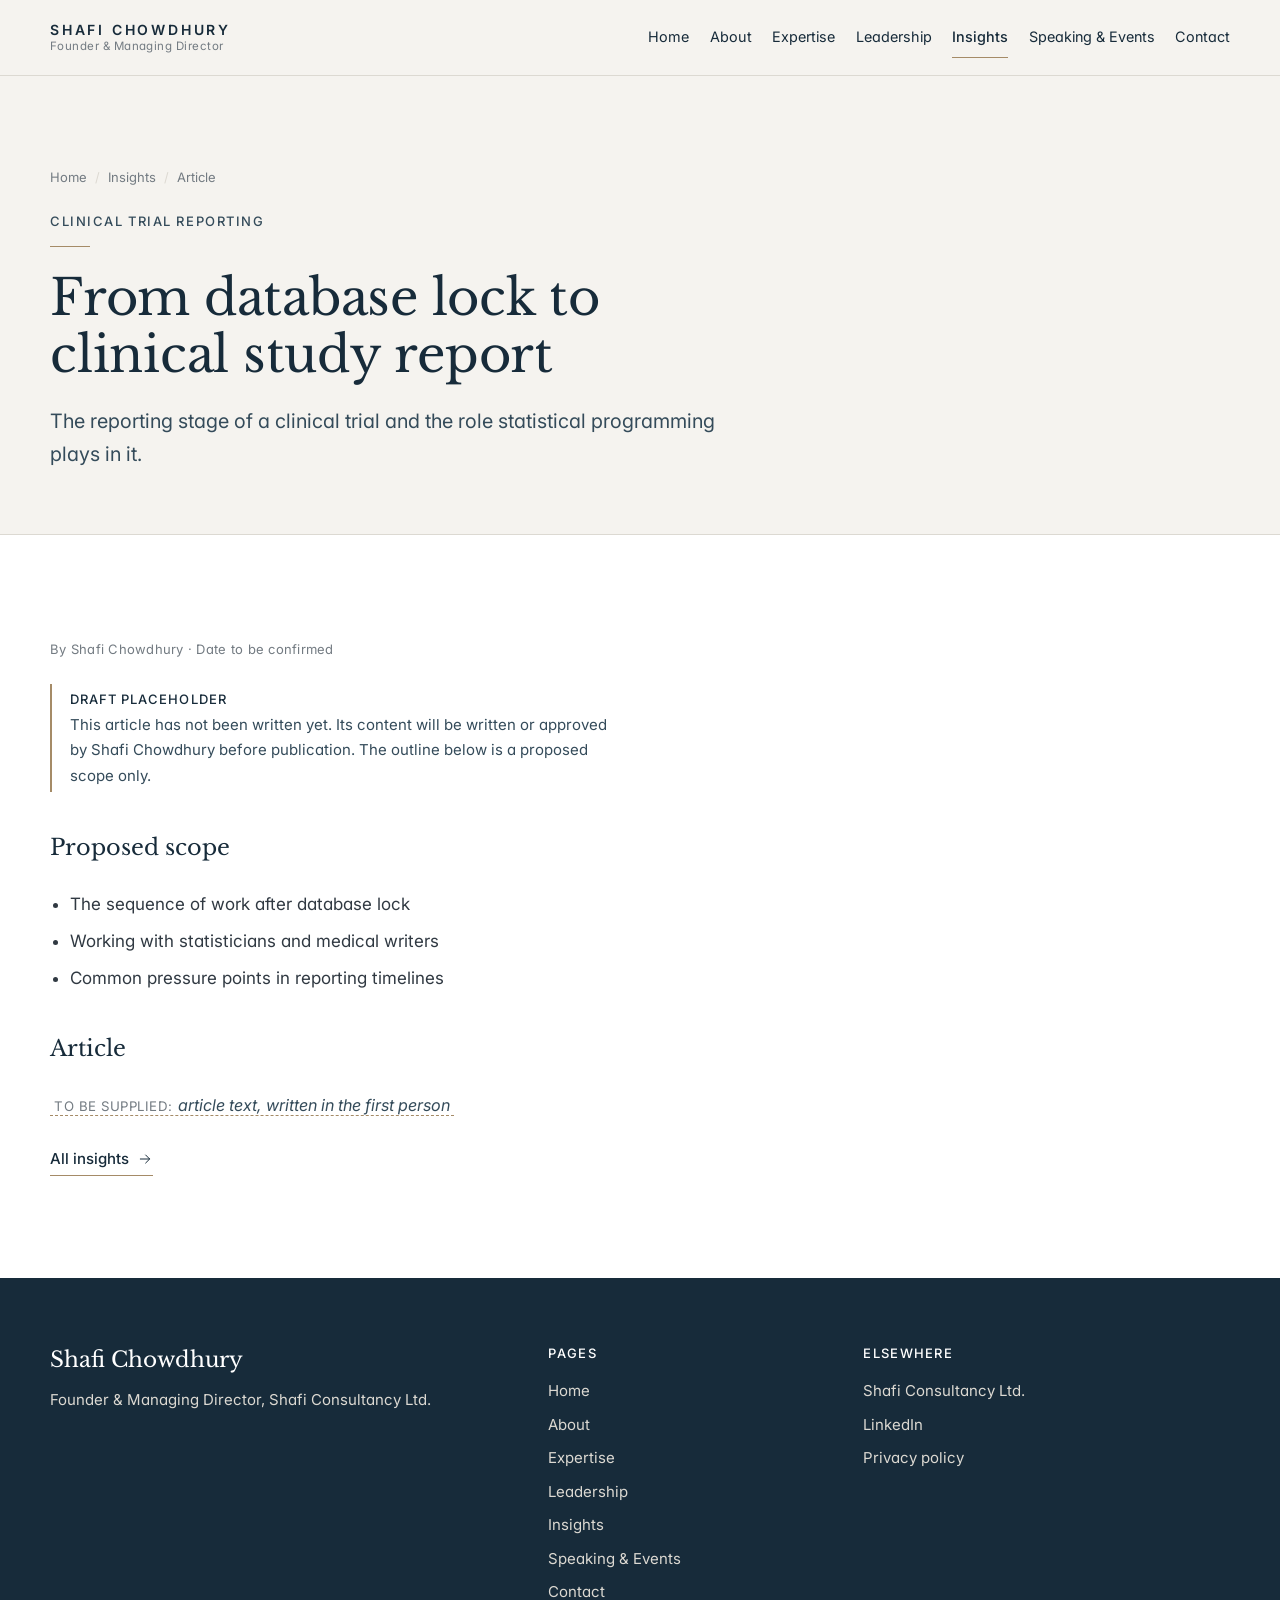
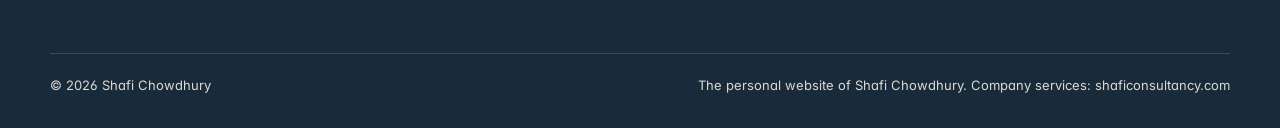
<file: insights/clinical-trial-reporting.html>
<!doctype html>
<html lang="en-GB">
<head>
<meta charset="utf-8">
<meta name="viewport" content="width=device-width, initial-scale=1, viewport-fit=cover">
<title>From database lock to clinical study report | Shafi Chowdhury</title>
<meta name="claude:viewport-fit-sides" content="cover">
<meta name="description" content="The reporting stage of a clinical trial and the role statistical programming plays in it.">
<link rel="canonical" href="https://www.shafichowdhury.com/insights/clinical-trial-reporting.html">
<meta name="robots" content="index,follow">
<meta name="author" content="Shafi Chowdhury">
<meta name="theme-color" content="#F5F3EF">
<meta property="og:type" content="article">
<meta property="og:site_name" content="Shafi Chowdhury">
<meta property="og:title" content="From database lock to clinical study report | Shafi Chowdhury">
<meta property="og:description" content="The reporting stage of a clinical trial and the role statistical programming plays in it.">
<meta property="og:url" content="https://www.shafichowdhury.com/insights/clinical-trial-reporting.html">
<meta property="og:image" content="https://www.shafichowdhury.com/assets/img/og-shafi-chowdhury.jpg">
<meta property="og:image:width" content="1200"><meta property="og:image:height" content="630">
<meta property="og:locale" content="en_GB">
<meta name="twitter:card" content="summary_large_image">
<meta name="twitter:title" content="From database lock to clinical study report | Shafi Chowdhury">
<meta name="twitter:description" content="The reporting stage of a clinical trial and the role statistical programming plays in it.">
<meta name="twitter:image" content="https://www.shafichowdhury.com/assets/img/og-shafi-chowdhury.jpg">
<link rel="icon" href="../assets/img/favicon.svg" type="image/svg+xml">
<link rel="manifest" href="../site.webmanifest">
<link rel="preconnect" href="https://fonts.googleapis.com"><link rel="preconnect" href="https://fonts.gstatic.com" crossorigin>
<link rel="stylesheet" href="https://fonts.googleapis.com/css2?family=Inter:wght@400;500;600&family=Libre+Baskerville:ital,wght@0,400;0,700;1,400&display=swap">
<link rel="stylesheet" href="../assets/css/site.css">
<script type="application/ld+json">{"@context": "https://schema.org", "@graph": [{"@type": "Article", "headline": "From database lock to clinical study report", "description": "The reporting stage of a clinical trial and the role statistical programming plays in it.", "author": {"@id": "https://www.shafichowdhury.com/#person"}, "publisher": {"@id": "https://www.shafichowdhury.com/#person"}, "articleSection": "Clinical Trial Reporting", "inLanguage": "en-GB", "mainEntityOfPage": "https://www.shafichowdhury.com/insights/clinical-trial-reporting.html", "image": "https://www.shafichowdhury.com/assets/img/og-shafi-chowdhury.jpg"}, {"@type": "Person", "@id": "https://www.shafichowdhury.com/#person", "name": "Shafi Chowdhury", "jobTitle": "Founder and Managing Director", "description": "Founder and Managing Director of Shafi Consultancy Ltd., with approximately 33 years of experience in the pharmaceutical industry across clinical statistical programming, clinical research and pharmaceutical operations.", "url": "https://www.shafichowdhury.com/", "image": "https://www.shafichowdhury.com/assets/img/shafi-chowdhury-portrait.jpg", "alumniOf": [{"@type": "CollegeOrUniversity", "name": "Sheffield Hallam University"}, {"@type": "CollegeOrUniversity", "name": "De Montfort University"}], "worksFor": {"@id": "https://www.shafichowdhury.com/#organization"}, "founder": {"@id": "https://www.shafichowdhury.com/#organization"}, "knowsAbout": ["Clinical statistical programming", "Clinical trial reporting", "SAS programming", "CDISC standards", "SDTM", "ADaM", "PK/PD programming", "Pharmaceutical industry", "Contract research organisations", "Business leadership"]}, {"@type": "BreadcrumbList", "itemListElement": [{"@type": "ListItem", "position": 1, "name": "Home", "item": "https://www.shafichowdhury.com/"}, {"@type": "ListItem", "position": 2, "name": "Insights", "item": "https://www.shafichowdhury.com/insights.html"}, {"@type": "ListItem", "position": 3, "name": "From database lock to clinical study report", "item": "https://www.shafichowdhury.com/insights/clinical-trial-reporting.html"}]}]}</script>
</head>
<body>
<a class="skip-link" href="#main">Skip to content</a>
<header class="site-header">
  <div class="container">
    <a class="wordmark" href="../" aria-label="Shafi Chowdhury, home"><span class="wordmark__name">SHAFI CHOWDHURY</span><span class="wordmark__role">Founder &amp; Managing Director</span></a>
    <button class="menu-toggle" type="button" aria-expanded="false" aria-controls="site-nav"><svg viewBox="0 0 24 24" fill="none" stroke="currentColor" stroke-width="1.5" stroke-linecap="round" stroke-linejoin="round" aria-hidden="true" focusable="false"><path d="M4 8h16M4 16h16"/></svg><span class="menu-toggle__label">Menu</span></button>
    <nav class="nav" id="site-nav" aria-label="Main"><ul class="nav__list"><li><a class="nav__link" href="../">Home</a></li><li><a class="nav__link" href="../about.html">About</a></li><li><a class="nav__link" href="../expertise.html">Expertise</a></li><li><a class="nav__link" href="../leadership.html">Leadership</a></li><li><a class="nav__link" href="../insights.html" aria-current="page">Insights</a></li><li><a class="nav__link" href="../speaking.html">Speaking & Events</a></li><li><a class="nav__link" href="../contact.html">Contact</a></li></ul></nav>
  </div>
</header>
<main id="main" tabindex="-1">
<section class="page-head">
  <div class="container"><div class="page-head__inner">
    <ol class="crumbs" aria-label="Breadcrumb"><li><a href="../">Home</a></li><li><a href="../insights.html">Insights</a></li><li aria-current="page">Article</li></ol>
    <span class="kicker">Clinical Trial Reporting</span>
    <h1 class="h1">From database lock to clinical study report</h1>
    <p class="lead">The reporting stage of a clinical trial and the role statistical programming plays in it.</p>
  </div></div>
</section>
<section class="section section--white" aria-label="Article">
  <div class="container"><article class="article">
    <p class="meta">By Shafi Chowdhury · Date to be confirmed</p>
    <p class="note"><b>Draft placeholder</b>This article has not been written yet. Its content will be written or approved by Shafi Chowdhury before publication. The outline below is a proposed scope only.</p>
    <h2>Proposed scope</h2><ul><li>The sequence of work after database lock</li><li>Working with statisticians and medical writers</li><li>Common pressure points in reporting timelines</li></ul>
    <h2>Article</h2><p><span class="ph">article text, written in the first person</span></p>
    <p><a class="more" href="../insights.html">All insights <svg viewBox="0 0 24 24" fill="none" stroke="currentColor" stroke-width="1.5" stroke-linecap="round" stroke-linejoin="round" aria-hidden="true" focusable="false"><path d="M5 12h14M13 6l6 6-6 6"/></svg></a></p>
  </article></div>
</section>
</main>
<footer class="site-footer">
  <div class="container">
    <div class="footer__grid">
      <div class="footer__brand">
        <p class="footer__name">Shafi Chowdhury</p>
        <p>Founder &amp; Managing Director, Shafi Consultancy Ltd.</p>
      </div>
      <nav aria-label="Footer"><h2>Pages</h2><ul><li><a href="../">Home</a></li><li><a href="../about.html">About</a></li><li><a href="../expertise.html">Expertise</a></li><li><a href="../leadership.html">Leadership</a></li><li><a href="../insights.html">Insights</a></li><li><a href="../speaking.html">Speaking & Events</a></li><li><a href="../contact.html">Contact</a></li></ul></nav>
      <div><h2>Elsewhere</h2><ul>
        <li><a href="https://www.shaficonsultancy.com/" rel="noopener" target="_blank">Shafi Consultancy Ltd.</a></li>
        <li><a href="https://uk.linkedin.com/in/shafi-chowdhury-47b53619" rel="noopener" target="_blank">LinkedIn</a></li>
        <li><a href="../privacy.html">Privacy policy</a></li>
      </ul></div>
    </div>
    <div class="footer__bottom">
      <p>© 2026 Shafi Chowdhury</p>
      <p>The personal website of Shafi Chowdhury. Company services: <a href="https://www.shaficonsultancy.com/" rel="noopener" target="_blank">shaficonsultancy.com</a></p>
    </div>
  </div>
</footer>
<button class="to-top" type="button" aria-label="Back to top"><svg viewBox="0 0 24 24" fill="none" stroke="currentColor" stroke-width="1.5" stroke-linecap="round" stroke-linejoin="round" aria-hidden="true" focusable="false"><path d="M12 19V5M6 11l6-6 6 6"/></svg></button>
<script src="../assets/js/site.js" defer></script>
</body>
</html>
</file>
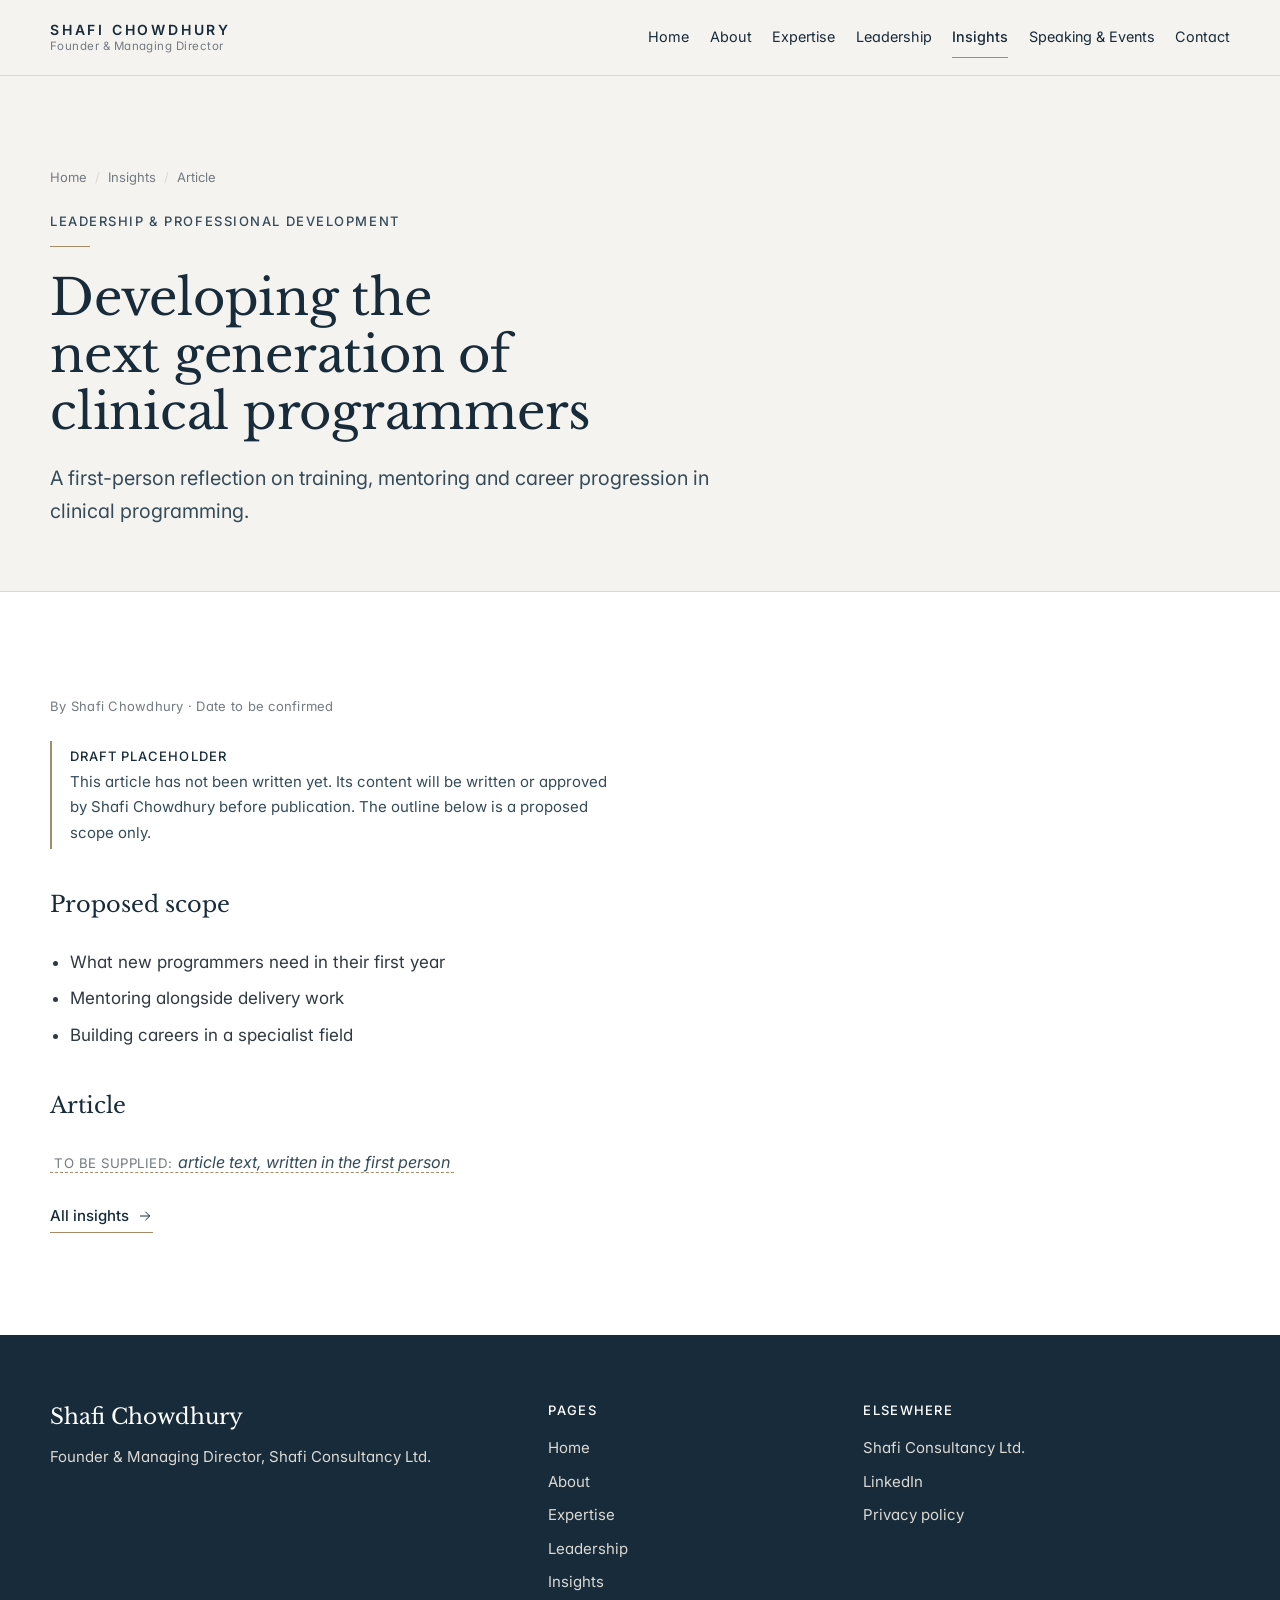
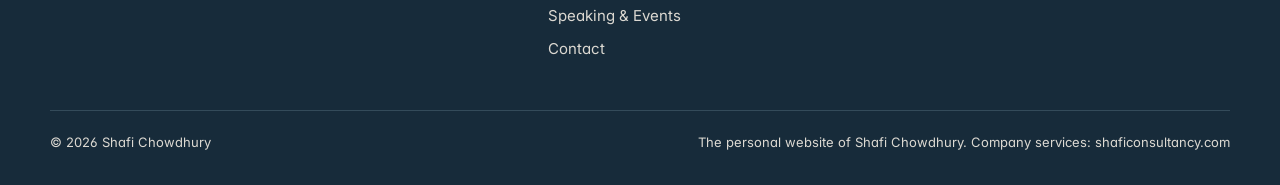
<file: insights/developing-programmers.html>
<!doctype html>
<html lang="en-GB">
<head>
<meta charset="utf-8">
<meta name="viewport" content="width=device-width, initial-scale=1, viewport-fit=cover">
<title>Developing the next generation of clinical programmers | Shafi Chowdhury</title>
<meta name="claude:viewport-fit-sides" content="cover">
<meta name="description" content="A first-person reflection on training, mentoring and career progression in clinical programming.">
<link rel="canonical" href="https://www.shafichowdhury.com/insights/developing-programmers.html">
<meta name="robots" content="index,follow">
<meta name="author" content="Shafi Chowdhury">
<meta name="theme-color" content="#F5F3EF">
<meta property="og:type" content="article">
<meta property="og:site_name" content="Shafi Chowdhury">
<meta property="og:title" content="Developing the next generation of clinical programmers | Shafi Chowdhury">
<meta property="og:description" content="A first-person reflection on training, mentoring and career progression in clinical programming.">
<meta property="og:url" content="https://www.shafichowdhury.com/insights/developing-programmers.html">
<meta property="og:image" content="https://www.shafichowdhury.com/assets/img/og-shafi-chowdhury.jpg">
<meta property="og:image:width" content="1200"><meta property="og:image:height" content="630">
<meta property="og:locale" content="en_GB">
<meta name="twitter:card" content="summary_large_image">
<meta name="twitter:title" content="Developing the next generation of clinical programmers | Shafi Chowdhury">
<meta name="twitter:description" content="A first-person reflection on training, mentoring and career progression in clinical programming.">
<meta name="twitter:image" content="https://www.shafichowdhury.com/assets/img/og-shafi-chowdhury.jpg">
<link rel="icon" href="../assets/img/favicon.svg" type="image/svg+xml">
<link rel="manifest" href="../site.webmanifest">
<link rel="preconnect" href="https://fonts.googleapis.com"><link rel="preconnect" href="https://fonts.gstatic.com" crossorigin>
<link rel="stylesheet" href="https://fonts.googleapis.com/css2?family=Inter:wght@400;500;600&family=Libre+Baskerville:ital,wght@0,400;0,700;1,400&display=swap">
<link rel="stylesheet" href="../assets/css/site.css">
<script type="application/ld+json">{"@context": "https://schema.org", "@graph": [{"@type": "Article", "headline": "Developing the next generation of clinical programmers", "description": "A first-person reflection on training, mentoring and career progression in clinical programming.", "author": {"@id": "https://www.shafichowdhury.com/#person"}, "publisher": {"@id": "https://www.shafichowdhury.com/#person"}, "articleSection": "Leadership & Professional Development", "inLanguage": "en-GB", "mainEntityOfPage": "https://www.shafichowdhury.com/insights/developing-programmers.html", "image": "https://www.shafichowdhury.com/assets/img/og-shafi-chowdhury.jpg"}, {"@type": "Person", "@id": "https://www.shafichowdhury.com/#person", "name": "Shafi Chowdhury", "jobTitle": "Founder and Managing Director", "description": "Founder and Managing Director of Shafi Consultancy Ltd., with approximately 33 years of experience in the pharmaceutical industry across clinical statistical programming, clinical research and pharmaceutical operations.", "url": "https://www.shafichowdhury.com/", "image": "https://www.shafichowdhury.com/assets/img/shafi-chowdhury-portrait.jpg", "alumniOf": [{"@type": "CollegeOrUniversity", "name": "Sheffield Hallam University"}, {"@type": "CollegeOrUniversity", "name": "De Montfort University"}], "worksFor": {"@id": "https://www.shafichowdhury.com/#organization"}, "founder": {"@id": "https://www.shafichowdhury.com/#organization"}, "knowsAbout": ["Clinical statistical programming", "Clinical trial reporting", "SAS programming", "CDISC standards", "SDTM", "ADaM", "PK/PD programming", "Pharmaceutical industry", "Contract research organisations", "Business leadership"]}, {"@type": "BreadcrumbList", "itemListElement": [{"@type": "ListItem", "position": 1, "name": "Home", "item": "https://www.shafichowdhury.com/"}, {"@type": "ListItem", "position": 2, "name": "Insights", "item": "https://www.shafichowdhury.com/insights.html"}, {"@type": "ListItem", "position": 3, "name": "Developing the next generation of clinical programmers", "item": "https://www.shafichowdhury.com/insights/developing-programmers.html"}]}]}</script>
</head>
<body>
<a class="skip-link" href="#main">Skip to content</a>
<header class="site-header">
  <div class="container">
    <a class="wordmark" href="../" aria-label="Shafi Chowdhury, home"><span class="wordmark__name">SHAFI CHOWDHURY</span><span class="wordmark__role">Founder &amp; Managing Director</span></a>
    <button class="menu-toggle" type="button" aria-expanded="false" aria-controls="site-nav"><svg viewBox="0 0 24 24" fill="none" stroke="currentColor" stroke-width="1.5" stroke-linecap="round" stroke-linejoin="round" aria-hidden="true" focusable="false"><path d="M4 8h16M4 16h16"/></svg><span class="menu-toggle__label">Menu</span></button>
    <nav class="nav" id="site-nav" aria-label="Main"><ul class="nav__list"><li><a class="nav__link" href="../">Home</a></li><li><a class="nav__link" href="../about.html">About</a></li><li><a class="nav__link" href="../expertise.html">Expertise</a></li><li><a class="nav__link" href="../leadership.html">Leadership</a></li><li><a class="nav__link" href="../insights.html" aria-current="page">Insights</a></li><li><a class="nav__link" href="../speaking.html">Speaking & Events</a></li><li><a class="nav__link" href="../contact.html">Contact</a></li></ul></nav>
  </div>
</header>
<main id="main" tabindex="-1">
<section class="page-head">
  <div class="container"><div class="page-head__inner">
    <ol class="crumbs" aria-label="Breadcrumb"><li><a href="../">Home</a></li><li><a href="../insights.html">Insights</a></li><li aria-current="page">Article</li></ol>
    <span class="kicker">Leadership &amp; Professional Development</span>
    <h1 class="h1">Developing the next generation of clinical programmers</h1>
    <p class="lead">A first-person reflection on training, mentoring and career progression in clinical programming.</p>
  </div></div>
</section>
<section class="section section--white" aria-label="Article">
  <div class="container"><article class="article">
    <p class="meta">By Shafi Chowdhury · Date to be confirmed</p>
    <p class="note"><b>Draft placeholder</b>This article has not been written yet. Its content will be written or approved by Shafi Chowdhury before publication. The outline below is a proposed scope only.</p>
    <h2>Proposed scope</h2><ul><li>What new programmers need in their first year</li><li>Mentoring alongside delivery work</li><li>Building careers in a specialist field</li></ul>
    <h2>Article</h2><p><span class="ph">article text, written in the first person</span></p>
    <p><a class="more" href="../insights.html">All insights <svg viewBox="0 0 24 24" fill="none" stroke="currentColor" stroke-width="1.5" stroke-linecap="round" stroke-linejoin="round" aria-hidden="true" focusable="false"><path d="M5 12h14M13 6l6 6-6 6"/></svg></a></p>
  </article></div>
</section>
</main>
<footer class="site-footer">
  <div class="container">
    <div class="footer__grid">
      <div class="footer__brand">
        <p class="footer__name">Shafi Chowdhury</p>
        <p>Founder &amp; Managing Director, Shafi Consultancy Ltd.</p>
      </div>
      <nav aria-label="Footer"><h2>Pages</h2><ul><li><a href="../">Home</a></li><li><a href="../about.html">About</a></li><li><a href="../expertise.html">Expertise</a></li><li><a href="../leadership.html">Leadership</a></li><li><a href="../insights.html">Insights</a></li><li><a href="../speaking.html">Speaking & Events</a></li><li><a href="../contact.html">Contact</a></li></ul></nav>
      <div><h2>Elsewhere</h2><ul>
        <li><a href="https://www.shaficonsultancy.com/" rel="noopener" target="_blank">Shafi Consultancy Ltd.</a></li>
        <li><a href="https://uk.linkedin.com/in/shafi-chowdhury-47b53619" rel="noopener" target="_blank">LinkedIn</a></li>
        <li><a href="../privacy.html">Privacy policy</a></li>
      </ul></div>
    </div>
    <div class="footer__bottom">
      <p>© 2026 Shafi Chowdhury</p>
      <p>The personal website of Shafi Chowdhury. Company services: <a href="https://www.shaficonsultancy.com/" rel="noopener" target="_blank">shaficonsultancy.com</a></p>
    </div>
  </div>
</footer>
<button class="to-top" type="button" aria-label="Back to top"><svg viewBox="0 0 24 24" fill="none" stroke="currentColor" stroke-width="1.5" stroke-linecap="round" stroke-linejoin="round" aria-hidden="true" focusable="false"><path d="M12 19V5M6 11l6-6 6 6"/></svg></button>
<script src="../assets/js/site.js" defer></script>
</body>
</html>
</file>
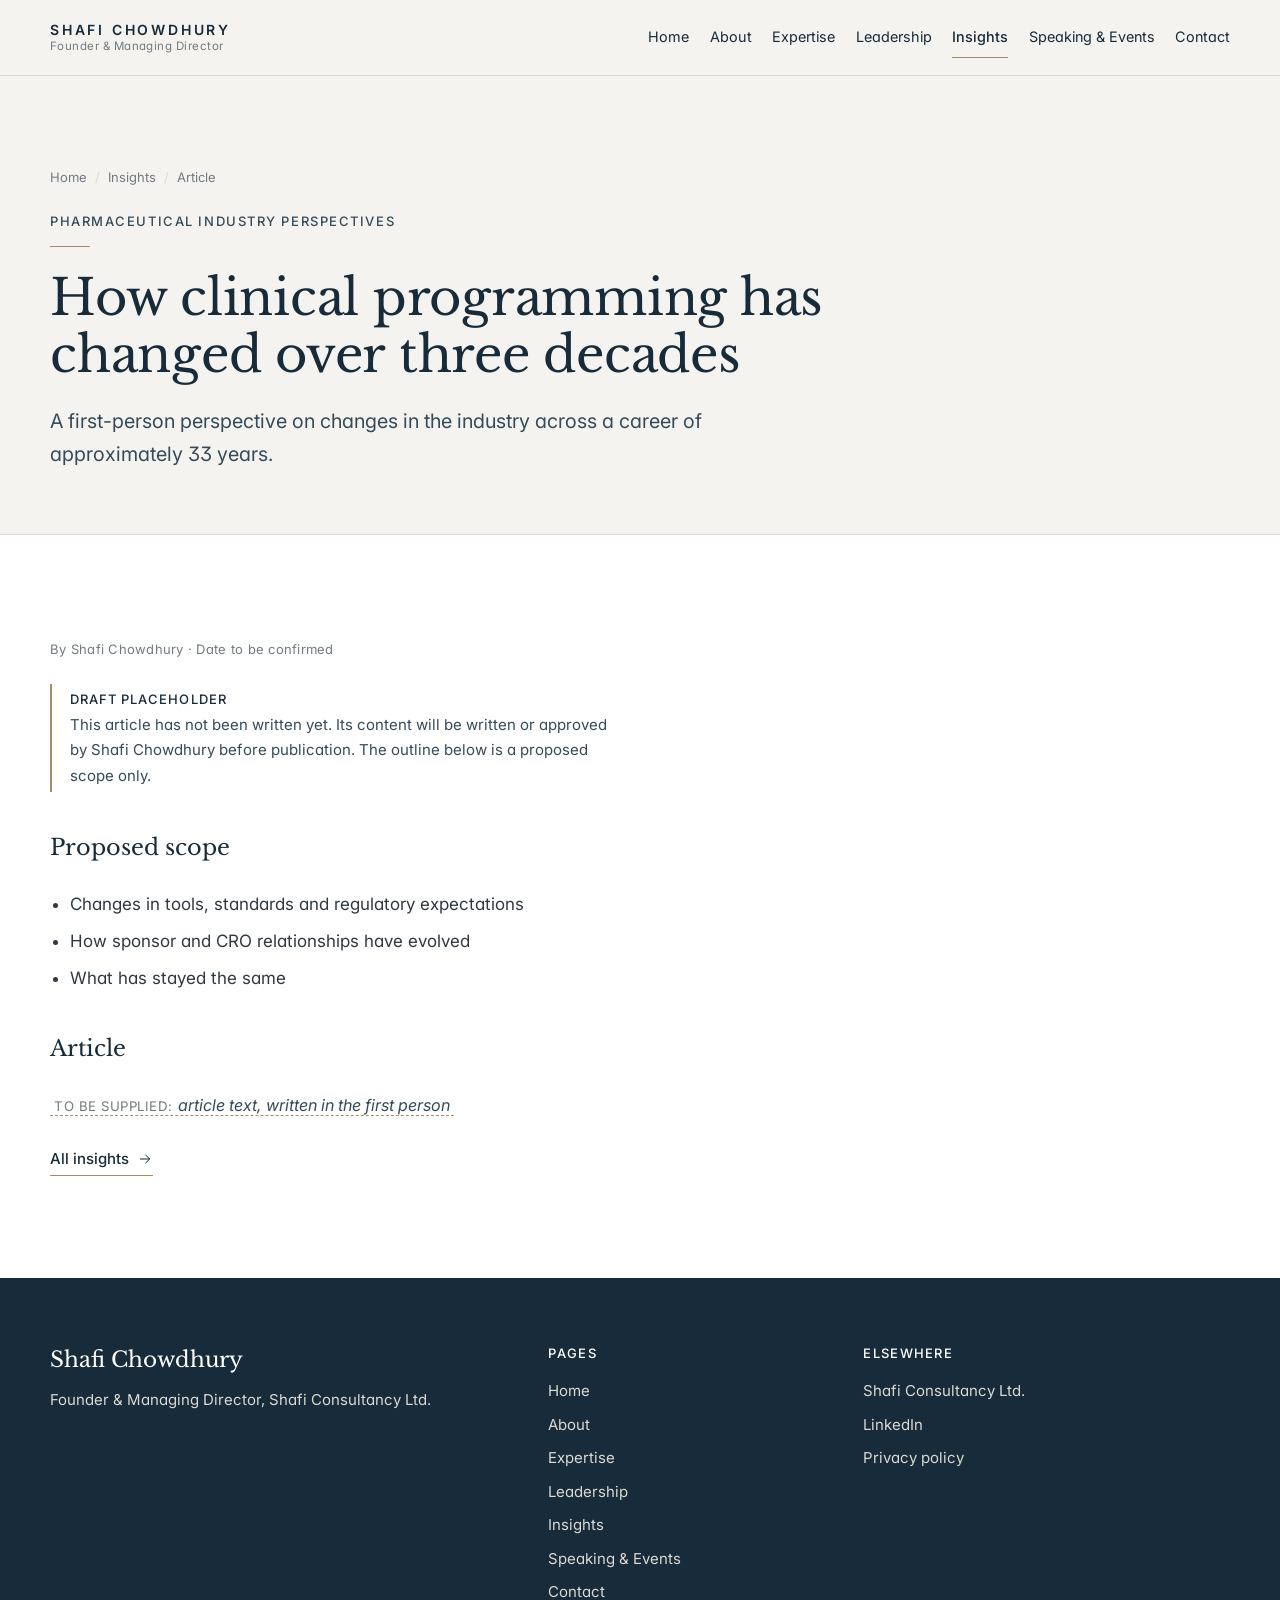
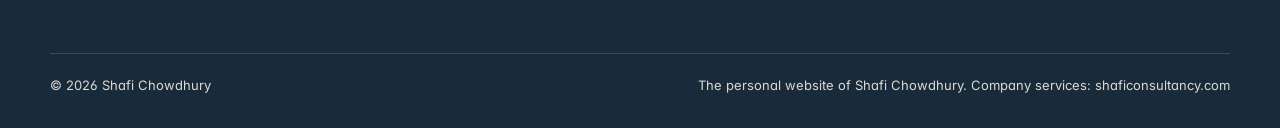
<file: insights/industry-perspectives.html>
<!doctype html>
<html lang="en-GB">
<head>
<meta charset="utf-8">
<meta name="viewport" content="width=device-width, initial-scale=1, viewport-fit=cover">
<title>How clinical programming has changed over three decades | Shafi Chowdhury</title>
<meta name="claude:viewport-fit-sides" content="cover">
<meta name="description" content="A first-person perspective on changes in the industry across a career of approximately 33 years.">
<link rel="canonical" href="https://www.shafichowdhury.com/insights/industry-perspectives.html">
<meta name="robots" content="index,follow">
<meta name="author" content="Shafi Chowdhury">
<meta name="theme-color" content="#F5F3EF">
<meta property="og:type" content="article">
<meta property="og:site_name" content="Shafi Chowdhury">
<meta property="og:title" content="How clinical programming has changed over three decades | Shafi Chowdhury">
<meta property="og:description" content="A first-person perspective on changes in the industry across a career of approximately 33 years.">
<meta property="og:url" content="https://www.shafichowdhury.com/insights/industry-perspectives.html">
<meta property="og:image" content="https://www.shafichowdhury.com/assets/img/og-shafi-chowdhury.jpg">
<meta property="og:image:width" content="1200"><meta property="og:image:height" content="630">
<meta property="og:locale" content="en_GB">
<meta name="twitter:card" content="summary_large_image">
<meta name="twitter:title" content="How clinical programming has changed over three decades | Shafi Chowdhury">
<meta name="twitter:description" content="A first-person perspective on changes in the industry across a career of approximately 33 years.">
<meta name="twitter:image" content="https://www.shafichowdhury.com/assets/img/og-shafi-chowdhury.jpg">
<link rel="icon" href="../assets/img/favicon.svg" type="image/svg+xml">
<link rel="manifest" href="../site.webmanifest">
<link rel="preconnect" href="https://fonts.googleapis.com"><link rel="preconnect" href="https://fonts.gstatic.com" crossorigin>
<link rel="stylesheet" href="https://fonts.googleapis.com/css2?family=Inter:wght@400;500;600&family=Libre+Baskerville:ital,wght@0,400;0,700;1,400&display=swap">
<link rel="stylesheet" href="../assets/css/site.css">
<script type="application/ld+json">{"@context": "https://schema.org", "@graph": [{"@type": "Article", "headline": "How clinical programming has changed over three decades", "description": "A first-person perspective on changes in the industry across a career of approximately 33 years.", "author": {"@id": "https://www.shafichowdhury.com/#person"}, "publisher": {"@id": "https://www.shafichowdhury.com/#person"}, "articleSection": "Pharmaceutical Industry Perspectives", "inLanguage": "en-GB", "mainEntityOfPage": "https://www.shafichowdhury.com/insights/industry-perspectives.html", "image": "https://www.shafichowdhury.com/assets/img/og-shafi-chowdhury.jpg"}, {"@type": "Person", "@id": "https://www.shafichowdhury.com/#person", "name": "Shafi Chowdhury", "jobTitle": "Founder and Managing Director", "description": "Founder and Managing Director of Shafi Consultancy Ltd., with approximately 33 years of experience in the pharmaceutical industry across clinical statistical programming, clinical research and pharmaceutical operations.", "url": "https://www.shafichowdhury.com/", "image": "https://www.shafichowdhury.com/assets/img/shafi-chowdhury-portrait.jpg", "alumniOf": [{"@type": "CollegeOrUniversity", "name": "Sheffield Hallam University"}, {"@type": "CollegeOrUniversity", "name": "De Montfort University"}], "worksFor": {"@id": "https://www.shafichowdhury.com/#organization"}, "founder": {"@id": "https://www.shafichowdhury.com/#organization"}, "knowsAbout": ["Clinical statistical programming", "Clinical trial reporting", "SAS programming", "CDISC standards", "SDTM", "ADaM", "PK/PD programming", "Pharmaceutical industry", "Contract research organisations", "Business leadership"]}, {"@type": "BreadcrumbList", "itemListElement": [{"@type": "ListItem", "position": 1, "name": "Home", "item": "https://www.shafichowdhury.com/"}, {"@type": "ListItem", "position": 2, "name": "Insights", "item": "https://www.shafichowdhury.com/insights.html"}, {"@type": "ListItem", "position": 3, "name": "How clinical programming has changed over three decades", "item": "https://www.shafichowdhury.com/insights/industry-perspectives.html"}]}]}</script>
</head>
<body>
<a class="skip-link" href="#main">Skip to content</a>
<header class="site-header">
  <div class="container">
    <a class="wordmark" href="../" aria-label="Shafi Chowdhury, home"><span class="wordmark__name">SHAFI CHOWDHURY</span><span class="wordmark__role">Founder &amp; Managing Director</span></a>
    <button class="menu-toggle" type="button" aria-expanded="false" aria-controls="site-nav"><svg viewBox="0 0 24 24" fill="none" stroke="currentColor" stroke-width="1.5" stroke-linecap="round" stroke-linejoin="round" aria-hidden="true" focusable="false"><path d="M4 8h16M4 16h16"/></svg><span class="menu-toggle__label">Menu</span></button>
    <nav class="nav" id="site-nav" aria-label="Main"><ul class="nav__list"><li><a class="nav__link" href="../">Home</a></li><li><a class="nav__link" href="../about.html">About</a></li><li><a class="nav__link" href="../expertise.html">Expertise</a></li><li><a class="nav__link" href="../leadership.html">Leadership</a></li><li><a class="nav__link" href="../insights.html" aria-current="page">Insights</a></li><li><a class="nav__link" href="../speaking.html">Speaking & Events</a></li><li><a class="nav__link" href="../contact.html">Contact</a></li></ul></nav>
  </div>
</header>
<main id="main" tabindex="-1">
<section class="page-head">
  <div class="container"><div class="page-head__inner">
    <ol class="crumbs" aria-label="Breadcrumb"><li><a href="../">Home</a></li><li><a href="../insights.html">Insights</a></li><li aria-current="page">Article</li></ol>
    <span class="kicker">Pharmaceutical Industry Perspectives</span>
    <h1 class="h1">How clinical programming has changed over three decades</h1>
    <p class="lead">A first-person perspective on changes in the industry across a career of approximately 33 years.</p>
  </div></div>
</section>
<section class="section section--white" aria-label="Article">
  <div class="container"><article class="article">
    <p class="meta">By Shafi Chowdhury · Date to be confirmed</p>
    <p class="note"><b>Draft placeholder</b>This article has not been written yet. Its content will be written or approved by Shafi Chowdhury before publication. The outline below is a proposed scope only.</p>
    <h2>Proposed scope</h2><ul><li>Changes in tools, standards and regulatory expectations</li><li>How sponsor and CRO relationships have evolved</li><li>What has stayed the same</li></ul>
    <h2>Article</h2><p><span class="ph">article text, written in the first person</span></p>
    <p><a class="more" href="../insights.html">All insights <svg viewBox="0 0 24 24" fill="none" stroke="currentColor" stroke-width="1.5" stroke-linecap="round" stroke-linejoin="round" aria-hidden="true" focusable="false"><path d="M5 12h14M13 6l6 6-6 6"/></svg></a></p>
  </article></div>
</section>
</main>
<footer class="site-footer">
  <div class="container">
    <div class="footer__grid">
      <div class="footer__brand">
        <p class="footer__name">Shafi Chowdhury</p>
        <p>Founder &amp; Managing Director, Shafi Consultancy Ltd.</p>
      </div>
      <nav aria-label="Footer"><h2>Pages</h2><ul><li><a href="../">Home</a></li><li><a href="../about.html">About</a></li><li><a href="../expertise.html">Expertise</a></li><li><a href="../leadership.html">Leadership</a></li><li><a href="../insights.html">Insights</a></li><li><a href="../speaking.html">Speaking & Events</a></li><li><a href="../contact.html">Contact</a></li></ul></nav>
      <div><h2>Elsewhere</h2><ul>
        <li><a href="https://www.shaficonsultancy.com/" rel="noopener" target="_blank">Shafi Consultancy Ltd.</a></li>
        <li><a href="https://uk.linkedin.com/in/shafi-chowdhury-47b53619" rel="noopener" target="_blank">LinkedIn</a></li>
        <li><a href="../privacy.html">Privacy policy</a></li>
      </ul></div>
    </div>
    <div class="footer__bottom">
      <p>© 2026 Shafi Chowdhury</p>
      <p>The personal website of Shafi Chowdhury. Company services: <a href="https://www.shaficonsultancy.com/" rel="noopener" target="_blank">shaficonsultancy.com</a></p>
    </div>
  </div>
</footer>
<button class="to-top" type="button" aria-label="Back to top"><svg viewBox="0 0 24 24" fill="none" stroke="currentColor" stroke-width="1.5" stroke-linecap="round" stroke-linejoin="round" aria-hidden="true" focusable="false"><path d="M12 19V5M6 11l6-6 6 6"/></svg></button>
<script src="../assets/js/site.js" defer></script>
</body>
</html>
</file>
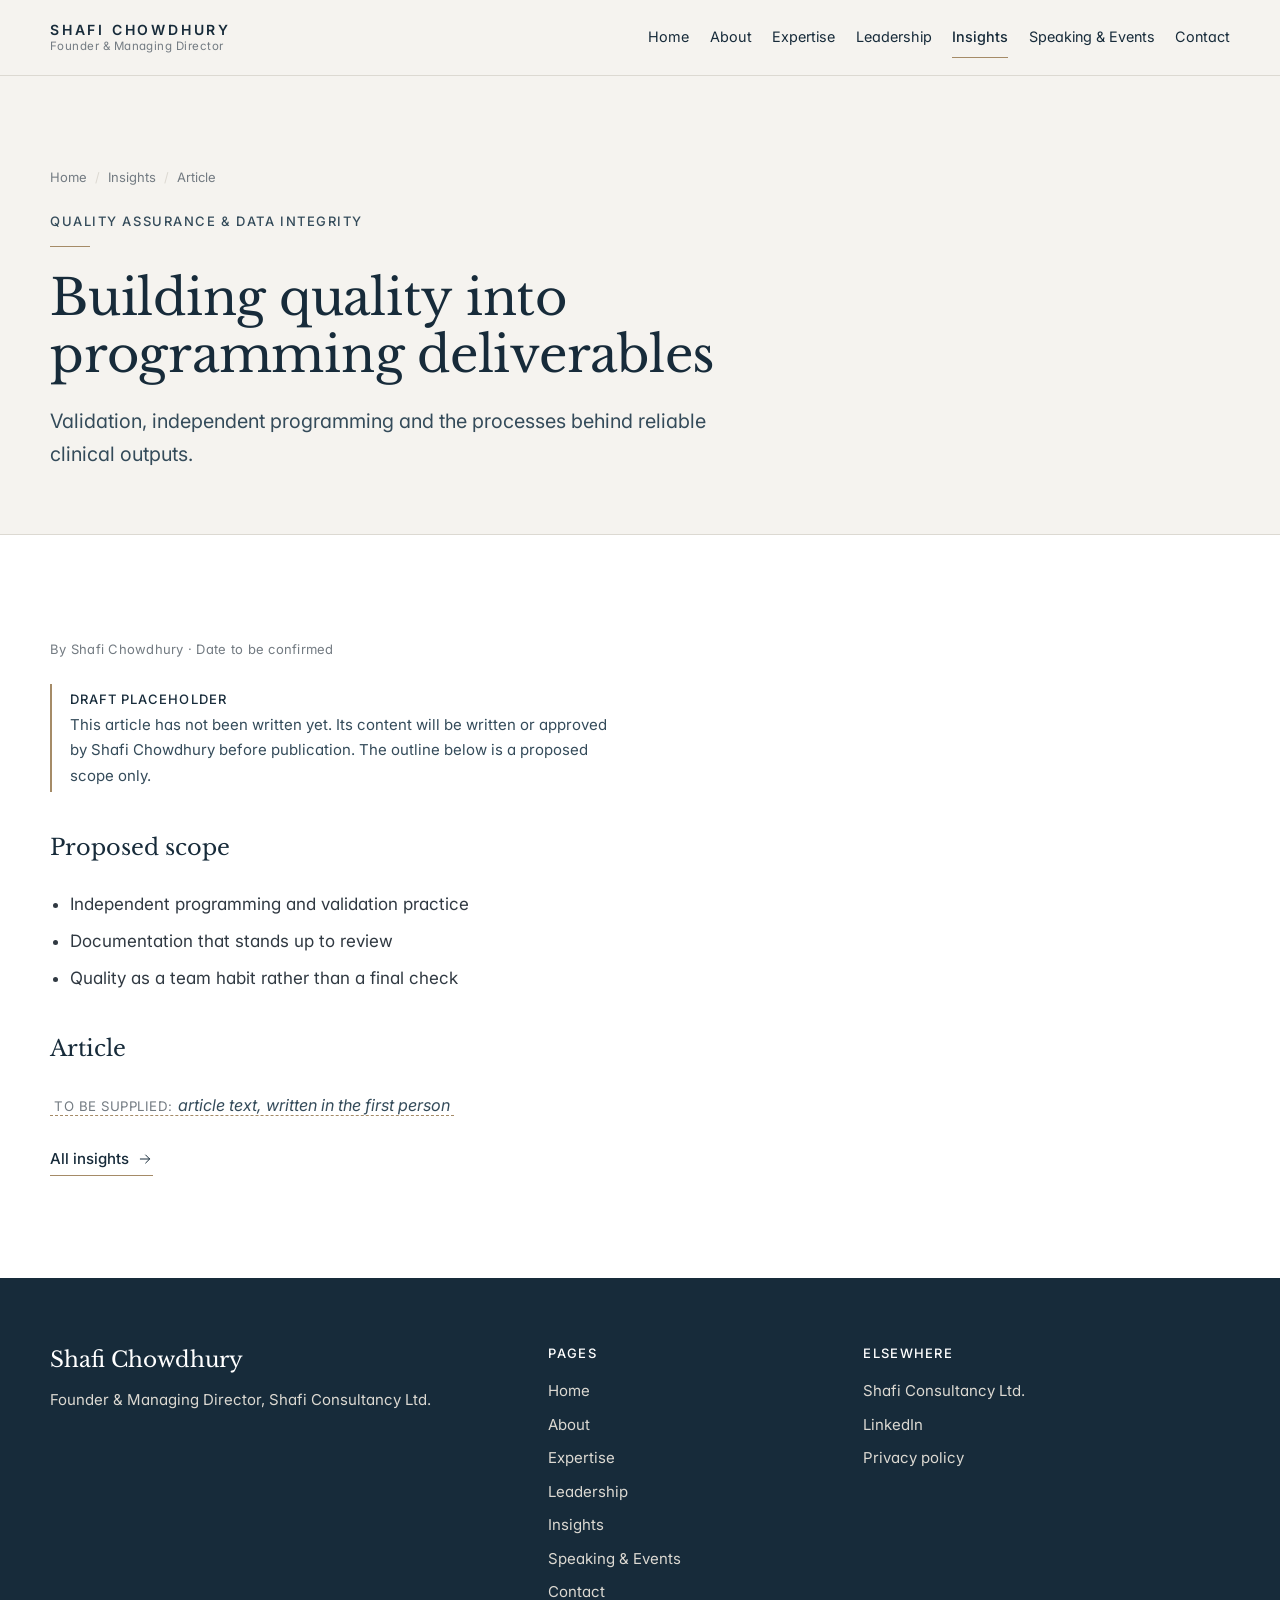
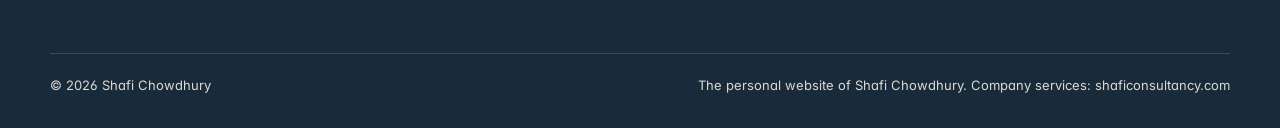
<file: insights/quality-and-data-integrity.html>
<!doctype html>
<html lang="en-GB">
<head>
<meta charset="utf-8">
<meta name="viewport" content="width=device-width, initial-scale=1, viewport-fit=cover">
<title>Building quality into programming deliverables | Shafi Chowdhury</title>
<meta name="claude:viewport-fit-sides" content="cover">
<meta name="description" content="Validation, independent programming and the processes behind reliable clinical outputs.">
<link rel="canonical" href="https://www.shafichowdhury.com/insights/quality-and-data-integrity.html">
<meta name="robots" content="index,follow">
<meta name="author" content="Shafi Chowdhury">
<meta name="theme-color" content="#F5F3EF">
<meta property="og:type" content="article">
<meta property="og:site_name" content="Shafi Chowdhury">
<meta property="og:title" content="Building quality into programming deliverables | Shafi Chowdhury">
<meta property="og:description" content="Validation, independent programming and the processes behind reliable clinical outputs.">
<meta property="og:url" content="https://www.shafichowdhury.com/insights/quality-and-data-integrity.html">
<meta property="og:image" content="https://www.shafichowdhury.com/assets/img/og-shafi-chowdhury.jpg">
<meta property="og:image:width" content="1200"><meta property="og:image:height" content="630">
<meta property="og:locale" content="en_GB">
<meta name="twitter:card" content="summary_large_image">
<meta name="twitter:title" content="Building quality into programming deliverables | Shafi Chowdhury">
<meta name="twitter:description" content="Validation, independent programming and the processes behind reliable clinical outputs.">
<meta name="twitter:image" content="https://www.shafichowdhury.com/assets/img/og-shafi-chowdhury.jpg">
<link rel="icon" href="../assets/img/favicon.svg" type="image/svg+xml">
<link rel="manifest" href="../site.webmanifest">
<link rel="preconnect" href="https://fonts.googleapis.com"><link rel="preconnect" href="https://fonts.gstatic.com" crossorigin>
<link rel="stylesheet" href="https://fonts.googleapis.com/css2?family=Inter:wght@400;500;600&family=Libre+Baskerville:ital,wght@0,400;0,700;1,400&display=swap">
<link rel="stylesheet" href="../assets/css/site.css">
<script type="application/ld+json">{"@context": "https://schema.org", "@graph": [{"@type": "Article", "headline": "Building quality into programming deliverables", "description": "Validation, independent programming and the processes behind reliable clinical outputs.", "author": {"@id": "https://www.shafichowdhury.com/#person"}, "publisher": {"@id": "https://www.shafichowdhury.com/#person"}, "articleSection": "Quality Assurance & Data Integrity", "inLanguage": "en-GB", "mainEntityOfPage": "https://www.shafichowdhury.com/insights/quality-and-data-integrity.html", "image": "https://www.shafichowdhury.com/assets/img/og-shafi-chowdhury.jpg"}, {"@type": "Person", "@id": "https://www.shafichowdhury.com/#person", "name": "Shafi Chowdhury", "jobTitle": "Founder and Managing Director", "description": "Founder and Managing Director of Shafi Consultancy Ltd., with approximately 33 years of experience in the pharmaceutical industry across clinical statistical programming, clinical research and pharmaceutical operations.", "url": "https://www.shafichowdhury.com/", "image": "https://www.shafichowdhury.com/assets/img/shafi-chowdhury-portrait.jpg", "alumniOf": [{"@type": "CollegeOrUniversity", "name": "Sheffield Hallam University"}, {"@type": "CollegeOrUniversity", "name": "De Montfort University"}], "worksFor": {"@id": "https://www.shafichowdhury.com/#organization"}, "founder": {"@id": "https://www.shafichowdhury.com/#organization"}, "knowsAbout": ["Clinical statistical programming", "Clinical trial reporting", "SAS programming", "CDISC standards", "SDTM", "ADaM", "PK/PD programming", "Pharmaceutical industry", "Contract research organisations", "Business leadership"]}, {"@type": "BreadcrumbList", "itemListElement": [{"@type": "ListItem", "position": 1, "name": "Home", "item": "https://www.shafichowdhury.com/"}, {"@type": "ListItem", "position": 2, "name": "Insights", "item": "https://www.shafichowdhury.com/insights.html"}, {"@type": "ListItem", "position": 3, "name": "Building quality into programming deliverables", "item": "https://www.shafichowdhury.com/insights/quality-and-data-integrity.html"}]}]}</script>
</head>
<body>
<a class="skip-link" href="#main">Skip to content</a>
<header class="site-header">
  <div class="container">
    <a class="wordmark" href="../" aria-label="Shafi Chowdhury, home"><span class="wordmark__name">SHAFI CHOWDHURY</span><span class="wordmark__role">Founder &amp; Managing Director</span></a>
    <button class="menu-toggle" type="button" aria-expanded="false" aria-controls="site-nav"><svg viewBox="0 0 24 24" fill="none" stroke="currentColor" stroke-width="1.5" stroke-linecap="round" stroke-linejoin="round" aria-hidden="true" focusable="false"><path d="M4 8h16M4 16h16"/></svg><span class="menu-toggle__label">Menu</span></button>
    <nav class="nav" id="site-nav" aria-label="Main"><ul class="nav__list"><li><a class="nav__link" href="../">Home</a></li><li><a class="nav__link" href="../about.html">About</a></li><li><a class="nav__link" href="../expertise.html">Expertise</a></li><li><a class="nav__link" href="../leadership.html">Leadership</a></li><li><a class="nav__link" href="../insights.html" aria-current="page">Insights</a></li><li><a class="nav__link" href="../speaking.html">Speaking & Events</a></li><li><a class="nav__link" href="../contact.html">Contact</a></li></ul></nav>
  </div>
</header>
<main id="main" tabindex="-1">
<section class="page-head">
  <div class="container"><div class="page-head__inner">
    <ol class="crumbs" aria-label="Breadcrumb"><li><a href="../">Home</a></li><li><a href="../insights.html">Insights</a></li><li aria-current="page">Article</li></ol>
    <span class="kicker">Quality Assurance &amp; Data Integrity</span>
    <h1 class="h1">Building quality into programming deliverables</h1>
    <p class="lead">Validation, independent programming and the processes behind reliable clinical outputs.</p>
  </div></div>
</section>
<section class="section section--white" aria-label="Article">
  <div class="container"><article class="article">
    <p class="meta">By Shafi Chowdhury · Date to be confirmed</p>
    <p class="note"><b>Draft placeholder</b>This article has not been written yet. Its content will be written or approved by Shafi Chowdhury before publication. The outline below is a proposed scope only.</p>
    <h2>Proposed scope</h2><ul><li>Independent programming and validation practice</li><li>Documentation that stands up to review</li><li>Quality as a team habit rather than a final check</li></ul>
    <h2>Article</h2><p><span class="ph">article text, written in the first person</span></p>
    <p><a class="more" href="../insights.html">All insights <svg viewBox="0 0 24 24" fill="none" stroke="currentColor" stroke-width="1.5" stroke-linecap="round" stroke-linejoin="round" aria-hidden="true" focusable="false"><path d="M5 12h14M13 6l6 6-6 6"/></svg></a></p>
  </article></div>
</section>
</main>
<footer class="site-footer">
  <div class="container">
    <div class="footer__grid">
      <div class="footer__brand">
        <p class="footer__name">Shafi Chowdhury</p>
        <p>Founder &amp; Managing Director, Shafi Consultancy Ltd.</p>
      </div>
      <nav aria-label="Footer"><h2>Pages</h2><ul><li><a href="../">Home</a></li><li><a href="../about.html">About</a></li><li><a href="../expertise.html">Expertise</a></li><li><a href="../leadership.html">Leadership</a></li><li><a href="../insights.html">Insights</a></li><li><a href="../speaking.html">Speaking & Events</a></li><li><a href="../contact.html">Contact</a></li></ul></nav>
      <div><h2>Elsewhere</h2><ul>
        <li><a href="https://www.shaficonsultancy.com/" rel="noopener" target="_blank">Shafi Consultancy Ltd.</a></li>
        <li><a href="https://uk.linkedin.com/in/shafi-chowdhury-47b53619" rel="noopener" target="_blank">LinkedIn</a></li>
        <li><a href="../privacy.html">Privacy policy</a></li>
      </ul></div>
    </div>
    <div class="footer__bottom">
      <p>© 2026 Shafi Chowdhury</p>
      <p>The personal website of Shafi Chowdhury. Company services: <a href="https://www.shaficonsultancy.com/" rel="noopener" target="_blank">shaficonsultancy.com</a></p>
    </div>
  </div>
</footer>
<button class="to-top" type="button" aria-label="Back to top"><svg viewBox="0 0 24 24" fill="none" stroke="currentColor" stroke-width="1.5" stroke-linecap="round" stroke-linejoin="round" aria-hidden="true" focusable="false"><path d="M12 19V5M6 11l6-6 6 6"/></svg></button>
<script src="../assets/js/site.js" defer></script>
</body>
</html>
</file>
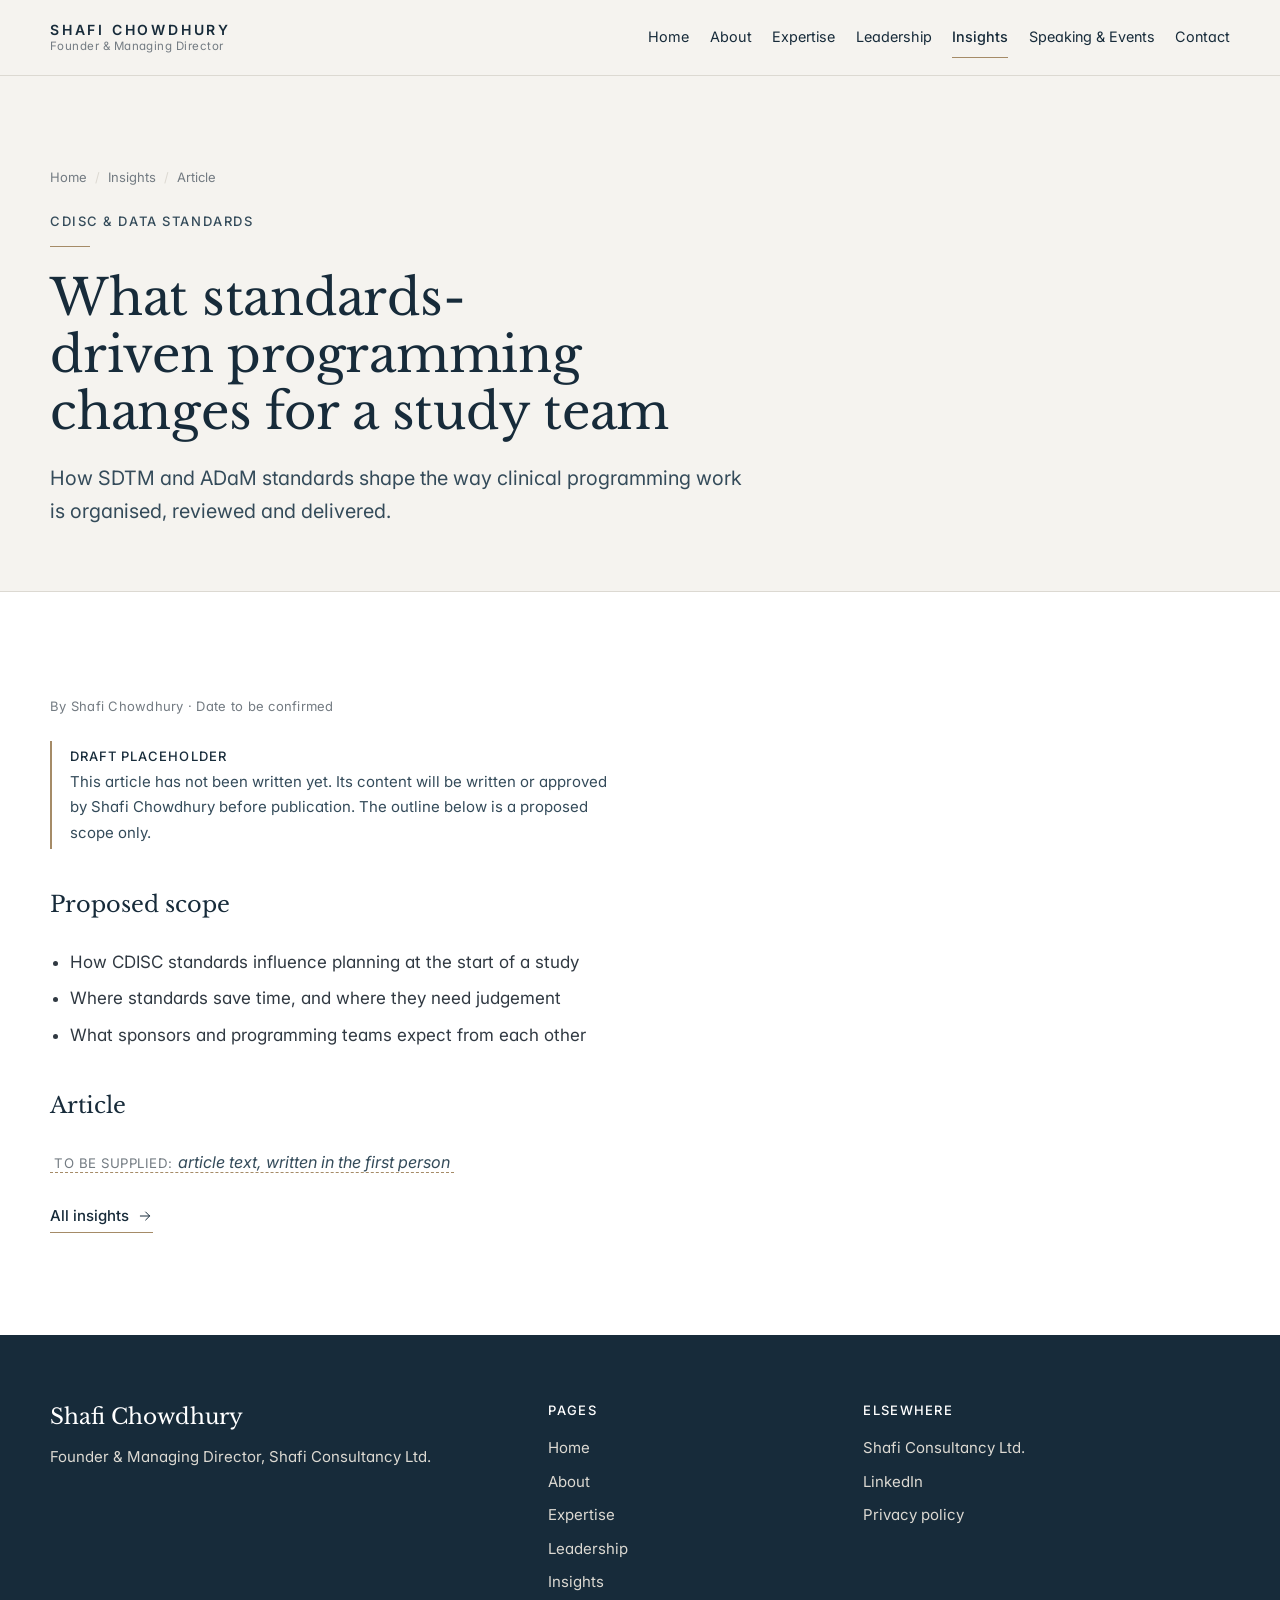
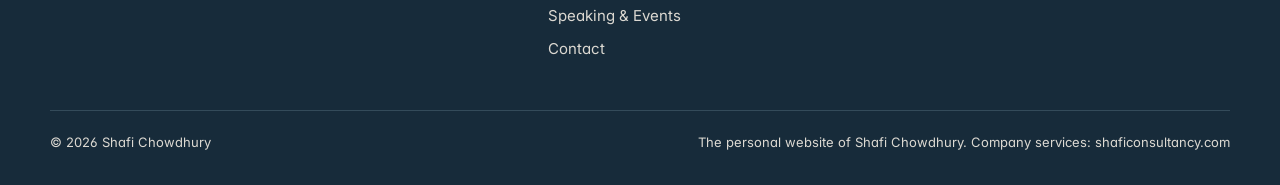
<file: insights/standards-driven-programming.html>
<!doctype html>
<html lang="en-GB">
<head>
<meta charset="utf-8">
<meta name="viewport" content="width=device-width, initial-scale=1, viewport-fit=cover">
<title>What standards-driven programming changes for a study team | Shafi Chowdhury</title>
<meta name="claude:viewport-fit-sides" content="cover">
<meta name="description" content="How SDTM and ADaM standards shape the way clinical programming work is organised, reviewed and delivered.">
<link rel="canonical" href="https://www.shafichowdhury.com/insights/standards-driven-programming.html">
<meta name="robots" content="index,follow">
<meta name="author" content="Shafi Chowdhury">
<meta name="theme-color" content="#F5F3EF">
<meta property="og:type" content="article">
<meta property="og:site_name" content="Shafi Chowdhury">
<meta property="og:title" content="What standards-driven programming changes for a study team | Shafi Chowdhury">
<meta property="og:description" content="How SDTM and ADaM standards shape the way clinical programming work is organised, reviewed and delivered.">
<meta property="og:url" content="https://www.shafichowdhury.com/insights/standards-driven-programming.html">
<meta property="og:image" content="https://www.shafichowdhury.com/assets/img/og-shafi-chowdhury.jpg">
<meta property="og:image:width" content="1200"><meta property="og:image:height" content="630">
<meta property="og:locale" content="en_GB">
<meta name="twitter:card" content="summary_large_image">
<meta name="twitter:title" content="What standards-driven programming changes for a study team | Shafi Chowdhury">
<meta name="twitter:description" content="How SDTM and ADaM standards shape the way clinical programming work is organised, reviewed and delivered.">
<meta name="twitter:image" content="https://www.shafichowdhury.com/assets/img/og-shafi-chowdhury.jpg">
<link rel="icon" href="../assets/img/favicon.svg" type="image/svg+xml">
<link rel="manifest" href="../site.webmanifest">
<link rel="preconnect" href="https://fonts.googleapis.com"><link rel="preconnect" href="https://fonts.gstatic.com" crossorigin>
<link rel="stylesheet" href="https://fonts.googleapis.com/css2?family=Inter:wght@400;500;600&family=Libre+Baskerville:ital,wght@0,400;0,700;1,400&display=swap">
<link rel="stylesheet" href="../assets/css/site.css">
<script type="application/ld+json">{"@context": "https://schema.org", "@graph": [{"@type": "Article", "headline": "What standards-driven programming changes for a study team", "description": "How SDTM and ADaM standards shape the way clinical programming work is organised, reviewed and delivered.", "author": {"@id": "https://www.shafichowdhury.com/#person"}, "publisher": {"@id": "https://www.shafichowdhury.com/#person"}, "articleSection": "CDISC & Data Standards", "inLanguage": "en-GB", "mainEntityOfPage": "https://www.shafichowdhury.com/insights/standards-driven-programming.html", "image": "https://www.shafichowdhury.com/assets/img/og-shafi-chowdhury.jpg"}, {"@type": "Person", "@id": "https://www.shafichowdhury.com/#person", "name": "Shafi Chowdhury", "jobTitle": "Founder and Managing Director", "description": "Founder and Managing Director of Shafi Consultancy Ltd., with approximately 33 years of experience in the pharmaceutical industry across clinical statistical programming, clinical research and pharmaceutical operations.", "url": "https://www.shafichowdhury.com/", "image": "https://www.shafichowdhury.com/assets/img/shafi-chowdhury-portrait.jpg", "alumniOf": [{"@type": "CollegeOrUniversity", "name": "Sheffield Hallam University"}, {"@type": "CollegeOrUniversity", "name": "De Montfort University"}], "worksFor": {"@id": "https://www.shafichowdhury.com/#organization"}, "founder": {"@id": "https://www.shafichowdhury.com/#organization"}, "knowsAbout": ["Clinical statistical programming", "Clinical trial reporting", "SAS programming", "CDISC standards", "SDTM", "ADaM", "PK/PD programming", "Pharmaceutical industry", "Contract research organisations", "Business leadership"]}, {"@type": "BreadcrumbList", "itemListElement": [{"@type": "ListItem", "position": 1, "name": "Home", "item": "https://www.shafichowdhury.com/"}, {"@type": "ListItem", "position": 2, "name": "Insights", "item": "https://www.shafichowdhury.com/insights.html"}, {"@type": "ListItem", "position": 3, "name": "What standards-driven programming changes for a study team", "item": "https://www.shafichowdhury.com/insights/standards-driven-programming.html"}]}]}</script>
</head>
<body>
<a class="skip-link" href="#main">Skip to content</a>
<header class="site-header">
  <div class="container">
    <a class="wordmark" href="../" aria-label="Shafi Chowdhury, home"><span class="wordmark__name">SHAFI CHOWDHURY</span><span class="wordmark__role">Founder &amp; Managing Director</span></a>
    <button class="menu-toggle" type="button" aria-expanded="false" aria-controls="site-nav"><svg viewBox="0 0 24 24" fill="none" stroke="currentColor" stroke-width="1.5" stroke-linecap="round" stroke-linejoin="round" aria-hidden="true" focusable="false"><path d="M4 8h16M4 16h16"/></svg><span class="menu-toggle__label">Menu</span></button>
    <nav class="nav" id="site-nav" aria-label="Main"><ul class="nav__list"><li><a class="nav__link" href="../">Home</a></li><li><a class="nav__link" href="../about.html">About</a></li><li><a class="nav__link" href="../expertise.html">Expertise</a></li><li><a class="nav__link" href="../leadership.html">Leadership</a></li><li><a class="nav__link" href="../insights.html" aria-current="page">Insights</a></li><li><a class="nav__link" href="../speaking.html">Speaking & Events</a></li><li><a class="nav__link" href="../contact.html">Contact</a></li></ul></nav>
  </div>
</header>
<main id="main" tabindex="-1">
<section class="page-head">
  <div class="container"><div class="page-head__inner">
    <ol class="crumbs" aria-label="Breadcrumb"><li><a href="../">Home</a></li><li><a href="../insights.html">Insights</a></li><li aria-current="page">Article</li></ol>
    <span class="kicker">CDISC &amp; Data Standards</span>
    <h1 class="h1">What standards-driven programming changes for a study team</h1>
    <p class="lead">How SDTM and ADaM standards shape the way clinical programming work is organised, reviewed and delivered.</p>
  </div></div>
</section>
<section class="section section--white" aria-label="Article">
  <div class="container"><article class="article">
    <p class="meta">By Shafi Chowdhury · Date to be confirmed</p>
    <p class="note"><b>Draft placeholder</b>This article has not been written yet. Its content will be written or approved by Shafi Chowdhury before publication. The outline below is a proposed scope only.</p>
    <h2>Proposed scope</h2><ul><li>How CDISC standards influence planning at the start of a study</li><li>Where standards save time, and where they need judgement</li><li>What sponsors and programming teams expect from each other</li></ul>
    <h2>Article</h2><p><span class="ph">article text, written in the first person</span></p>
    <p><a class="more" href="../insights.html">All insights <svg viewBox="0 0 24 24" fill="none" stroke="currentColor" stroke-width="1.5" stroke-linecap="round" stroke-linejoin="round" aria-hidden="true" focusable="false"><path d="M5 12h14M13 6l6 6-6 6"/></svg></a></p>
  </article></div>
</section>
</main>
<footer class="site-footer">
  <div class="container">
    <div class="footer__grid">
      <div class="footer__brand">
        <p class="footer__name">Shafi Chowdhury</p>
        <p>Founder &amp; Managing Director, Shafi Consultancy Ltd.</p>
      </div>
      <nav aria-label="Footer"><h2>Pages</h2><ul><li><a href="../">Home</a></li><li><a href="../about.html">About</a></li><li><a href="../expertise.html">Expertise</a></li><li><a href="../leadership.html">Leadership</a></li><li><a href="../insights.html">Insights</a></li><li><a href="../speaking.html">Speaking & Events</a></li><li><a href="../contact.html">Contact</a></li></ul></nav>
      <div><h2>Elsewhere</h2><ul>
        <li><a href="https://www.shaficonsultancy.com/" rel="noopener" target="_blank">Shafi Consultancy Ltd.</a></li>
        <li><a href="https://uk.linkedin.com/in/shafi-chowdhury-47b53619" rel="noopener" target="_blank">LinkedIn</a></li>
        <li><a href="../privacy.html">Privacy policy</a></li>
      </ul></div>
    </div>
    <div class="footer__bottom">
      <p>© 2026 Shafi Chowdhury</p>
      <p>The personal website of Shafi Chowdhury. Company services: <a href="https://www.shaficonsultancy.com/" rel="noopener" target="_blank">shaficonsultancy.com</a></p>
    </div>
  </div>
</footer>
<button class="to-top" type="button" aria-label="Back to top"><svg viewBox="0 0 24 24" fill="none" stroke="currentColor" stroke-width="1.5" stroke-linecap="round" stroke-linejoin="round" aria-hidden="true" focusable="false"><path d="M12 19V5M6 11l6-6 6 6"/></svg></button>
<script src="../assets/js/site.js" defer></script>
</body>
</html>
</file>
<file: assets/css/site.css>
/* ==========================================================================
   Shafi Chowdhury — design system  (British executive / modern editorial)

   Layout concept: a 12-column editorial page. Warm ivory and white sections
   separated by stone hairlines; navy reserved for the footer and one
   statement band. Libre Baskerville for headings and statements only,
   Inter for everything else. Bronze appears only as rules and link accents.

   Palette (strict — do not add colours):
     Midnight Navy  #172B3A  structure, primary headings, buttons, footer
     Slate Blue     #344B5A  secondary headings, supporting text
     Muted Bronze   #A58B67  hairline accents, active/hover underline
     Warm Ivory     #F5F3EF  main background
     White          #FFFFFF  alternate sections, form fields
     Charcoal       #303942  body text
     Muted Grey     #737B82  meta and captions only
     Stone          #DCD9D2  borders and dividers
   ========================================================================== */
:root {
  --navy: #172B3A;
  --slate: #344B5A;
  --bronze: #A58B67;
  --ivory: #F5F3EF;
  --white: #FFFFFF;
  --charcoal: #303942;
  --grey: #737B82;
  --stone: #DCD9D2;

  --font-serif: "Libre Baskerville", Georgia, "Times New Roman", serif;
  --font-sans: "Inter", "Helvetica Neue", Arial, system-ui, sans-serif;

  /* restrained type scale */
  --fs-meta: .8125rem;
  --fs-small: .9375rem;
  --fs-body: 1.0625rem;
  --fs-lead: clamp(1.125rem, 1.08rem + .2vw, 1.25rem);
  --fs-h3: clamp(1.15rem, 1.1rem + .25vw, 1.3rem);
  --fs-h2: clamp(1.6rem, 1.4rem + .9vw, 2.15rem);
  --fs-h1: clamp(2.1rem, 1.7rem + 1.8vw, 3.1rem);
  --fs-statement: clamp(1.35rem, 1.2rem + .8vw, 1.85rem);

  --maxw: 1180px;
  --measure: 64ch;
  --gutter-l: max(24px, env(safe-area-inset-left, 0px));
  --gutter-r: max(24px, env(safe-area-inset-right, 0px));
  --space-section: clamp(72px, 8vw, 120px);
  --header-h: 76px;
  --ease: cubic-bezier(.25, .6, .3, 1);
  color-scheme: light;
}

/* ---------- base ---------- */
*, *::before, *::after { box-sizing: border-box; }
html { scroll-behavior: smooth; scroll-padding-top: calc(var(--header-h) + 24px); -webkit-text-size-adjust: 100%; }
body {
  margin: 0; background: var(--ivory); color: var(--charcoal);
  font-family: var(--font-sans); font-size: var(--fs-body); line-height: 1.7; font-weight: 400;
  -webkit-font-smoothing: antialiased; text-rendering: optimizeLegibility;
  font-feature-settings: "ss01", "cv11";
}
body::before { content: ""; position: fixed; inset: 0 0 auto; height: env(safe-area-inset-top, 0px); z-index: 60; background: var(--ivory); }
img { max-width: 100%; height: auto; display: block; }
a { color: var(--navy); text-decoration: underline; text-decoration-color: var(--bronze); text-decoration-thickness: 1px; text-underline-offset: .22em; transition: color .2s, text-decoration-color .2s; }
a:hover { color: var(--slate); text-decoration-color: var(--navy); }
h1, h2, h3, h4 { margin: 0; color: var(--navy); font-weight: 400; text-wrap: balance; }
p { margin: 0; text-wrap: pretty; }
:focus-visible { outline: 2px solid var(--navy); outline-offset: 3px; }
::selection { background: var(--stone); color: var(--navy); }
.skip-link { position: absolute; left: 16px; top: -64px; z-index: 100; background: var(--navy); color: var(--white); padding: 10px 16px; text-decoration: none; font-size: var(--fs-small); }
.skip-link:focus { top: calc(env(safe-area-inset-top, 0px) + 12px); color: var(--white); }
.visually-hidden { position: absolute !important; width: 1px; height: 1px; overflow: hidden; clip: rect(0 0 0 0); white-space: nowrap; }

.container { width: 100%; max-width: calc(var(--maxw) + 48px); margin-inline: auto; padding-left: var(--gutter-l); padding-right: var(--gutter-r); }
.section { padding-block: var(--space-section); }
.section + .section { border-top: 1px solid var(--stone); }
.section--white { background: var(--white); }
.section--white + .section, .section + .section--white { border-top-color: transparent; }
.section--navy { background: var(--navy); color: var(--stone); border-top: 0 !important; }
.section--navy h2, .section--navy h3 { color: var(--white); }

/* ---------- type roles ---------- */
.kicker {
  display: block; font-size: var(--fs-meta); font-weight: 500; letter-spacing: .12em; text-transform: uppercase; color: var(--slate);
}
.kicker::after { content: ""; display: block; width: 40px; height: 1px; background: var(--bronze); margin-top: 14px; }
.section--navy .kicker { color: var(--stone); }
.h1 { font-family: var(--font-serif); font-size: var(--fs-h1); line-height: 1.15; letter-spacing: -.005em; }
.h2 { font-family: var(--font-serif); font-size: var(--fs-h2); line-height: 1.25; }
.h3 { font-family: var(--font-sans); font-size: var(--fs-h3); font-weight: 500; line-height: 1.4; color: var(--navy); letter-spacing: -.005em; }
.statement { font-family: var(--font-serif); font-size: var(--fs-statement); line-height: 1.5; color: var(--navy); }
.section--navy .statement { color: var(--white); }
.lead { font-size: var(--fs-lead); line-height: 1.65; color: var(--slate); max-width: 58ch; }
.prose { max-width: var(--measure); display: grid; gap: 1.15em; }
.meta { font-size: var(--fs-meta); color: var(--grey); letter-spacing: .02em; }
.label { font-size: var(--fs-meta); font-weight: 500; letter-spacing: .08em; text-transform: uppercase; color: var(--slate); }

/* ---------- editorial grid ---------- */
.grid-12 { display: grid; grid-template-columns: repeat(12, minmax(0, 1fr)); column-gap: clamp(20px, 3vw, 40px); row-gap: 40px; }
.col-head { grid-column: 1 / span 4; display: grid; gap: 22px; align-content: start; }
.col-body { grid-column: 6 / span 7; min-width: 0; }
.col-wide { grid-column: 1 / -1; }
@media (max-width: 900px) { .col-head, .col-body { grid-column: 1 / -1; } }

/* ---------- placeholders (content still to be supplied) ---------- */
.ph {
  display: inline; font-style: italic; color: var(--slate); background: var(--white);
  border-bottom: 1px dashed var(--bronze); padding: 0 .25em; font-size: .95em;
}
.ph::before { content: "To be supplied: "; font-style: normal; font-size: .82em; letter-spacing: .04em; text-transform: uppercase; color: var(--grey); }
.ph--plain::before { content: none; }
.section--navy .ph, .site-footer .ph { background: transparent; color: var(--stone); }
.section--navy .ph::before, .site-footer .ph::before { color: var(--stone); }
.note { border-left: 2px solid var(--bronze); padding: 4px 0 4px 18px; color: var(--slate); font-size: var(--fs-small); max-width: var(--measure); }
.note b { display: block; font-size: var(--fs-meta); font-weight: 500; letter-spacing: .08em; text-transform: uppercase; color: var(--navy); margin-bottom: 2px; }

/* ---------- buttons & links ---------- */
.btn {
  display: inline-flex; align-items: center; justify-content: center; gap: .6em; min-height: 48px; padding: 0 24px;
  border: 1px solid var(--navy); border-radius: 2px; background: var(--navy); color: var(--white);
  font: 500 var(--fs-small)/1 var(--font-sans); letter-spacing: .02em; text-decoration: none; cursor: pointer;
  transition: background .2s, color .2s, border-color .2s;
}
.btn:hover { background: var(--slate); border-color: var(--slate); color: var(--white); }
.btn--secondary { background: transparent; color: var(--navy); }
.btn--secondary:hover { background: var(--navy); color: var(--white); border-color: var(--navy); }
.section--navy .btn { background: var(--white); color: var(--navy); border-color: var(--white); }
.section--navy .btn:hover { background: var(--ivory); }
.section--navy .btn--secondary { background: transparent; color: var(--white); border-color: var(--stone); }
.section--navy .btn--secondary:hover { background: var(--white); color: var(--navy); }
.btn[disabled] { opacity: .6; cursor: progress; }
.actions { display: flex; flex-wrap: wrap; gap: 12px; align-items: center; }
.more { display: inline-flex; align-items: center; gap: .5em; font-weight: 500; font-size: var(--fs-small); color: var(--navy); text-decoration: none; padding-bottom: 3px; border-bottom: 1px solid var(--bronze); transition: border-color .2s, gap .2s; }
.more:hover { gap: .75em; border-color: var(--navy); }
.more svg { width: 16px; height: 16px; }
.section--navy .more { color: var(--white); }

/* ---------- header ---------- */
.site-header {
  position: sticky; top: env(safe-area-inset-top, 0px); z-index: 50; height: var(--header-h);
  background: var(--ivory); border-bottom: 1px solid var(--stone); transition: background .25s;
}
.site-header.is-scrolled { background: var(--white); }
.site-header .container { height: 100%; display: flex; align-items: center; justify-content: space-between; gap: 24px; }
.wordmark { display: grid; gap: 2px; text-decoration: none; color: var(--navy); line-height: 1.1; }
.wordmark__name { font-family: var(--font-sans); font-size: .875rem; font-weight: 600; letter-spacing: .2em; }
.wordmark__role { font-size: .72rem; color: var(--grey); letter-spacing: .04em; }
.wordmark:hover { color: var(--navy); }
.nav { display: flex; align-items: center; }
.nav__list { display: flex; gap: clamp(14px, 1.6vw, 26px); list-style: none; margin: 0; padding: 0; }
.nav__link { display: block; padding: 8px 0; color: var(--navy); text-decoration: none; font-size: .9rem; font-weight: 400; border-bottom: 1px solid transparent; transition: border-color .2s, color .2s; }
.nav__link:hover { color: var(--navy); border-bottom-color: var(--stone); }
.nav__link[aria-current="page"] { border-bottom-color: var(--bronze); font-weight: 500; }
.menu-toggle { display: none; background: none; border: 1px solid var(--stone); color: var(--navy); height: 44px; padding: 0 14px; border-radius: 2px; cursor: pointer; align-items: center; gap: 8px; font: 500 .85rem var(--font-sans); }
.menu-toggle svg { width: 18px; height: 18px; }
@media (max-width: 1000px) {
  .menu-toggle { display: inline-flex; }
  .nav { position: fixed; inset: calc(var(--header-h) + env(safe-area-inset-top, 0px)) 0 0 0; background: var(--ivory);
    flex-direction: column; align-items: stretch; padding: 16px var(--gutter-r) calc(32px + env(safe-area-inset-bottom, 0px)) var(--gutter-l);
    opacity: 0; visibility: hidden; transition: opacity .2s, visibility .2s; overflow-y: auto; }
  .nav.is-open { opacity: 1; visibility: visible; }
  .nav__list { flex-direction: column; gap: 0; }
  .nav__link { font-family: var(--font-serif); font-size: 1.35rem; padding: 16px 0; border-bottom: 1px solid var(--stone); }
  .nav__link[aria-current="page"] { border-bottom-color: var(--stone); color: var(--slate); }
  .nav__link[aria-current="page"]::before { content: ""; display: inline-block; width: 18px; height: 1px; background: var(--bronze); vertical-align: middle; margin-right: 12px; }
}

/* ---------- home hero ---------- */
.hero { padding-block: clamp(48px, 6vw, 88px) clamp(56px, 7vw, 104px); }
.hero__grid { display: grid; grid-template-columns: minmax(0, 6fr) minmax(0, 5fr); gap: clamp(32px, 6vw, 96px); align-items: center; }
.hero__text { display: grid; gap: 26px; align-content: center; max-width: 560px; }
.hero__name { font-family: var(--font-serif); font-size: var(--fs-h1); line-height: 1.12; color: var(--navy); }
.hero__title { font-size: var(--fs-lead); font-weight: 500; color: var(--slate); line-height: 1.5; }
.hero__title span { display: block; font-weight: 400; color: var(--grey); font-size: var(--fs-small); margin-top: 4px; letter-spacing: .02em; }
.hero__intro { color: var(--charcoal); max-width: 52ch; }
.hero__rule { width: 56px; height: 1px; background: var(--bronze); border: 0; margin: 0; }
.portrait { margin: 0; position: relative; }
.portrait__frame { overflow: hidden; background: transparent; aspect-ratio: 4 / 5; max-width: 100%; }
.portrait__frame img { width: 100%; height: 100%; object-fit: contain; object-position: 50% 100%; }
.portrait figcaption { display: flex; justify-content: space-between; gap: 16px; padding-top: 12px; border-top: 1px solid var(--stone); margin-top: 0; font-size: var(--fs-meta); color: var(--grey); }
@media (max-width: 860px) {
  .hero__grid { grid-template-columns: 1fr; }
  .hero .portrait { order: -1; max-width: 420px; }
}

/* facts strip */
.facts { display: grid; grid-template-columns: repeat(3, minmax(0, 1fr)); border-top: 1px solid var(--stone); border-bottom: 1px solid var(--stone); }
.fact { padding: 26px 28px 28px 0; display: grid; gap: 6px; align-content: start; }
.fact + .fact { border-left: 1px solid var(--stone); padding-left: 28px; }
.fact__value { font-family: var(--font-serif); font-size: 1.6rem; color: var(--navy); line-height: 1.2; }
.fact__label { font-size: var(--fs-small); color: var(--slate); }
@media (max-width: 760px) { .facts { grid-template-columns: 1fr; } .fact + .fact { border-left: 0; border-top: 1px solid var(--stone); padding-left: 0; } }

/* ---------- inner page header ---------- */
.page-head { padding-block: clamp(56px, 7vw, 96px) clamp(40px, 5vw, 64px); border-bottom: 1px solid var(--stone); }
.page-head__inner { display: grid; gap: 22px; max-width: 780px; }
.crumbs { display: flex; flex-wrap: wrap; gap: 8px; list-style: none; margin: 0; padding: 0; font-size: var(--fs-meta); color: var(--grey); }
.crumbs a { color: var(--grey); text-decoration: none; }
.crumbs a:hover { color: var(--navy); text-decoration: underline; text-decoration-color: var(--bronze); }
.crumbs li + li::before { content: "/"; margin-right: 8px; color: var(--stone); }

/* ---------- ruled lists (principles, expertise, story) ---------- */
.ruled { list-style: none; margin: 0; padding: 0; border-top: 1px solid var(--stone); }
.ruled > li, .ruled > article { border-bottom: 1px solid var(--stone); }
.row { display: grid; grid-template-columns: minmax(0, 4fr) minmax(0, 8fr); gap: 12px clamp(20px, 3vw, 40px); padding-block: 28px; }
.row__k { display: grid; gap: 6px; align-content: start; }
.row__k .label { color: var(--grey); }
.row__v { display: grid; gap: 10px; min-width: 0; }
.row__v p { color: var(--charcoal); max-width: var(--measure); }
@media (max-width: 700px) { .row { grid-template-columns: 1fr; } }

.principles { display: grid; grid-template-columns: repeat(3, minmax(0, 1fr)); gap: clamp(24px, 4vw, 56px); }
.principle { display: grid; gap: 14px; align-content: start; padding-top: 22px; border-top: 1px solid var(--bronze); }
.principle p { color: var(--charcoal); font-size: var(--fs-small); line-height: 1.75; }
.section--navy .principle { border-top-color: var(--bronze); }
.section--navy .principle p { color: var(--stone); }
@media (max-width: 820px) { .principles { grid-template-columns: 1fr; } }

.involvement { font-size: var(--fs-meta); color: var(--slate); letter-spacing: .02em; }
.involvement::before { content: ""; display: inline-block; width: 7px; height: 7px; border: 1px solid var(--bronze); margin-right: 8px; vertical-align: 1px; }
.involvement--own::before { background: var(--bronze); }

/* editorial split with photo */
.split { display: grid; grid-template-columns: minmax(0, 5fr) minmax(0, 7fr); gap: clamp(32px, 6vw, 96px); align-items: start; }
.split--flip { grid-template-columns: minmax(0, 7fr) minmax(0, 5fr); }
.split .portrait { position: sticky; top: calc(var(--header-h) + 32px); }
@media (max-width: 860px) { .split, .split--flip { grid-template-columns: 1fr; } .split .portrait { position: static; max-width: 420px; } }

/* at a glance list */
.glance { margin: 0; display: grid; grid-template-columns: max-content minmax(0, 1fr); border-top: 1px solid var(--stone); }
.glance dt, .glance dd { margin: 0; padding: 14px 0; border-bottom: 1px solid var(--stone); }
.glance dt { font-size: var(--fs-meta); letter-spacing: .06em; text-transform: uppercase; color: var(--grey); padding-right: 32px; padding-top: 17px; }
.glance dd { color: var(--navy); min-width: 0; }
@media (max-width: 520px) { .glance { grid-template-columns: 1fr; } .glance dt { border-bottom: 0; padding-bottom: 0; } }

/* ---------- career timeline (rendered from assets/js/timeline.js) ---------- */
.timeline { list-style: none; margin: 0; padding: 0; border-top: 1px solid var(--stone); }
.tl { display: grid; grid-template-columns: minmax(0, 3fr) minmax(0, 9fr); gap: 8px clamp(20px, 3vw, 40px); padding-block: 26px; border-bottom: 1px solid var(--stone); position: relative; }
.tl__when { font-family: var(--font-serif); font-size: 1.1rem; color: var(--navy); }
.tl__body { display: grid; gap: 6px; min-width: 0; }
.tl__org { font-size: var(--fs-meta); letter-spacing: .06em; text-transform: uppercase; color: var(--grey); }
.tl__title { font-weight: 500; color: var(--navy); }
.tl__text { color: var(--charcoal); font-size: var(--fs-small); max-width: var(--measure); }
.tl--key .tl__when { color: var(--navy); }
.tl--key::before { content: ""; position: absolute; left: 0; top: -1px; width: 56px; height: 1px; background: var(--bronze); }
@media (max-width: 640px) { .tl { grid-template-columns: 1fr; } }

/* ---------- insights (typographic index, no illustrations) ---------- */
.filters { display: flex; flex-wrap: wrap; gap: 6px 22px; margin-bottom: 28px; padding-bottom: 14px; border-bottom: 1px solid var(--stone); }
.filter { background: none; border: 0; border-bottom: 1px solid transparent; padding: 8px 0; font: 400 var(--fs-small) var(--font-sans); color: var(--slate); cursor: pointer; transition: color .2s, border-color .2s; }
.filter:hover { color: var(--navy); border-bottom-color: var(--stone); }
.filter[aria-pressed="true"] { color: var(--navy); font-weight: 500; border-bottom-color: var(--bronze); }
.articles { list-style: none; margin: 0; padding: 0; border-top: 1px solid var(--stone); }
.article-row { display: grid; grid-template-columns: minmax(0, 3fr) minmax(0, 7fr) minmax(0, 2fr); gap: 10px clamp(20px, 3vw, 40px); padding-block: 28px; border-bottom: 1px solid var(--stone); position: relative; }
.article-row__cat { font-size: var(--fs-meta); letter-spacing: .06em; text-transform: uppercase; color: var(--slate); }
.article-row__main { display: grid; gap: 8px; min-width: 0; }
.article-row h3 { font-family: var(--font-serif); font-size: 1.2rem; line-height: 1.45; }
.article-row h3 a { color: var(--navy); text-decoration: none; }
.article-row h3 a::after { content: ""; position: absolute; inset: 0; }
.article-row:hover h3 a { text-decoration: underline; text-decoration-color: var(--bronze); }
.article-row p { color: var(--charcoal); font-size: var(--fs-small); max-width: 60ch; }
.article-row__date { font-size: var(--fs-meta); color: var(--grey); text-align: right; }
.status { display: inline-block; font-size: .72rem; letter-spacing: .08em; text-transform: uppercase; color: var(--slate); border: 1px dashed var(--bronze); padding: 2px 7px; justify-self: start; }
@media (max-width: 760px) { .article-row { grid-template-columns: 1fr; } .article-row__date { text-align: left; } }
.empty-note { padding: 24px 0; color: var(--slate); border-bottom: 1px solid var(--stone); }

.article { max-width: 720px; display: grid; gap: 24px; }
.article h2 { font-family: var(--font-serif); font-size: 1.4rem; margin-top: 12px; }
.article ul { margin: 0; padding-left: 1.2em; display: grid; gap: 8px; }

/* ---------- speaking ---------- */
.gallery { display: grid; grid-template-columns: repeat(4, minmax(0, 1fr)); gap: 12px; }
.gallery__slot { aspect-ratio: 4 / 3; max-width: 100%; border: 1px dashed var(--bronze); display: grid; place-items: center; text-align: center; padding: 14px; font-size: var(--fs-meta); color: var(--slate); background: var(--white); }
@media (max-width: 760px) { .gallery { grid-template-columns: repeat(2, minmax(0, 1fr)); } }

/* ---------- contact ---------- */
.contact { display: grid; grid-template-columns: minmax(0, 5fr) minmax(0, 7fr); gap: clamp(32px, 6vw, 96px); align-items: start; }
@media (max-width: 900px) { .contact { grid-template-columns: 1fr; } }
.details { margin: 0; display: grid; border-top: 1px solid var(--stone); }
.details > div { display: grid; gap: 4px; padding: 16px 0; border-bottom: 1px solid var(--stone); }
.details dt { font-size: var(--fs-meta); letter-spacing: .06em; text-transform: uppercase; color: var(--grey); }
.details dd { margin: 0; color: var(--navy); overflow-wrap: anywhere; }
.form { display: grid; gap: 20px; }
.form__row { display: grid; grid-template-columns: repeat(2, minmax(0, 1fr)); gap: 20px; }
@media (max-width: 560px) { .form__row { grid-template-columns: 1fr; } }
.field { display: grid; gap: 6px; }
.field label { font-size: var(--fs-small); font-weight: 500; color: var(--navy); }
.field input, .field select, .field textarea {
  width: 100%; font: inherit; font-size: 1rem; color: var(--charcoal); background: var(--white);
  border: 1px solid var(--stone); border-radius: 2px; padding: 12px 14px; min-height: 48px; transition: border-color .2s;
}
.field textarea { min-height: 160px; resize: vertical; }
.field input:focus, .field select:focus, .field textarea:focus { outline: none; border-color: var(--navy); box-shadow: inset 0 0 0 1px var(--navy); }
.field.has-error input, .field.has-error select, .field.has-error textarea { border-color: #8a3a2e; }
.field__error { font-size: var(--fs-meta); color: #8a3a2e; }
.field__error:empty { display: none; }
.field__hint { font-size: var(--fs-meta); color: var(--grey); }
.check { display: flex; gap: 12px; align-items: flex-start; font-size: var(--fs-small); color: var(--slate); }
.check input { width: 18px; height: 18px; margin-top: 4px; accent-color: var(--navy); flex: none; }
.form__status { padding: 14px 16px; font-size: var(--fs-small); border-left: 2px solid var(--bronze); background: var(--white); color: var(--navy); }
.form__status.is-err { border-left-color: #8a3a2e; }
.hp { position: absolute; left: -9999px; }

/* ---------- downloads ---------- */
.downloads { list-style: none; margin: 0; padding: 0; border-top: 1px solid var(--stone); }
.downloads li { display: flex; flex-wrap: wrap; justify-content: space-between; align-items: center; gap: 12px 24px; padding-block: 20px; border-bottom: 1px solid var(--stone); }
.downloads b { font-weight: 500; color: var(--navy); display: block; }

/* ---------- closing band ---------- */
.closing { display: grid; grid-template-columns: minmax(0, 7fr) minmax(0, 5fr); gap: 32px clamp(32px, 6vw, 96px); align-items: end; }
@media (max-width: 820px) { .closing { grid-template-columns: 1fr; } }

/* ---------- footer ---------- */
.site-footer { background: var(--navy); color: var(--stone); padding-block: 64px calc(32px + env(safe-area-inset-bottom, 0px)); font-size: var(--fs-small); }
.footer__grid { display: grid; grid-template-columns: minmax(0, 5fr) minmax(0, 3fr) minmax(0, 4fr); gap: 40px; }
.footer__name { font-family: var(--font-serif); font-size: 1.35rem; color: var(--white); margin-bottom: 8px; }
.footer__grid h2 { font-family: var(--font-sans); font-size: var(--fs-meta); font-weight: 500; letter-spacing: .1em; text-transform: uppercase; color: var(--white); margin-bottom: 14px; }
.footer__grid ul { list-style: none; margin: 0; padding: 0; display: grid; gap: 8px; }
.site-footer a { color: var(--stone); text-decoration: none; }
.site-footer a:hover { color: var(--white); text-decoration: underline; text-decoration-color: var(--bronze); }
.footer__bottom { margin-top: 48px; padding-top: 20px; border-top: 1px solid var(--slate); display: flex; flex-wrap: wrap; justify-content: space-between; gap: 10px 24px; font-size: var(--fs-meta); }
@media (max-width: 760px) { .footer__grid { grid-template-columns: 1fr 1fr; } .footer__brand { grid-column: 1 / -1; } }

/* ---------- back to top ---------- */
.to-top { position: fixed; right: calc(20px + env(safe-area-inset-right, 0px)); bottom: calc(20px + env(safe-area-inset-bottom, 0px)); z-index: 40; width: 44px; height: 44px; border: 1px solid var(--stone); border-radius: 2px; background: var(--white); color: var(--navy); display: grid; place-items: center; cursor: pointer; opacity: 0; visibility: hidden; transition: opacity .25s, visibility .25s, border-color .2s; }
.to-top.is-visible { opacity: 1; visibility: visible; }
.to-top:hover { border-color: var(--navy); }
.to-top svg { width: 18px; height: 18px; }

/* ---------- motion: quiet fades only ---------- */
.portrait__frame img { animation: imgIn 1.2s var(--ease) both; }
@keyframes imgIn { from { opacity: 0; transform: scale(1.02); } }
.js .fade.is-pending { opacity: 0; }
.js .fade { transition: opacity .8s var(--ease); }
@media (prefers-reduced-motion: reduce) {
  *, *::before, *::after { animation: none !important; transition: none !important; scroll-behavior: auto !important; }
  .js .fade.is-pending { opacity: 1; }
}
</file>
